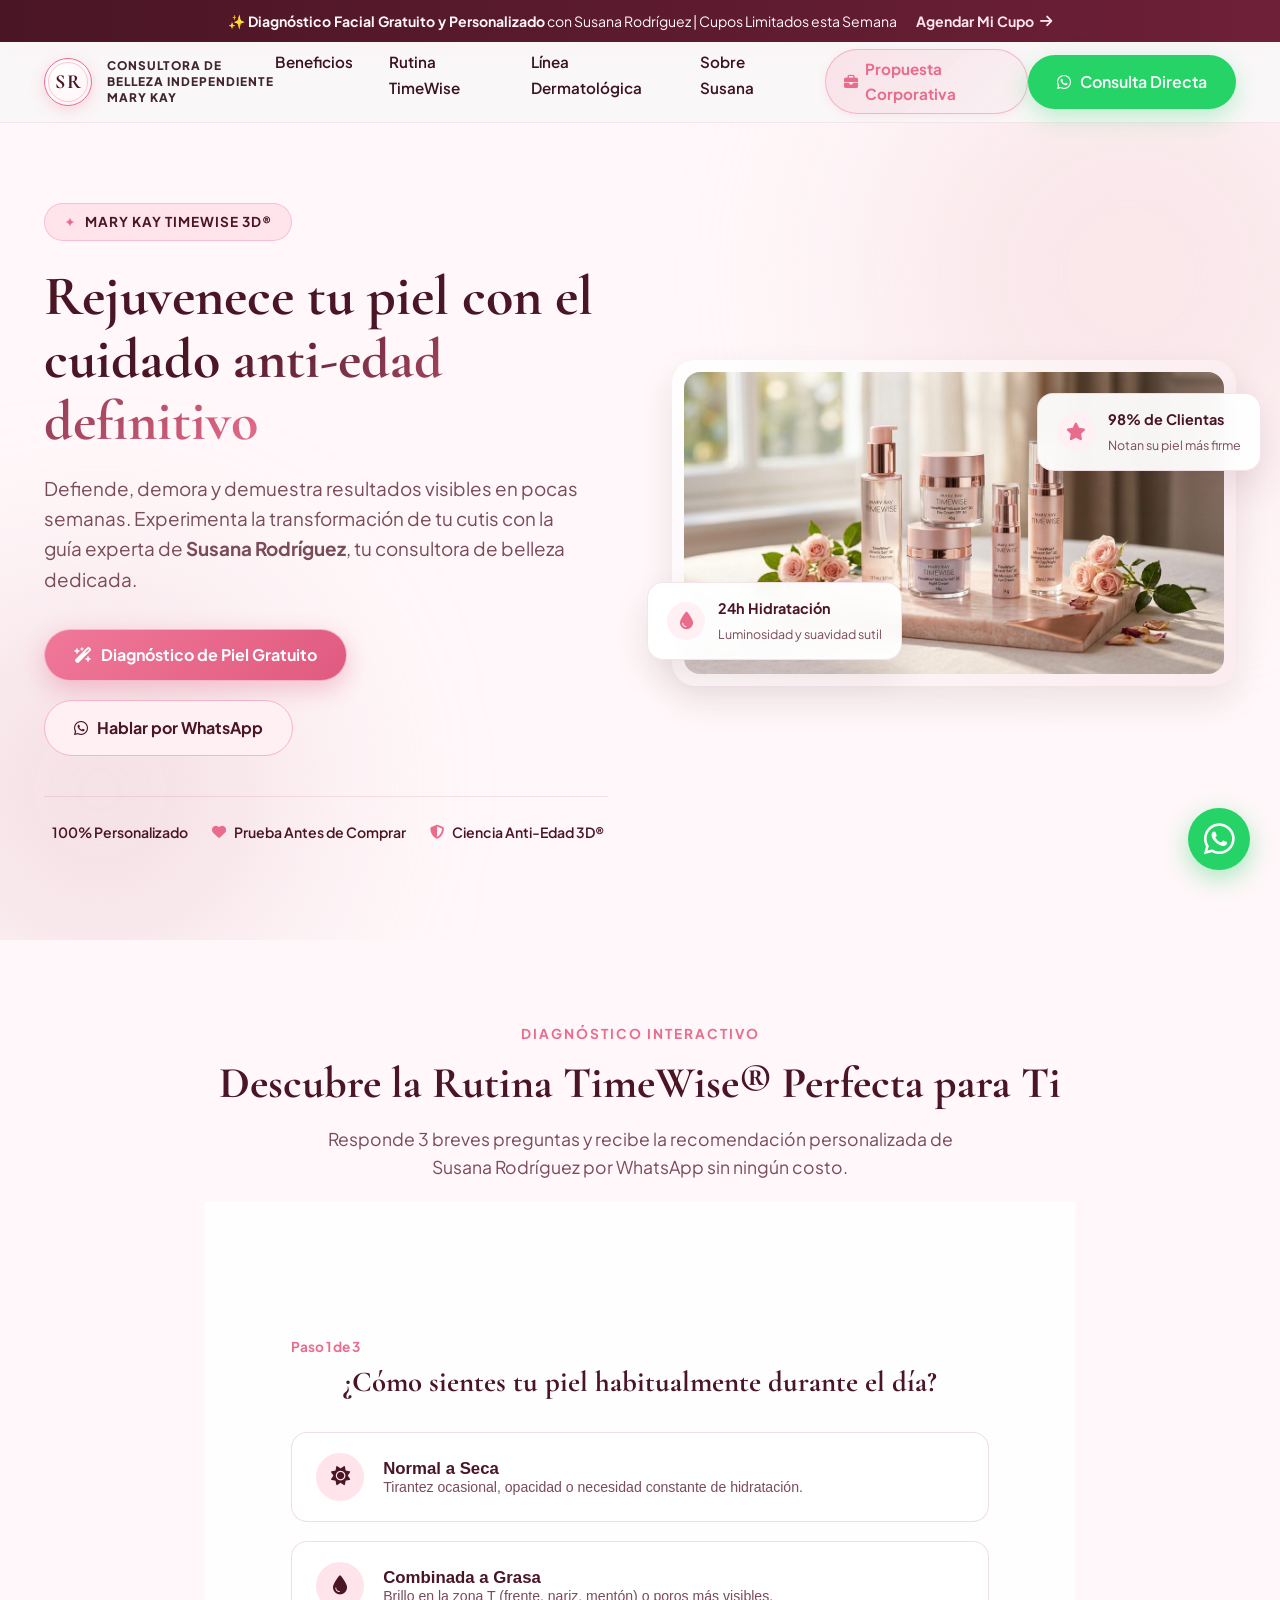
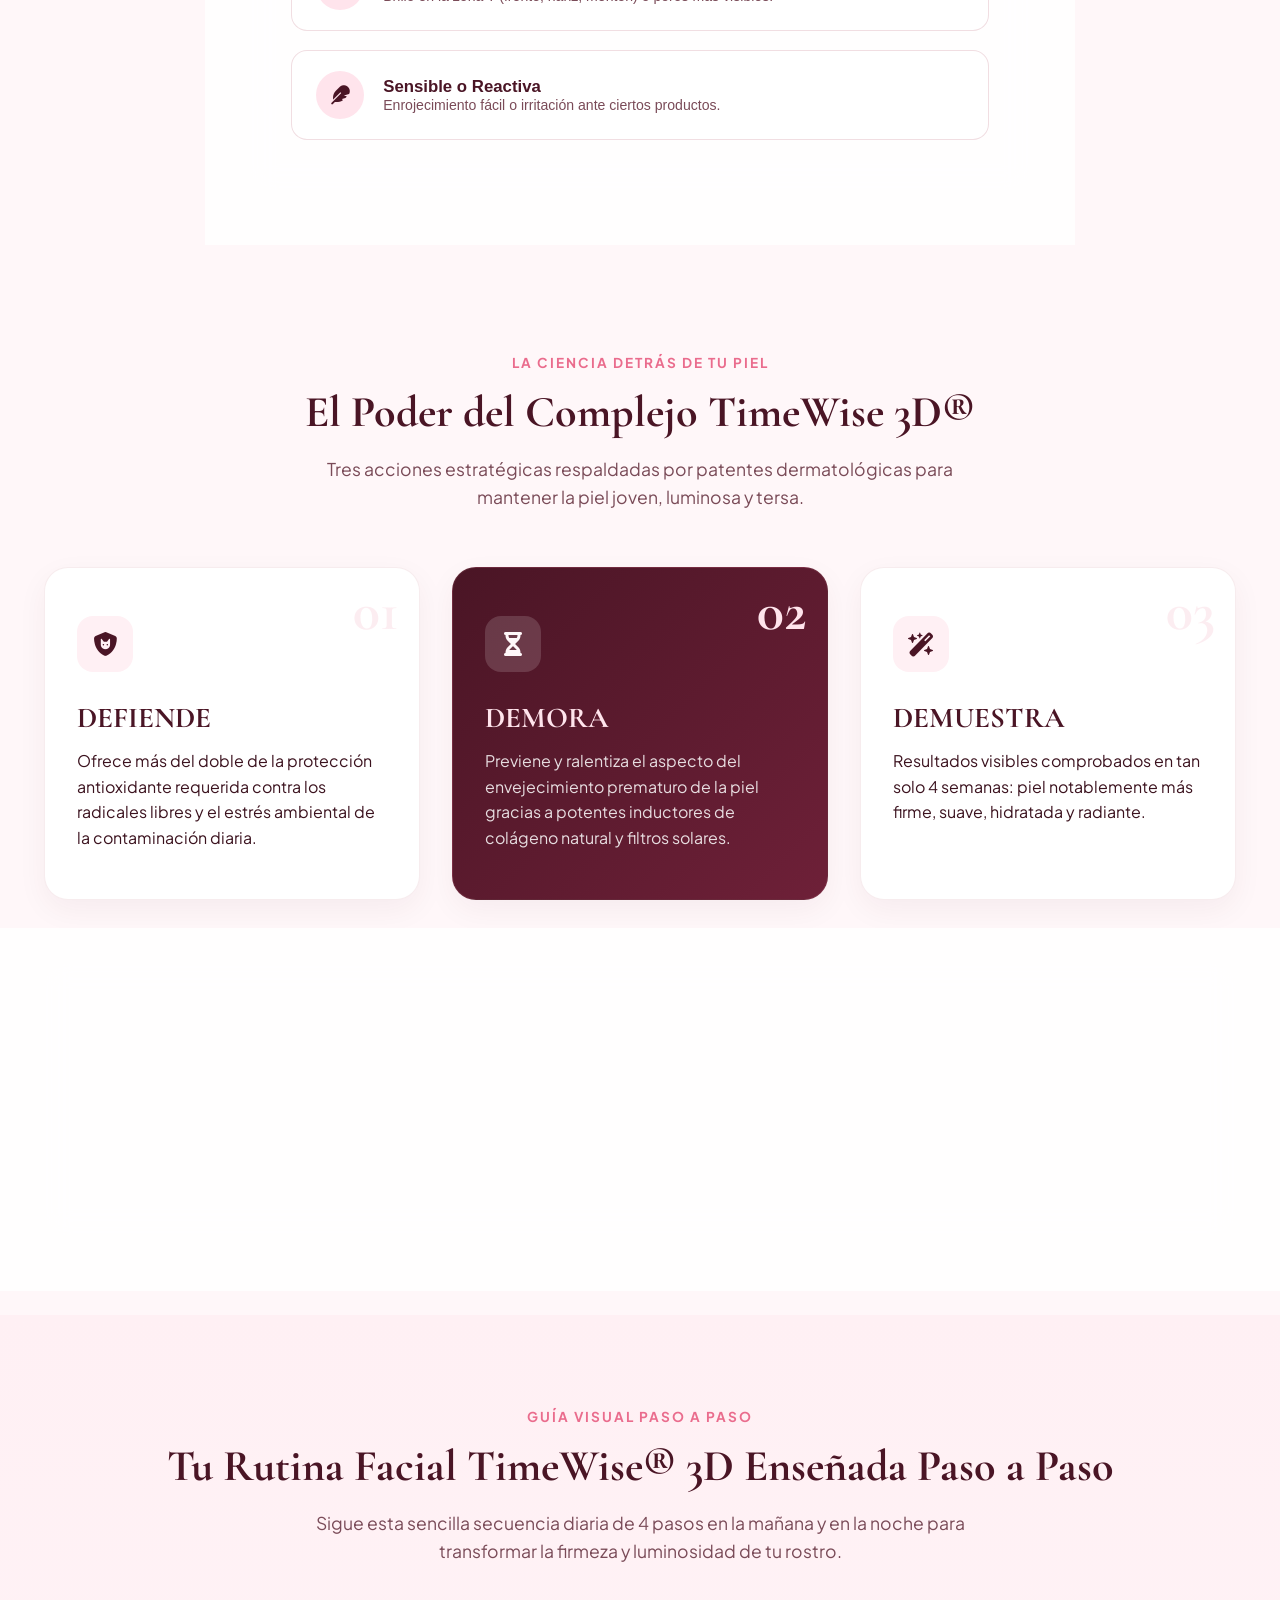
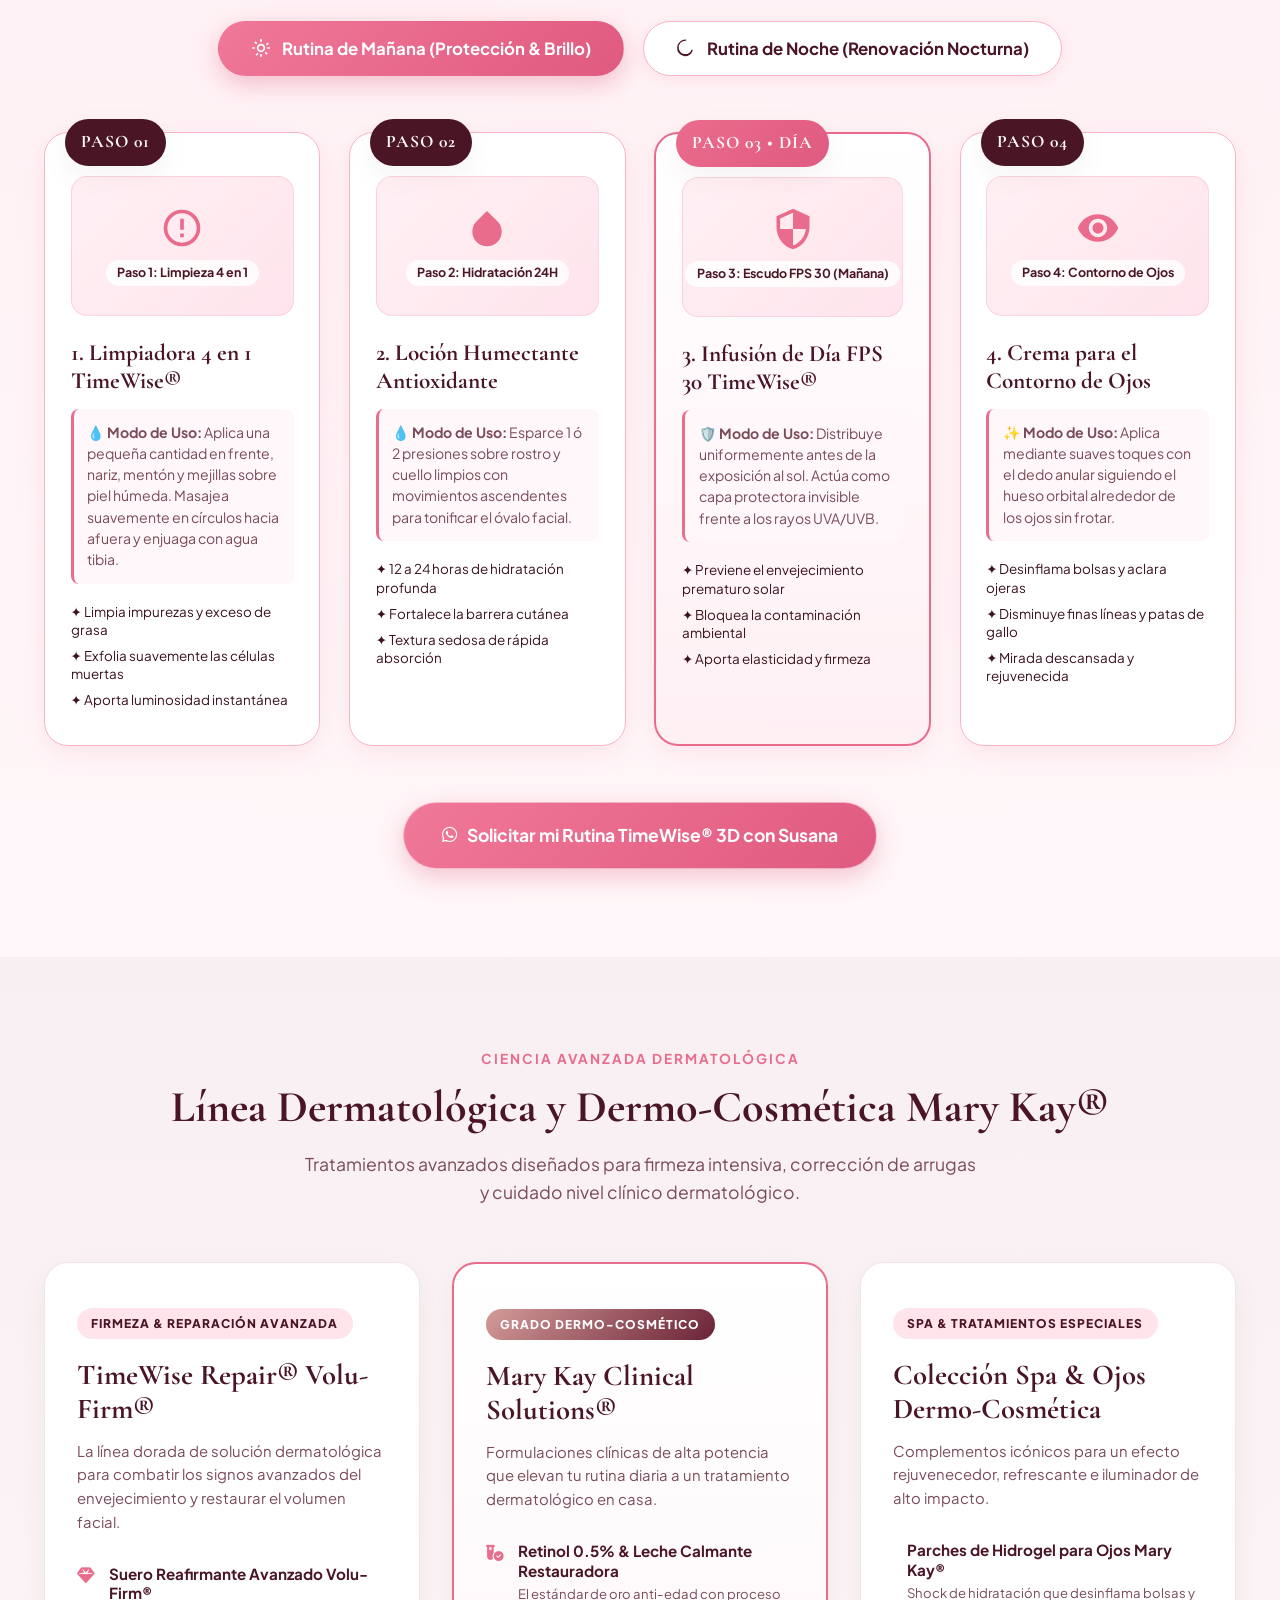
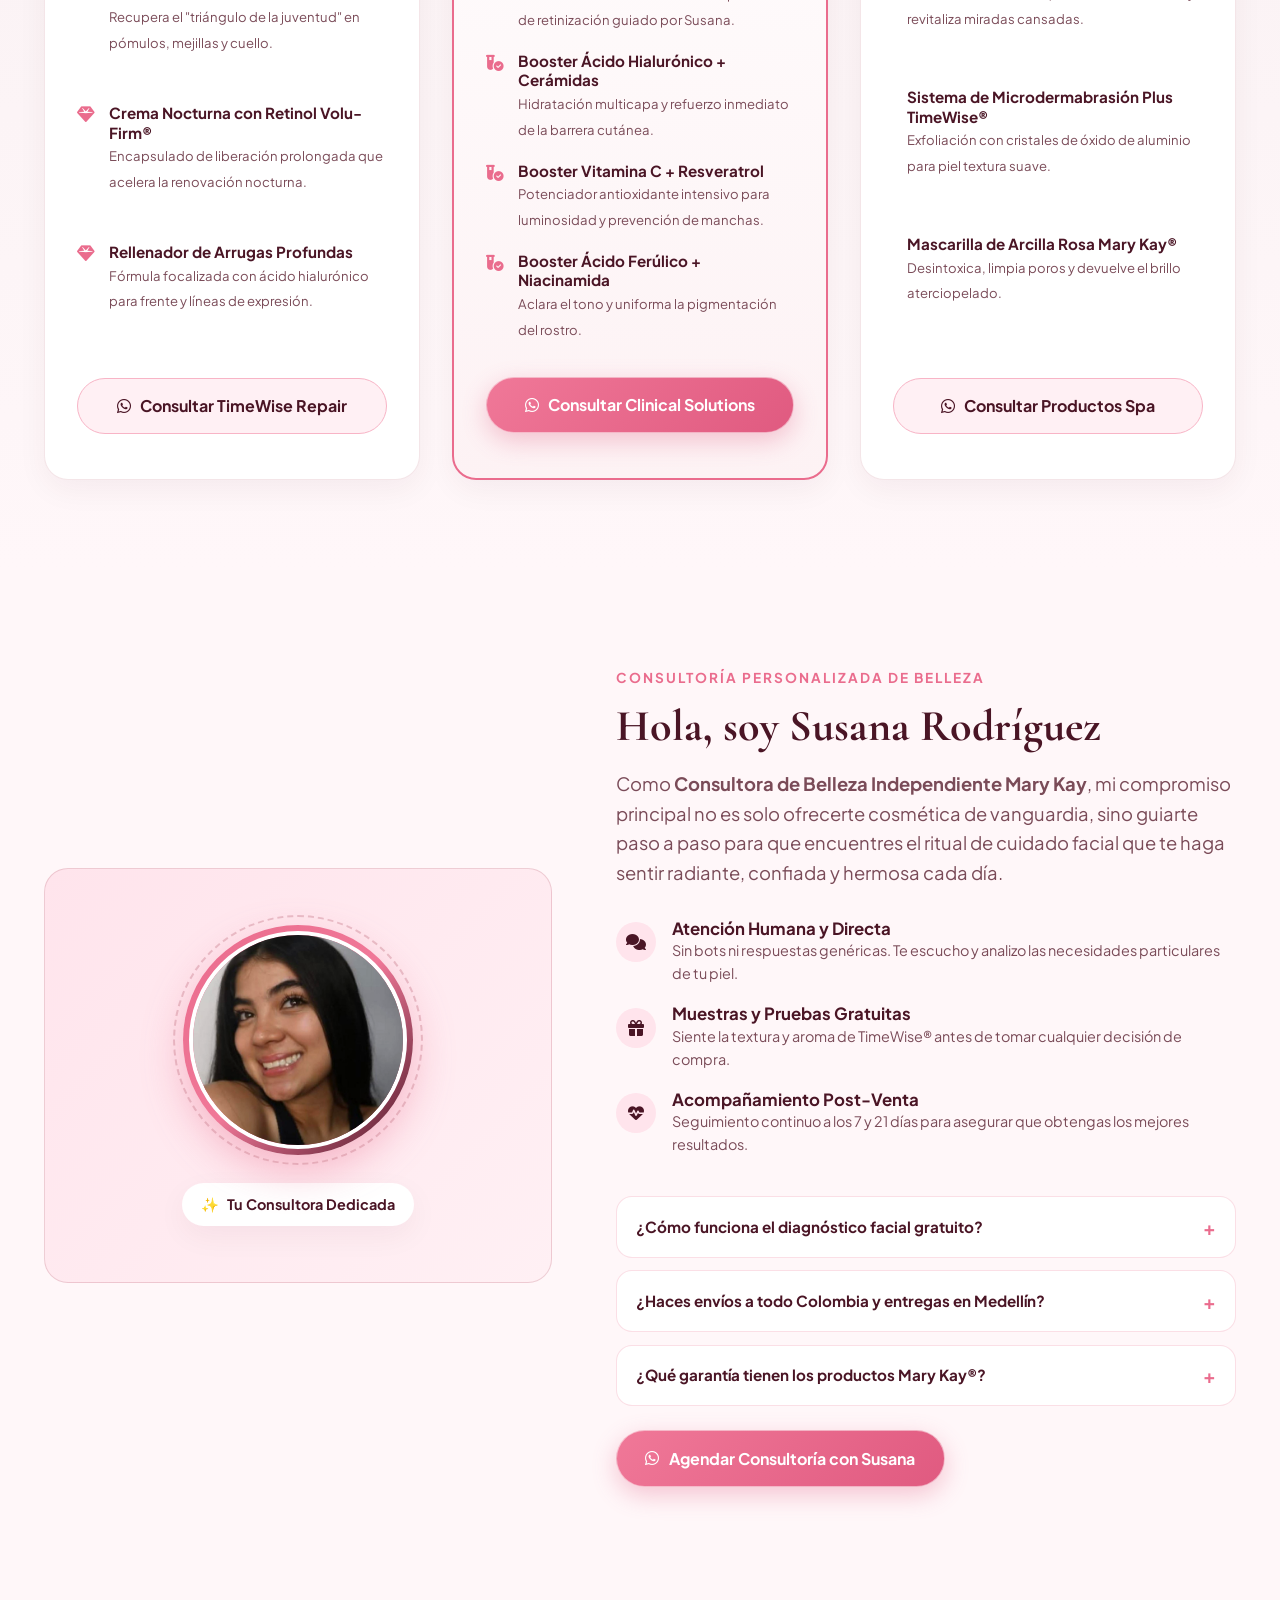
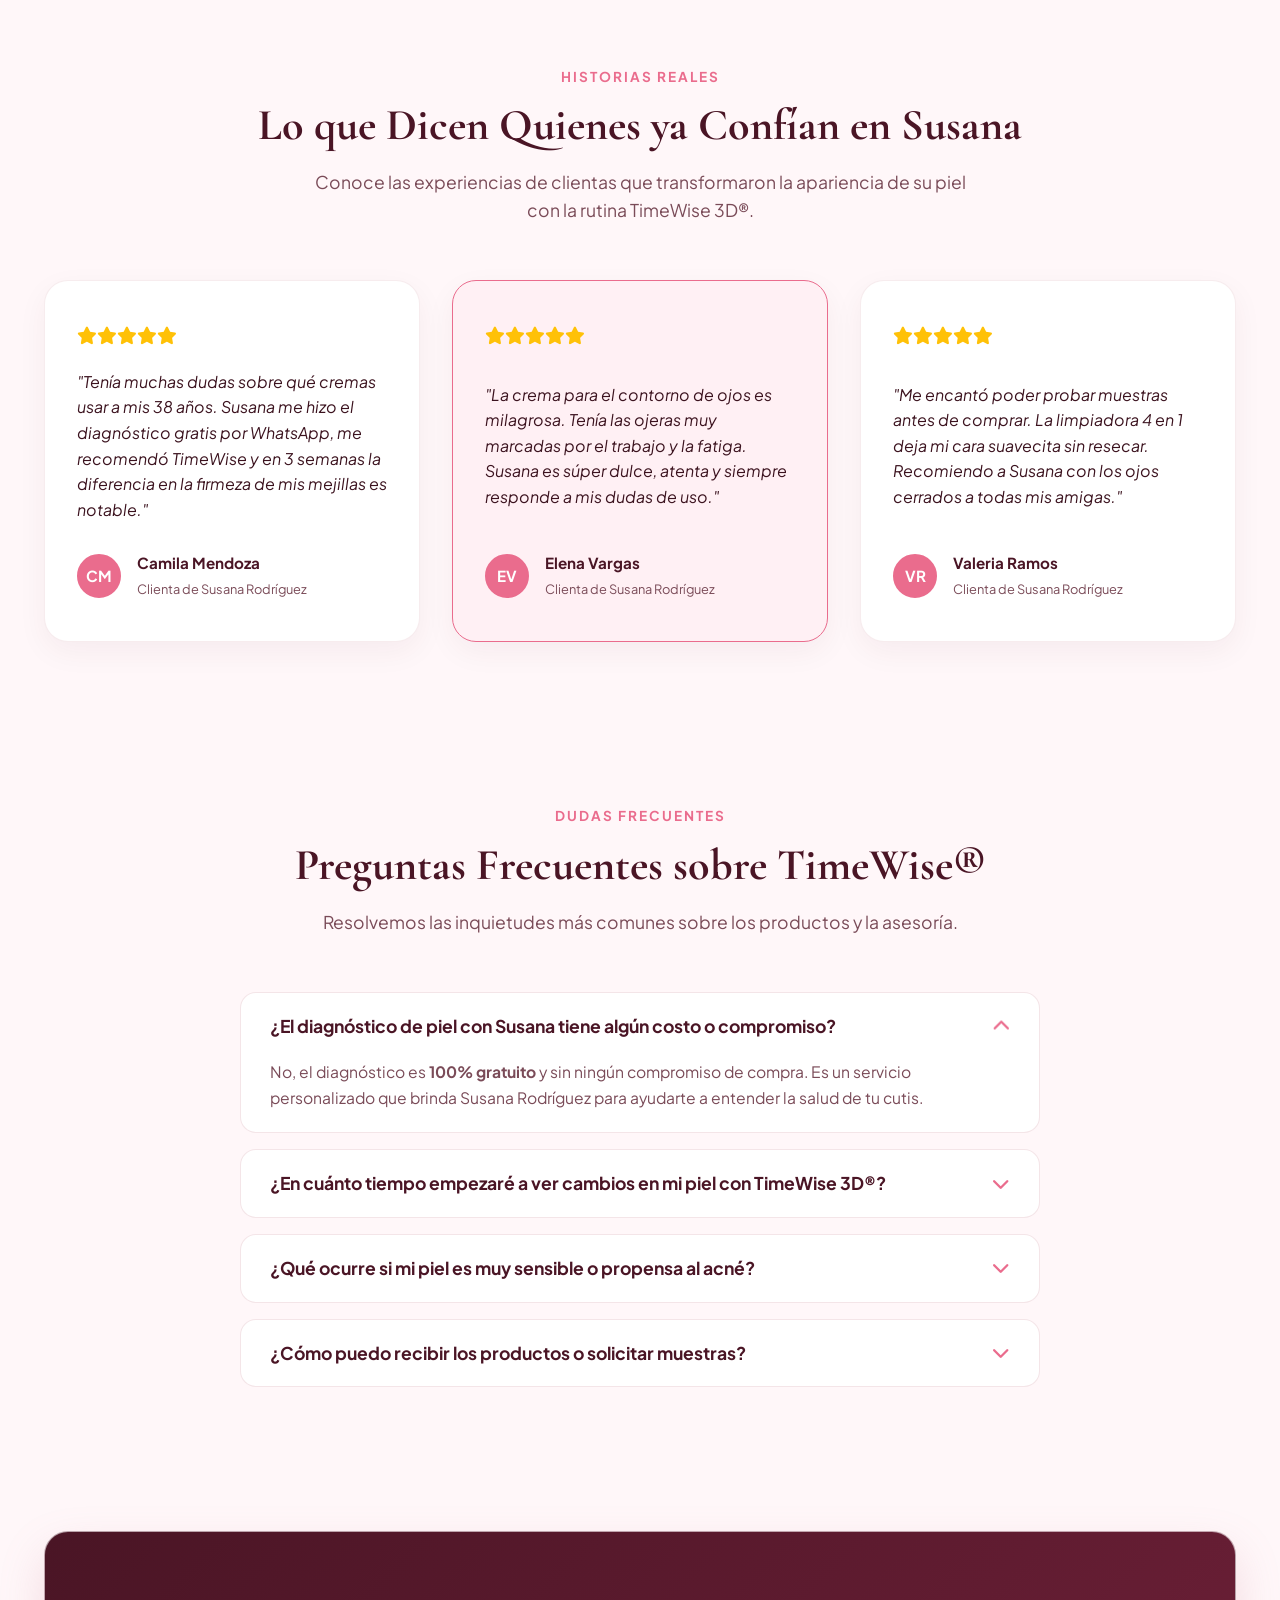
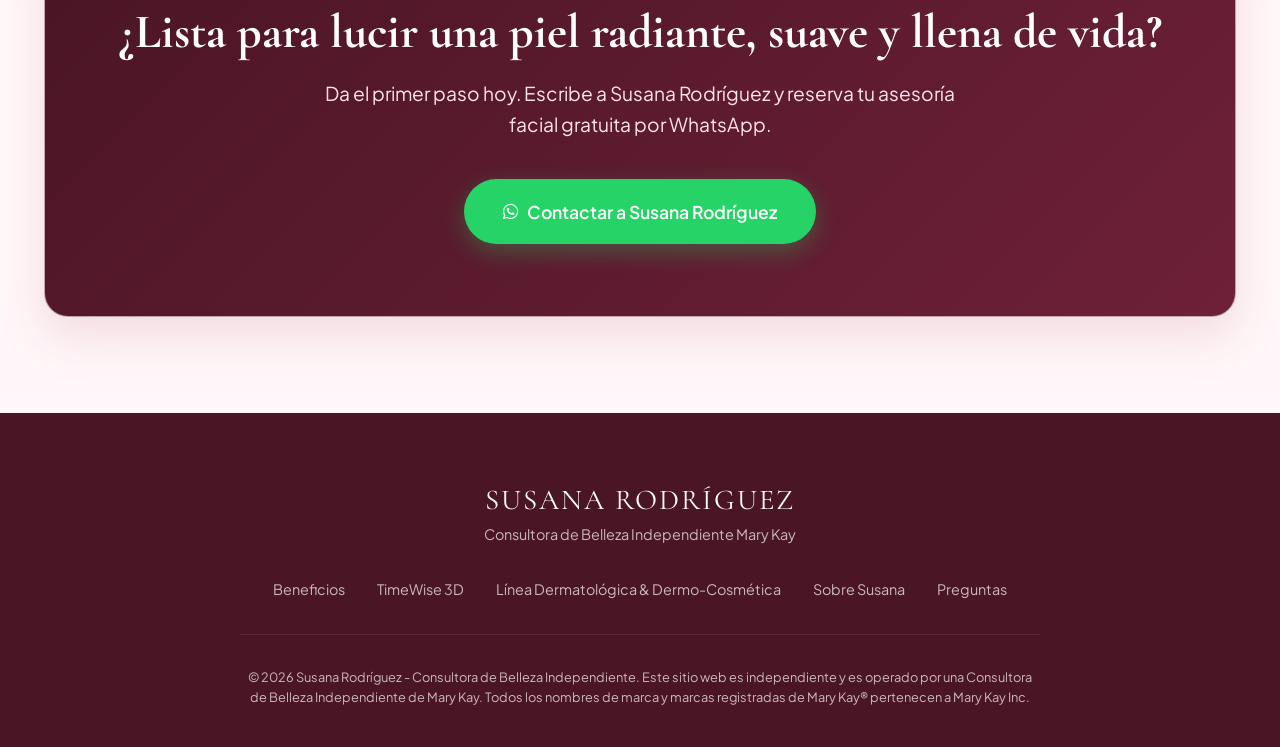
<file: index.html>
<!DOCTYPE html>
<html lang="es-CO">
<head>
  <meta charset="UTF-8">
  <meta name="viewport" content="width=device-width, initial-scale=1.0">
  <title>Susana Rodríguez | Consultora Mary Kay Colombia (Medellín & Bogotá)</title>
  <link rel="canonical" href="https://susanarodriguez.club/">
  <meta name="description" content="Diagnóstico facial gratuito y rutina anti-edad Mary Kay TimeWise® en Medellín, Bogotá y toda Colombia. Asesoría personalizada de Susana Rodríguez.">

  <!-- Favicon / Ícono de Pestaña del Navegador -->
  <link rel="icon" type="image/png" href="assets/susana-rodriguez.jpg">
  <link rel="apple-touch-icon" href="assets/susana-rodriguez.jpg">
  <link rel="icon" type="image/svg+xml" href="data:image/svg+xml,<svg xmlns='http://www.w3.org/2000/svg' viewBox='0 0 100 100'><circle cx='50' cy='50' r='48' fill='%23FFF0F4' stroke='%23EA6C8D' stroke-width='4'/><text x='50%' y='58%' font-family='sans-serif' font-size='40' font-weight='bold' fill='%234A1525' text-anchor='middle'>SR</text></svg>">

  <!-- Geo Tags & SEO Local (Colombia - Sede Medellín & Cobertura Bogotá) -->
  <meta name="geo.region" content="CO-ANT" />
  <meta name="geo.placename" content="Medellín, Antioquia, Colombia" />
  <meta name="geo.position" content="6.2442;-75.5812" />
  <meta name="ICBM" content="6.2442, -75.5812" />

  <!-- Open Graph / Redes Sociales (WhatsApp & Social Media Preview Cards) -->
  <meta property="og:locale" content="es_CO" />
  <meta property="og:type" content="website" />
  <meta property="og:title" content="Susana Rodríguez | Consultora Mary Kay Colombia (Medellín & Bogotá)" />
  <meta property="og:description" content="Diagnóstico facial y cuidado anti-edad Mary Kay en Medellín, Bogotá y toda Colombia." />
  <meta property="og:url" content="https://susanarodriguez.club/" />
  <meta property="og:site_name" content="Susana Rodríguez - Mary Kay Club" />
  <meta property="og:image" content="https://susanarodriguez.club/assets/hero-timewise.jpg" />
  <meta property="og:image:secure_url" content="https://susanarodriguez.club/assets/hero-timewise.jpg" />
  <meta property="og:image:width" content="1200" />
  <meta property="og:image:height" content="670" />
  <meta property="og:image:alt" content="Susana Rodríguez Mary Kay Colombia" />

  <!-- Twitter Card (Tarjeta de Previsualización) -->
  <meta name="twitter:card" content="summary_large_image" />
  <meta name="twitter:title" content="Susana Rodríguez | Consultora Mary Kay Colombia" />
  <meta name="twitter:description" content="Diagnóstico facial y cuidado anti-edad Mary Kay en Medellín y Bogotá." />
  <meta name="twitter:image" content="https://susanarodriguez.club/assets/hero-timewise.jpg" />

  <!-- Schema.org Datos Estructurados SEO Local -->
  <script type="application/ld+json">
  {
    "@context": "https://schema.org",
    "@type": "ProfessionalService",
    "name": "Susana Rodríguez - Consultora de Belleza Mary Kay Colombia",
    "url": "https://susanarodriguez.club/",
    "telephone": "+573215766840",
    "priceRange": "$$",
    "description": "Consultoría de belleza personalizada, diagnóstico facial gratuito y rutina anti-edad Mary Kay en Medellín, Bogotá y toda Colombia.",
    "address": {
      "@type": "PostalAddress",
      "addressLocality": "Medellín",
      "addressRegion": "Antioquia",
      "addressCountry": "CO"
    },
    "geo": {
      "@type": "GeoCoordinates",
      "latitude": 6.2442,
      "longitude": -75.5812
    },
    "areaServed": [
      {
        "@type": "City",
        "name": "Medellín"
      },
      {
        "@type": "City",
        "name": "Bogotá"
      },
      {
        "@type": "Country",
        "name": "Colombia"
      }
    ],
    "sameAs": [
      "https://wa.me/573215766840"
    ]
  }
  </script>
  
  <!-- Google Fonts -->
  <link rel="preconnect" href="https://fonts.googleapis.com">
  <link rel="preconnect" href="https://fonts.gstatic.com" crossorigin>
  <link href="https://fonts.googleapis.com/css2?family=Alex+Brush&family=Cormorant+Garamond:ital,wght@0,400;0,600;0,700;1,400;1,600;1,700&family=Playfair+Display:ital,wght@0,600;0,700;0,800;1,600&family=Plus+Jakarta+Sans:wght@300;400;500;600;700;800&display=swap" rel="stylesheet">
  
  <!-- FontAwesome Icons -->
  <link rel="preconnect" href="https://cdnjs.cloudflare.com" crossorigin>
  <link rel="stylesheet" href="https://cdnjs.cloudflare.com/ajax/libs/font-awesome/6.4.0/css/all.min.css">
  
  <!-- Stylesheets -->
  
  <link rel="stylesheet" href="styles.css?v=3.1">
</head>
<body>

  <!-- TOP ANNOUNCEMENT BAR -->
  <div class="announcement-bar">
    <div class="container announcement-content">
      <span>✨ <strong>Diagnóstico Facial Gratuito y Personalizado</strong> con Susana Rodríguez | Cupos Limitados esta Semana</span>
      <a href="#quiz" class="announcement-link">Agendar Mi Cupo <i class="fa-solid fa-arrow-right"></i></a>
    </div>
  </div>

  <!-- HEADER / NAVBAR -->
  <header class="site-header" id="header">
    <div class="container header-container">
      <a href="#" class="brand-logo" aria-label="SR Monograma - Consultora de Belleza Mary Kay">
        <div class="monogram-badge">
          <div class="badge-ring"></div>
          <span class="monogram-letters">SR</span>
          <span class="badge-sparkle-dot">✦</span>
        </div>
        <div class="brand-text-wrap">
          <span class="brand-tag">Consultora de Belleza Independiente Mary Kay</span>
        </div>
      </a>

      <nav class="main-nav" id="mainNav">
        <ul>
          <li><a href="#beneficios">Beneficios</a></li>
          <li><a href="#rutina">Rutina TimeWise</a></li>
          <li><a href="#linea-lujo">Línea Dermatológica</a></li>
          <li><a href="#susana">Sobre Susana</a></li>
          <li>
            <a href="dosier-empresarial.html" class="nav-tab-corporate" title="Propuesta de Bienestar Corporativo Mary Kay">
              <i class="fa-solid fa-briefcase"></i> Propuesta Corporativa
            </a>
          </li>
        </ul>
      </nav>

      <div class="header-actions">
        <a href="https://wa.me/573215766840?text=Hola%20Susana,%20me%20gustar%C3%ADa%20recibir%20asesor%C3%ADa%20sobre%20la%20l%C3%ADnea%20Mary%20Kay%20TimeWise" 
           target="_blank" rel="noopener noreferrer" class="btn btn-whatsapp header-btn">
          <i class="fa-brands fa-whatsapp"></i> <span>Consulta Directa</span>
        </a>
        <button class="mobile-toggle" id="mobileToggle" type="button" aria-label="Abrir menú" aria-controls="mainNav" aria-expanded="false">
          <i class="fa-solid fa-bars"></i>
        </button>
      </div>
    </div>
  </header>

  <!-- HERO SECTION -->
  <section class="hero-section" id="hero">
    <div class="hero-bg-blobs">
      <div class="blob blob-1"></div>
      <div class="blob blob-2"></div>
    </div>
    
    <div class="container hero-grid">
      <div class="hero-text-content">
        <div class="badge-pill">
          <span class="badge-icon">✦</span>
          <span>MARY KAY TIMEWISE 3D®</span>
        </div>
        
        <h1 class="hero-title">
          Rejuvenece tu piel con el cuidado <span class="highlight-text">anti-edad definitivo</span>
        </h1>
        
        <p class="hero-description">
          Defiende, demora y demuestra resultados visibles en pocas semanas. Experimenta la transformación de tu cutis con la guía experta de <strong>Susana Rodríguez</strong>, tu consultora de belleza dedicada.
        </p>

        <div class="hero-cta-group">
          <button class="btn btn-primary btn-glow" id="openQuizHero">
            <i class="fa-solid fa-wand-magic-sparkles"></i>
            <span>Diagnóstico de Piel Gratuito</span>
          </button>
          
          <a href="https://wa.me/573215766840?text=Hola%20Susana,%20quiero%20conocer%20m%C3%A1s%20sobre%20TimeWise%203D" 
             target="_blank" rel="noopener noreferrer" class="btn btn-secondary">
            <i class="fa-brands fa-whatsapp"></i>
            <span>Hablar por WhatsApp</span>
          </a>
        </div>

        <div class="hero-trust-badges">
          <div class="trust-item">
            <i class="fa-solid fa-sparkles"></i>
            <span>100% Personalizado</span>
          </div>
          <div class="trust-item">
            <i class="fa-solid fa-heart"></i>
            <span>Prueba Antes de Comprar</span>
          </div>
          <div class="trust-item">
            <i class="fa-solid fa-shield-halved"></i>
            <span>Ciencia Anti-Edad 3D®</span>
          </div>
        </div>
      </div>

      <div class="hero-visual">
        <div class="hero-image-wrapper">
          <img src="assets/hero-timewise.jpg" alt="Colección de productos Mary Kay TimeWise 3D" class="hero-main-img" width="1200" height="670" fetchpriority="high" decoding="async">
          
          <!-- Floating Stat Badge 1 -->
          <div class="floating-badge badge-top-right">
            <div class="badge-icon-box"><i class="fa-solid fa-star"></i></div>
            <div class="badge-text">
              <strong>98% de Clientas</strong>
              <span>Notan su piel más firme</span>
            </div>
          </div>

          <!-- Floating Stat Badge 2 -->
          <div class="floating-badge badge-bottom-left">
            <div class="badge-icon-box"><i class="fa-solid fa-droplet"></i></div>
            <div class="badge-text">
              <strong>24h Hidratación</strong>
              <span>Luminosidad y suavidad sutil</span>
            </div>
          </div>
        </div>
      </div>
    </div>
  </section>

  <!-- QUIZ INTERACTIVO / DIAGNÓSTICO -->
  <section class="quiz-section" id="quiz">
    <div class="container">
      <div class="section-header text-center">
        <span class="sub-title">DIAGNÓSTICO INTERACTIVO</span>
        <h2 class="section-title">Descubre la Rutina TimeWise® Perfecta para Ti</h2>
        <p class="section-desc">Responde 3 breves preguntas y recibe la recomendación personalizada de Susana Rodríguez por WhatsApp sin ningún costo.</p>
      </div>

      <div class="quiz-card glass-card">
        <div class="quiz-progress">
          <div class="progress-bar" id="progressBar"></div>
        </div>

        <div class="quiz-content" id="quizContainer">
          <!-- Step 1 -->
          <div class="quiz-step active" data-step="1">
            <span class="step-indicator">Paso 1 de 3</span>
            <h3 class="quiz-question">¿Cómo sientes tu piel habitualmente durante el día?</h3>
            <div class="quiz-options">
              <button class="quiz-option-btn" data-field="skinType" data-value="Normal a Seca">
                <div class="option-icon"><i class="fa-solid fa-sun"></i></div>
                <div class="option-info">
                  <strong>Normal a Seca</strong>
                  <span>Tirantez ocasional, opacidad o necesidad constante de hidratación.</span>
                </div>
              </button>

              <button class="quiz-option-btn" data-field="skinType" data-value="Combinada a Grasa">
                <div class="option-icon"><i class="fa-solid fa-droplet"></i></div>
                <div class="option-info">
                  <strong>Combinada a Grasa</strong>
                  <span>Brillo en la zona T (frente, nariz, mentón) o poros más visibles.</span>
                </div>
              </button>

              <button class="quiz-option-btn" data-field="skinType" data-value="Sensible / Mixta">
                <div class="option-icon"><i class="fa-solid fa-feather"></i></div>
                <div class="option-info">
                  <strong>Sensible o Reactiva</strong>
                  <span>Enrojecimiento fácil o irritación ante ciertos productos.</span>
                </div>
              </button>
            </div>
          </div>

          <!-- Step 2 -->
          <div class="quiz-step" data-step="2">
            <span class="step-indicator">Paso 2 de 3</span>
            <h3 class="quiz-question">¿Cuál es tu principal objetivo para cuidar tu rostro?</h3>
            <div class="quiz-options">
              <button class="quiz-option-btn" data-field="goal" data-value="Prevenir y Reducir Líneas de Expresión">
                <div class="option-icon"><i class="fa-solid fa-sparkles"></i></div>
                <div class="option-info">
                  <strong>Firmeza y Anti-Líneas</strong>
                  <span>Suavizar líneas de expresión en frente, contorno y frente a la boca.</span>
                </div>
              </button>

              <button class="quiz-option-btn" data-field="goal" data-value="Devolver Luminosidad y Tono Uniforme">
                <div class="option-icon"><i class="fa-solid fa-sun"></i></div>
                <div class="option-info">
                  <strong>Luminosidad y Brillo Natural</strong>
                  <span>Eliminar aspecto cansado y unificar el tono de la piel.</span>
                </div>
              </button>

              <button class="quiz-option-btn" data-field="goal" data-value="Reducir Ojeras y Bolsas en los Ojos">
                <div class="option-icon"><i class="fa-solid fa-eye"></i></div>
                <div class="option-info">
                  <strong>Mirada Descansada</strong>
                  <span>Cuidar la delicada zona de las ojeras, finas arrugas y firmeza ocular.</span>
                </div>
              </button>
            </div>
          </div>

          <!-- Step 3 -->
          <div class="quiz-step" data-step="3">
            <span class="step-indicator">Paso 3 de 3</span>
            <h3 class="quiz-question">¿Cuál es tu rango de edad estimado?</h3>
            <div class="quiz-options">
              <button class="quiz-option-btn" data-field="age" data-value="20 - 30 años">
                <div class="option-icon"><span>20s</span></div>
                <div class="option-info">
                  <strong>20 a 30 Años</strong>
                  <span>Prevención de los primeros signos de envejecimiento ambiental.</span>
                </div>
              </button>

              <button class="quiz-option-btn" data-field="age" data-value="31 - 45 años">
                <div class="option-icon"><span>30s</span></div>
                <div class="option-info">
                  <strong>31 a 45 Años</strong>
                  <span>Tratamiento intensivo para conservar firmeza y prevenir arrugas.</span>
                </div>
              </button>

              <button class="quiz-option-btn" data-field="age" data-value="46+ años">
                <div class="option-icon"><span>45+</span></div>
                <div class="option-info">
                  <strong>46 Años en Adelante</strong>
                  <span>Renovación celular profunda, nutrición intensa y lifting.</span>
                </div>
              </button>
            </div>
          </div>

          <!-- Result Step -->
          <div class="quiz-step" data-step="result">
            <div class="result-box">
              <div class="result-icon"><i class="fa-solid fa-circle-check"></i></div>
              <h3>¡Tu Diagnóstico de Piel está Listo!</h3>
              <p>Hemos preparado una recomendación personalizada de la serie TimeWise® adaptada exactamente a tus necesidades.</p>

              <div class="summary-card">
                <div class="summary-item"><strong>Tipo de Piel:</strong> <span id="sumSkin">--</span></div>
                <div class="summary-item"><strong>Meta Principal:</strong> <span id="sumGoal">--</span></div>
                <div class="summary-item"><strong>Edad:</strong> <span id="sumAge">--</span></div>
              </div>

              <a id="btnSendWhatsAppQuiz" href="#" target="_blank" rel="noopener noreferrer" class="btn btn-whatsapp btn-large">
                <i class="fa-brands fa-whatsapp"></i>
                <span>Enviar Respuestas a Susana Rodríguez por WhatsApp</span>
              </a>
              <span class="result-note">🔒 Tus datos son confidenciales y el análisis es totalmente gratuito.</span>
            </div>
          </div>
        </div>
      </div>
    </div>
  </section>

  <!-- BENEFICIOS DE LA CIENCIA TIMEWISE 3D® -->
  <section class="benefits-section" id="beneficios">
    <div class="container">
      <div class="section-header text-center">
        <span class="sub-title">LA CIENCIA DETRÁS DE TU PIEL</span>
        <h2 class="section-title">El Poder del Complejo TimeWise 3D®</h2>
        <p class="section-desc">Tres acciones estratégicas respaldadas por patentes dermatológicas para mantener la piel joven, luminosa y tersa.</p>
      </div>

      <div class="benefits-grid">
        <!-- Benefit Card 1 -->
        <div class="benefit-card">
          <div class="benefit-number">01</div>
          <div class="benefit-icon-wrapper">
            <i class="fa-solid fa-shield-cat"></i>
          </div>
          <h3>DEFIENDE</h3>
          <p>Ofrece más del doble de la protección antioxidante requerida contra los radicales libres y el estrés ambiental de la contaminación diaria.</p>
        </div>

        <!-- Benefit Card 2 -->
        <div class="benefit-card highlighted">
          <div class="benefit-number">02</div>
          <div class="benefit-icon-wrapper">
            <i class="fa-solid fa-hourglass-half"></i>
          </div>
          <h3>DEMORA</h3>
          <p>Previene y ralentiza el aspecto del envejecimiento prematuro de la piel gracias a potentes inductores de colágeno natural y filtros solares.</p>
        </div>

        <!-- Benefit Card 3 -->
        <div class="benefit-card">
          <div class="benefit-number">03</div>
          <div class="benefit-icon-wrapper">
            <i class="fa-solid fa-wand-magic-sparkles"></i>
          </div>
          <h3>DEMUESTRA</h3>
          <p>Resultados visibles comprobados en tan solo 4 semanas: piel notablemente más firme, suave, hidratada y radiante.</p>
        </div>
      </div>

      <!-- INGREDIENTES PODEROSOS -->
      <div class="ingredients-box glass-card">
        <h3 class="ingredients-title">Ingredientes Clave de Alta Eficacia</h3>
        <div class="ingredients-grid">
          <div class="ingredient-item">
            <div class="ing-badge"><i class="fa-solid fa-flask"></i></div>
            <div class="ing-text">
              <h4>Resveratrol Encapsulado</h4>
              <p>Triple beneficio antioxidante que unifica el tono y apoya el colágeno natural de la piel.</p>
            </div>
          </div>

          <div class="ingredient-item">
            <div class="ing-badge"><i class="fa-solid fa-sun"></i></div>
            <div class="ing-text">
              <h4>Vitamina B3 (Niacinamida)</h4>
              <p>Conocida por su poder iluminador y su capacidad para acelerar la renovación celular.</p>
            </div>
          </div>

          <div class="ingredient-item">
            <div class="ing-badge"><i class="fa-solid fa-dna"></i></div>
            <div class="ing-text">
              <h4>Péptido Anti-Edad</h4>
              <p>Promueve la elasticidad, firmeza y reduce la profundidad de las líneas de expresión.</p>
            </div>
          </div>
        </div>
      </div>
    </div>
  </section>

  <!-- RUTINA DE PRODUCTOS TIMEWISE 3D (PASO A PASO VISUAL) -->
  <section class="products-section" id="rutina">
    <div class="container">
      <div class="section-header text-center">
        <span class="sub-title">GUÍA VISUAL PASO A PASO</span>
        <h2 class="section-title">Tu Rutina Facial TimeWise® 3D Enseñada Paso a Paso</h2>
        <p class="section-desc">Sigue esta sencilla secuencia diaria de 4 pasos en la mañana y en la noche para transformar la firmeza y luminosidad de tu rostro.</p>
      </div>

      <!-- Selector de Rutina (Mañana / Noche) -->
      <div class="routine-toggle-tabs">
        <button class="routine-tab-btn active" id="tabMorning" data-mode="morning" type="button">
          <svg class="routine-icon-svg" viewBox="0 0 24 24" width="20" height="20" fill="currentColor"><path d="M12 7c-2.76 0-5 2.24-5 5s2.24 5 5 5 5-2.24 5-5-2.24-5-5-5zm0 8c-1.65 0-3-1.35-3-3s1.35-3 3-3 3 1.35 3 3-1.35 3-3 3zM2 13h2c.55 0 1-.45 1-1s-.45-1-1-1H2c-.55 0-1 .45-1 1s.45 1 1 1zm18 0h2c.55 0 1-.45 1-1s-.45-1-1-1h-2c-.55 0-1 .45-1 1s.45 1 1 1zM11 2v2c0 .55.45 1 1 1s1-.45 1-1V2c0-.55-.45-1-1-1s-1 .45-1 1zm0 18v2c0 .55.45 1 1 1s1-.45 1-1v-2c0-.55-.45-1-1-1s-1 .45-1 1zM5.99 4.58c-.39-.39-1.03-.39-1.41 0s-.39 1.03 0 1.41l1.06 1.06c.39.39 1.03.39 1.41 0s.39-1.03 0-1.41L5.99 4.58zm12.37 12.37c-.39-.39-1.03-.39-1.41 0s-.39 1.03 0 1.41l1.06 1.06c.39.39 1.03.39 1.41 0s.39-1.03 0-1.41l-1.06-1.06zM7.05 18.36l-1.06 1.06c-.39.39-.39 1.03 0 1.41s1.03.39 1.41 0l1.06-1.06c.39-.39.39-1.03 0-1.41s-1.03-.39-1.41 0zm12.37-12.37l-1.06 1.06c-.39.39-.39 1.03 0 1.41s1.03.39 1.41 0l1.06-1.06c.39-.39.39-1.03 0-1.41s-1.03-.39-1.41 0z"/></svg>
          <span>Rutina de Mañana (Protección & Brillo)</span>
        </button>
        <button class="routine-tab-btn" id="tabNight" data-mode="night" type="button">
          <svg class="routine-icon-svg" viewBox="0 0 24 24" width="20" height="20" fill="currentColor"><path d="M12.3 2a10 10 0 0 0-1.9 20 10 10 0 0 0 9.6-7 1 1 0 0 0-1.2-1.3 8 8 0 1 1-7.8-10.4 1 1 0 0 0 1.3-1.3z"/></svg>
          <span>Rutina de Noche (Renovación Nocturna)</span>
        </button>
      </div>

      <div class="routine-steps-grid">
        <!-- Paso 1 -->
        <div class="step-visual-card">
          <div class="step-badge">PASO 01</div>
          <div class="step-image-frame">
            <div class="step-illustration step-1-ill">
              <svg viewBox="0 0 24 24" width="44" height="44" fill="#EA6C8D"><path d="M12 2a10 10 0 1 0 10 10A10 10 0 0 0 12 2zm0 18a8 8 0 1 1 8-8 8 8 0 0 1-8 8zm-1-13h2v6h-2zm0 8h2v2h-2z"/></svg>
              <span class="step-ill-tag">Paso 1: Limpieza 4 en 1</span>
            </div>
          </div>
          <div class="step-card-body">
            <h3 class="step-title">1. Limpiadora 4 en 1 TimeWise®</h3>
            <p class="step-howto">💧 <strong>Modo de Uso:</strong> Aplica una pequeña cantidad en frente, nariz, mentón y mejillas sobre piel húmeda. Masajea suavemente en círculos hacia afuera y enjuaga con agua tibia.</p>
            <ul class="step-benefits">
              <li>✦ Limpia impurezas y exceso de grasa</li>
              <li>✦ Exfolia suavemente las células muertas</li>
              <li>✦ Aporta luminosidad instantánea</li>
            </ul>
          </div>
        </div>

        <!-- Paso 2 -->
        <div class="step-visual-card">
          <div class="step-badge">PASO 02</div>
          <div class="step-image-frame">
            <div class="step-illustration step-2-ill">
              <svg viewBox="0 0 24 24" width="44" height="44" fill="#EA6C8D"><path d="M12 2.69l5.66 5.66a8 8 0 1 1-11.31 0z"/></svg>
              <span class="step-ill-tag">Paso 2: Hidratación 24H</span>
            </div>
          </div>
          <div class="step-card-body">
            <h3 class="step-title">2. Loción Humectante Antioxidante</h3>
            <p class="step-howto">💧 <strong>Modo de Uso:</strong> Esparce 1 ó 2 presiones sobre rostro y cuello limpios con movimientos ascendentes para tonificar el óvalo facial.</p>
            <ul class="step-benefits">
              <li>✦ 12 a 24 horas de hidratación profunda</li>
              <li>✦ Fortalece la barrera cutánea</li>
              <li>✦ Textura sedosa de rápida absorción</li>
            </ul>
          </div>
        </div>

        <!-- Paso 3 -->
        <div class="step-visual-card highlighted-step">
          <div class="step-badge badge-mode" id="step3Badge">PASO 03 • DÍA</div>
          <div class="step-image-frame">
            <div class="step-illustration step-3-ill" id="step3Ill">
              <svg viewBox="0 0 24 24" width="44" height="44" fill="#EA6C8D"><path d="M12 1L3 5v6c0 5.55 3.84 10.74 9 12 5.16-1.26 9-6.45 9-12V5l-9-4zm0 10.99h7c-.53 4.12-3.28 7.79-7 8.94V12H5V6.3l7-3.11v8.8z"/></svg>
              <span class="step-ill-tag" id="step3IllTag">Paso 3: Escudo FPS 30 (Mañana)</span>
            </div>
          </div>
          <div class="step-card-body">
            <h3 class="step-title" id="step3Title">3. Infusión de Día FPS 30 TimeWise®</h3>
            <p class="step-howto" id="step3Howto">🛡️ <strong>Modo de Uso:</strong> Distribuye uniformemente antes de la exposición al sol. Actúa como capa protectora invisible frente a los rayos UVA/UVB.</p>
            <ul class="step-benefits" id="step3Benefits">
              <li>✦ Previene el envejecimiento prematuro solar</li>
              <li>✦ Bloquea la contaminación ambiental</li>
              <li>✦ Aporta elasticidad y firmeza</li>
            </ul>
          </div>
        </div>

        <!-- Paso 4 -->
        <div class="step-visual-card">
          <div class="step-badge">PASO 04</div>
          <div class="step-image-frame">
            <div class="step-illustration step-4-ill">
              <svg viewBox="0 0 24 24" width="44" height="44" fill="#EA6C8D"><path d="M12 4.5C7 4.5 2.73 7.61 1 12c1.73 4.39 6 7.5 11 7.5s9.27-3.11 11-7.5c-1.73-4.39-6-7.5-11-7.5zM12 17c-2.76 0-5-2.24-5-5s2.24-5 5-5 5 2.24 5 5-2.24 5-5 5zm0-8c-1.66 0-3 1.34-3 3s1.34 3 3 3 3-1.34 3-3-1.34-3-3-3z"/></svg>
              <span class="step-ill-tag">Paso 4: Contorno de Ojos</span>
            </div>
          </div>
          <div class="step-card-body">
            <h3 class="step-title">4. Crema para el Contorno de Ojos</h3>
            <p class="step-howto">✨ <strong>Modo de Uso:</strong> Aplica mediante suaves toques con el dedo anular siguiendo el hueso orbital alrededor de los ojos sin frotar.</p>
            <ul class="step-benefits">
              <li>✦ Desinflama bolsas y aclara ojeras</li>
              <li>✦ Disminuye finas líneas y patas de gallo</li>
              <li>✦ Mirada descansada y rejuvenecida</li>
            </ul>
          </div>
        </div>
      </div>

      <div class="text-center margin-top-lg">
        <a href="https://wa.me/573215766840?text=Hola%20Susana,%20quiero%20solicitar%20el%20Juego%20Milagroso%20TimeWise%203D%20y%20aprender%20mi%20rutina" 
           target="_blank" rel="noopener noreferrer" class="btn btn-primary btn-large">
          <i class="fa-brands fa-whatsapp"></i>
          <span>Solicitar mi Rutina TimeWise® 3D con Susana</span>
        </a>
      </div>
    </div>
  </section>

  <!-- LÍNEA DERMATOLÓGICA Y DERMO-COSMÉTICA MARY KAY -->
  <section class="luxury-line-section" id="linea-lujo">
    <div class="container">
      <div class="section-header text-center">
        <span class="sub-title">CIENCIA AVANZADA DERMATOLÓGICA</span>
        <h2 class="section-title">Línea Dermatológica y Dermo-Cosmética Mary Kay®</h2>
        <p class="section-desc">Tratamientos avanzados diseñados para firmeza intensiva, corrección de arrugas y cuidado nivel clínico dermatológico.</p>
      </div>

      <div class="luxury-categories-grid">
        <!-- Colección 1: TimeWise Repair Volu-Firm -->
        <div class="luxury-category-card">
          <div class="luxury-card-badge">Firmeza & Reparación Avanzada</div>
          <h3 class="luxury-card-title">TimeWise Repair® Volu-Firm®</h3>
          <p class="luxury-card-desc">La línea dorada de solución dermatológica para combatir los signos avanzados del envejecimiento y restaurar el volumen facial.</p>

          <ul class="luxury-products-list">
            <li>
              <i class="fa-solid fa-gem"></i>
              <div>
                <strong>Suero Reafirmante Avanzado Volu-Firm®</strong>
                <span>Recupera el "triángulo de la juventud" en pómulos, mejillas y cuello.</span>
              </div>
            </li>
            <li>
              <i class="fa-solid fa-gem"></i>
              <div>
                <strong>Crema Nocturna con Retinol Volu-Firm®</strong>
                <span>Encapsulado de liberación prolongada que acelera la renovación nocturna.</span>
              </div>
            </li>
            <li>
              <i class="fa-solid fa-gem"></i>
              <div>
                <strong>Rellenador de Arrugas Profundas</strong>
                <span>Fórmula focalizada con ácido hialurónico para frente y líneas de expresión.</span>
              </div>
            </li>
          </ul>

          <div class="luxury-card-cta">
            <a href="https://wa.me/573215766840?text=Hola%20Susana,%20quiero%20informaci%C3%B3n%20sobre%20la%20l%C3%ADnea%20TimeWise%20Repair%20Volu-Firm" 
               target="_blank" rel="noopener noreferrer" class="btn btn-secondary btn-full">
              <i class="fa-brands fa-whatsapp"></i> <span>Consultar TimeWise Repair</span>
            </a>
          </div>
        </div>

        <!-- Colección 2: Mary Kay Clinical Solutions -->
        <div class="luxury-category-card highlighted-luxury">
          <div class="luxury-card-badge badge-gold">Grado Dermo-Cosmético</div>
          <h3 class="luxury-card-title">Mary Kay Clinical Solutions®</h3>
          <p class="luxury-card-desc">Formulaciones clínicas de alta potencia que elevan tu rutina diaria a un tratamiento dermatológico en casa.</p>

          <ul class="luxury-products-list">
            <li>
              <i class="fa-solid fa-vial-circle-check"></i>
              <div>
                <strong>Retinol 0.5% & Leche Calmante Restauradora</strong>
                <span>El estándar de oro anti-edad con proceso de retinización guiado por Susana.</span>
              </div>
            </li>
            <li>
              <i class="fa-solid fa-vial-circle-check"></i>
              <div>
                <strong>Booster Ácido Hialurónico + Cerámidas</strong>
                <span>Hidratación multicapa y refuerzo inmediato de la barrera cutánea.</span>
              </div>
            </li>
            <li>
              <i class="fa-solid fa-vial-circle-check"></i>
              <div>
                <strong>Booster Vitamina C + Resveratrol</strong>
                <span>Potenciador antioxidante intensivo para luminosidad y prevención de manchas.</span>
              </div>
            </li>
            <li>
              <i class="fa-solid fa-vial-circle-check"></i>
              <div>
                <strong>Booster Ácido Ferúlico + Niacinamida</strong>
                <span>Aclara el tono y uniforma la pigmentación del rostro.</span>
              </div>
            </li>
          </ul>

          <div class="luxury-card-cta">
            <a href="https://wa.me/573215766840?text=Hola%20Susana,%20me%20interesan%20los%20Boosters%20y%20Retinol%20Clinical%20Solutions" 
               target="_blank" rel="noopener noreferrer" class="btn btn-primary btn-full">
              <i class="fa-brands fa-whatsapp"></i> <span>Consultar Clinical Solutions</span>
            </a>
          </div>
        </div>

        <!-- Colección 3: Cuidado Spa Dermo-Cosmético -->
        <div class="luxury-category-card">
          <div class="luxury-card-badge">Spa & Tratamientos Especiales</div>
          <h3 class="luxury-card-title">Colección Spa & Ojos Dermo-Cosmética</h3>
          <p class="luxury-card-desc">Complementos icónicos para un efecto rejuvenecedor, refrescante e iluminador de alto impacto.</p>

          <ul class="luxury-products-list">
            <li>
              <i class="fa-solid fa-sparkles"></i>
              <div>
                <strong>Parches de Hidrogel para Ojos Mary Kay®</strong>
                <span>Shock de hidratación que desinflama bolsas y revitaliza miradas cansadas.</span>
              </div>
            </li>
            <li>
              <i class="fa-solid fa-sparkles"></i>
              <div>
                <strong>Sistema de Microdermabrasión Plus TimeWise®</strong>
                <span>Exfoliación con cristales de óxido de aluminio para piel textura suave.</span>
              </div>
            </li>
            <li>
              <i class="fa-solid fa-sparkles"></i>
              <div>
                <strong>Mascarilla de Arcilla Rosa Mary Kay®</strong>
                <span>Desintoxica, limpia poros y devuelve el brillo aterciopelado.</span>
              </div>
            </li>
          </ul>

          <div class="luxury-card-cta">
            <a href="https://wa.me/573215766840?text=Hola%20Susana,%20quiero%20saber%20m%C3%A1s%20sobre%20los%20Parches%20de%20Hidrogel%20y%20Microdermabrasion" 
               target="_blank" rel="noopener noreferrer" class="btn btn-secondary btn-full">
              <i class="fa-brands fa-whatsapp"></i> <span>Consultar Productos Spa</span>
            </a>
          </div>
        </div>
      </div>
    </div>
  </section>

  <!-- SECCIÓN CONSULTORA: SUSANA RODRÍGUEZ -->
  <section class="consultant-section" id="susana">
    <div class="container consultant-grid">
      <div class="consultant-visual">
        <div class="consultant-card-frame">
          <div class="consultant-photo-container">
            <img src="assets/susana-rodriguez.jpg?v=2.0" alt="Susana Rodríguez - Consultora de Belleza Mary Kay" class="consultant-img" width="1018" height="1024" loading="lazy" decoding="async">
            <div class="photo-glow-ring"></div>
          </div>
          <div class="consultant-badge">
            <span class="icon">✨</span>
            <span>Tu Consultora Dedicada</span>
          </div>
        </div>
      </div>

      <div class="consultant-info">
        <span class="sub-title">CONSULTORÍA PERSONALIZADA DE BELLEZA</span>
        <h2 class="section-title">Hola, soy Susana Rodríguez</h2>
        <p class="consultant-bio">
          Como <strong>Consultora de Belleza Independiente Mary Kay</strong>, mi compromiso principal no es solo ofrecerte cosmética de vanguardia, sino guiarte paso a paso para que encuentres el ritual de cuidado facial que te haga sentir radiante, confiada y hermosa cada día.
        </p>

        <div class="consultant-values">
          <div class="value-box">
            <div class="val-icon"><i class="fa-solid fa-comments"></i></div>
            <div class="val-text">
              <h4>Atención Humana y Directa</h4>
              <p>Sin bots ni respuestas genéricas. Te escucho y analizo las necesidades particulares de tu piel.</p>
            </div>
          </div>

          <div class="value-box">
            <div class="val-icon"><i class="fa-solid fa-gift"></i></div>
            <div class="val-text">
              <h4>Muestras y Pruebas Gratuitas</h4>
              <p>Siente la textura y aroma de TimeWise® antes de tomar cualquier decisión de compra.</p>
            </div>
          </div>

          <div class="value-box">
            <div class="val-icon"><i class="fa-solid fa-heart-pulse"></i></div>
            <div class="val-text">
              <h4>Acompañamiento Post-Venta</h4>
              <p>Seguimiento continuo a los 7 y 21 días para asegurar que obtengas los mejores resultados.</p>
            </div>
          </div>
        </div>

        <!-- ACORDEÓN PREGUNTAS FRECUENTES (INTEGRADO HARMONIOSAMENTE) -->
        <div class="susana-faq-accordion">
          <details class="susana-faq-item">
            <summary class="susana-faq-summary">¿Cómo funciona el diagnóstico facial gratuito?</summary>
            <div class="susana-faq-content">
              Mediante unas breves preguntas por WhatsApp o videollamada, analizo tu tipo de piel, hábitos diarios y objetivos anti-edad para recomendarte el kit de cuidado exacto sin costo ni compromiso.
            </div>
          </details>

          <details class="susana-faq-item">
            <summary class="susana-faq-summary">¿Haces envíos a todo Colombia y entregas en Medellín?</summary>
            <div class="susana-faq-content">
              ¡Sí! Contamos con envíos garantizados a todo el país y entregas personalizadas en Medellín y Bogotá.
            </div>
          </details>

          <details class="susana-faq-item">
            <summary class="susana-faq-summary">¿Qué garantía tienen los productos Mary Kay®?</summary>
            <div class="susana-faq-content">
              Todos los productos cuentan con la Garantía de Satisfacción 100% Mary Kay: si el producto no cumple tus expectativas o no se adapta a tu piel, lo intercambiamos o te asesoramos de inmediato.
            </div>
          </details>
        </div>

        <div class="consultant-cta-wrapper" style="margin-top: 1.5rem;">
          <a href="https://wa.me/573215766840?text=Hola%20Susana,%20me%20gustar%C3%ADa%20agendar%20una%20sesi%C3%B3n%20de%20belleza%20personalizada" 
             target="_blank" rel="noopener noreferrer" class="btn btn-primary">
            <i class="fa-brands fa-whatsapp"></i>
            <span>Agendar Consultoría con Susana</span>
          </a>
        </div>
      </div>
    </div>
  </section>

  <!-- TESTIMONIOS Y PRUEBA SOCIAL -->
  <section class="testimonials-section" id="testimonios">
    <div class="container">
      <div class="section-header text-center">
        <span class="sub-title">HISTORIAS REALES</span>
        <h2 class="section-title">Lo que Dicen Quienes ya Confían en Susana</h2>
        <p class="section-desc">Conoce las experiencias de clientas que transformaron la apariencia de su piel con la rutina TimeWise 3D®.</p>
      </div>

      <div class="testimonials-grid">
        <!-- Testimonio 1 -->
        <div class="testimonial-card">
          <div class="stars">
            <i class="fa-solid fa-star"></i><i class="fa-solid fa-star"></i><i class="fa-solid fa-star"></i><i class="fa-solid fa-star"></i><i class="fa-solid fa-star"></i>
          </div>
          <p class="testimonial-text">
            "Tenía muchas dudas sobre qué cremas usar a mis 38 años. Susana me hizo el diagnóstico gratis por WhatsApp, me recomendó TimeWise y en 3 semanas la diferencia en la firmeza de mis mejillas es notable."
          </p>
          <div class="author-info">
            <div class="author-avatar">CM</div>
            <div class="author-details">
              <strong>Camila Mendoza</strong>
              <span>Clienta de Susana Rodríguez</span>
            </div>
          </div>
        </div>

        <!-- Testimonio 2 -->
        <div class="testimonial-card highlighted-test">
          <div class="stars">
            <i class="fa-solid fa-star"></i><i class="fa-solid fa-star"></i><i class="fa-solid fa-star"></i><i class="fa-solid fa-star"></i><i class="fa-solid fa-star"></i>
          </div>
          <p class="testimonial-text">
            "La crema para el contorno de ojos es milagrosa. Tenía las ojeras muy marcadas por el trabajo y la fatiga. Susana es súper dulce, atenta y siempre responde a mis dudas de uso."
          </p>
          <div class="author-info">
            <div class="author-avatar">EV</div>
            <div class="author-details">
              <strong>Elena Vargas</strong>
              <span>Clienta de Susana Rodríguez</span>
            </div>
          </div>
        </div>

        <!-- Testimonio 3 -->
        <div class="testimonial-card">
          <div class="stars">
            <i class="fa-solid fa-star"></i><i class="fa-solid fa-star"></i><i class="fa-solid fa-star"></i><i class="fa-solid fa-star"></i><i class="fa-solid fa-star"></i>
          </div>
          <p class="testimonial-text">
            "Me encantó poder probar muestras antes de comprar. La limpiadora 4 en 1 deja mi cara suavecita sin resecar. Recomiendo a Susana con los ojos cerrados a todas mis amigas."
          </p>
          <div class="author-info">
            <div class="author-avatar">VR</div>
            <div class="author-details">
              <strong>Valeria Ramos</strong>
              <span>Clienta de Susana Rodríguez</span>
            </div>
          </div>
        </div>
      </div>
    </div>
  </section>

  <!-- FAQ ACCORDION -->
  <section class="faq-section" id="faq">
    <div class="container">
      <div class="section-header text-center">
        <span class="sub-title">DUDAS FRECUENTES</span>
        <h2 class="section-title">Preguntas Frecuentes sobre TimeWise®</h2>
        <p class="section-desc">Resolvemos las inquietudes más comunes sobre los productos y la asesoría.</p>
      </div>

      <div class="faq-accordion">
        <div class="faq-item active">
          <button class="faq-question">
            <span>¿El diagnóstico de piel con Susana tiene algún costo o compromiso?</span>
            <i class="fa-solid fa-chevron-down"></i>
          </button>
          <div class="faq-answer">
            <p>No, el diagnóstico es <strong>100% gratuito</strong> y sin ningún compromiso de compra. Es un servicio personalizado que brinda Susana Rodríguez para ayudarte a entender la salud de tu cutis.</p>
          </div>
        </div>

        <div class="faq-item">
          <button class="faq-question">
            <span>¿En cuánto tiempo empezaré a ver cambios en mi piel con TimeWise 3D®?</span>
            <i class="fa-solid fa-chevron-down"></i>
          </button>
          <div class="faq-answer">
            <p>La mayoría de nuestras clientas notan mayor hidratación y suavidad desde la primera aplicación. A las <strong>4 semanas de uso constante</strong>, se aprecian mejoras visibles en luminosidad, firmeza y reducción de líneas finas.</p>
          </div>
        </div>

        <div class="faq-item">
          <button class="faq-question">
            <span>¿Qué ocurre si mi piel es muy sensible o propensa al acné?</span>
            <i class="fa-solid fa-chevron-down"></i>
          </button>
          <div class="faq-answer">
            <p>La línea TimeWise 3D® cuenta con dos formulaciones especializadas: <em>Normal a Seca</em> y <em>Combinada a Grasa</em>. Además, está dermatológicamente probada, es no comedogénica (no tapa poros) y es apta para pieles sensibles.</p>
          </div>
        </div>

        <div class="faq-item">
          <button class="faq-question">
            <span>¿Cómo puedo recibir los productos o solicitar muestras?</span>
            <i class="fa-solid fa-chevron-down"></i>
          </button>
          <div class="faq-answer">
            <p>Escribe directamente a Susana por WhatsApp. Ella coordinará contigo el envío a domicilio de tus productos o la entrega de muestras de prueba según tu ubicación.</p>
          </div>
        </div>
      </div>
    </div>
  </section>

  <!-- CTA FINAL BANNER -->
  <section class="final-cta-section">
    <div class="container">
      <div class="cta-banner-box glass-card">
        <h2 class="cta-title">¿Lista para lucir una piel radiante, suave y llena de vida?</h2>
        <p class="cta-subtitle">Da el primer paso hoy. Escribe a Susana Rodríguez y reserva tu asesoría facial gratuita por WhatsApp.</p>
        
        <div class="cta-actions">
          <a href="https://wa.me/573215766840?text=Hola%20Susana,%20estoy%20lista%20para%20mi%20diagn%C3%B3stico%20de%20piel%20gratuito" 
             target="_blank" rel="noopener noreferrer" class="btn btn-whatsapp btn-large btn-glow">
            <i class="fa-brands fa-whatsapp"></i>
            <span>Contactar a Susana Rodríguez</span>
          </a>
        </div>
      </div>
    </div>
  </section>

  <!-- FOOTER -->
  <footer class="site-footer">
    <div class="container footer-content">
      <div class="footer-brand">
        <span class="footer-title">SUSANA RODRÍGUEZ</span>
        <p>Consultora de Belleza Independiente Mary Kay</p>
      </div>

      <div class="footer-links">
        <a href="#beneficios">Beneficios</a>
        <a href="#rutina">TimeWise 3D</a>
        <a href="#linea-lujo">Línea Dermatológica & Dermo-Cosmética</a>
        <a href="#susana">Sobre Susana</a>
        <a href="#faq">Preguntas</a>
      </div>

      <div class="footer-disclaimer">
        <p>© 2026 Susana Rodríguez - Consultora de Belleza Independiente. Este sitio web es independiente y es operado por una Consultora de Belleza Independiente de Mary Kay. Todos los nombres de marca y marcas registradas de Mary Kay® pertenecen a Mary Kay Inc.</p>
      </div>
    </div>
  </footer>

  <!-- BOTÓN FLOTANTE DE WHATSAPP -->
  <a href="https://wa.me/573215766840?text=Hola%20Susana,%20vi%20tu%20p%C3%A1gina%20y%20quiero%20recibir%20asesor%C3%ADa%20sobre%20TimeWise" 
     target="_blank" rel="noopener noreferrer" class="floating-whatsapp" aria-label="Contactar por WhatsApp">
    <i class="fa-brands fa-whatsapp"></i>
    <span class="tooltip-whatsapp">WhatsApp Susana</span>
  </a>

  <!-- JS SCRIPT -->
  
  <script src="script.js?v=3.1"></script>
</body>
</html>
</file>
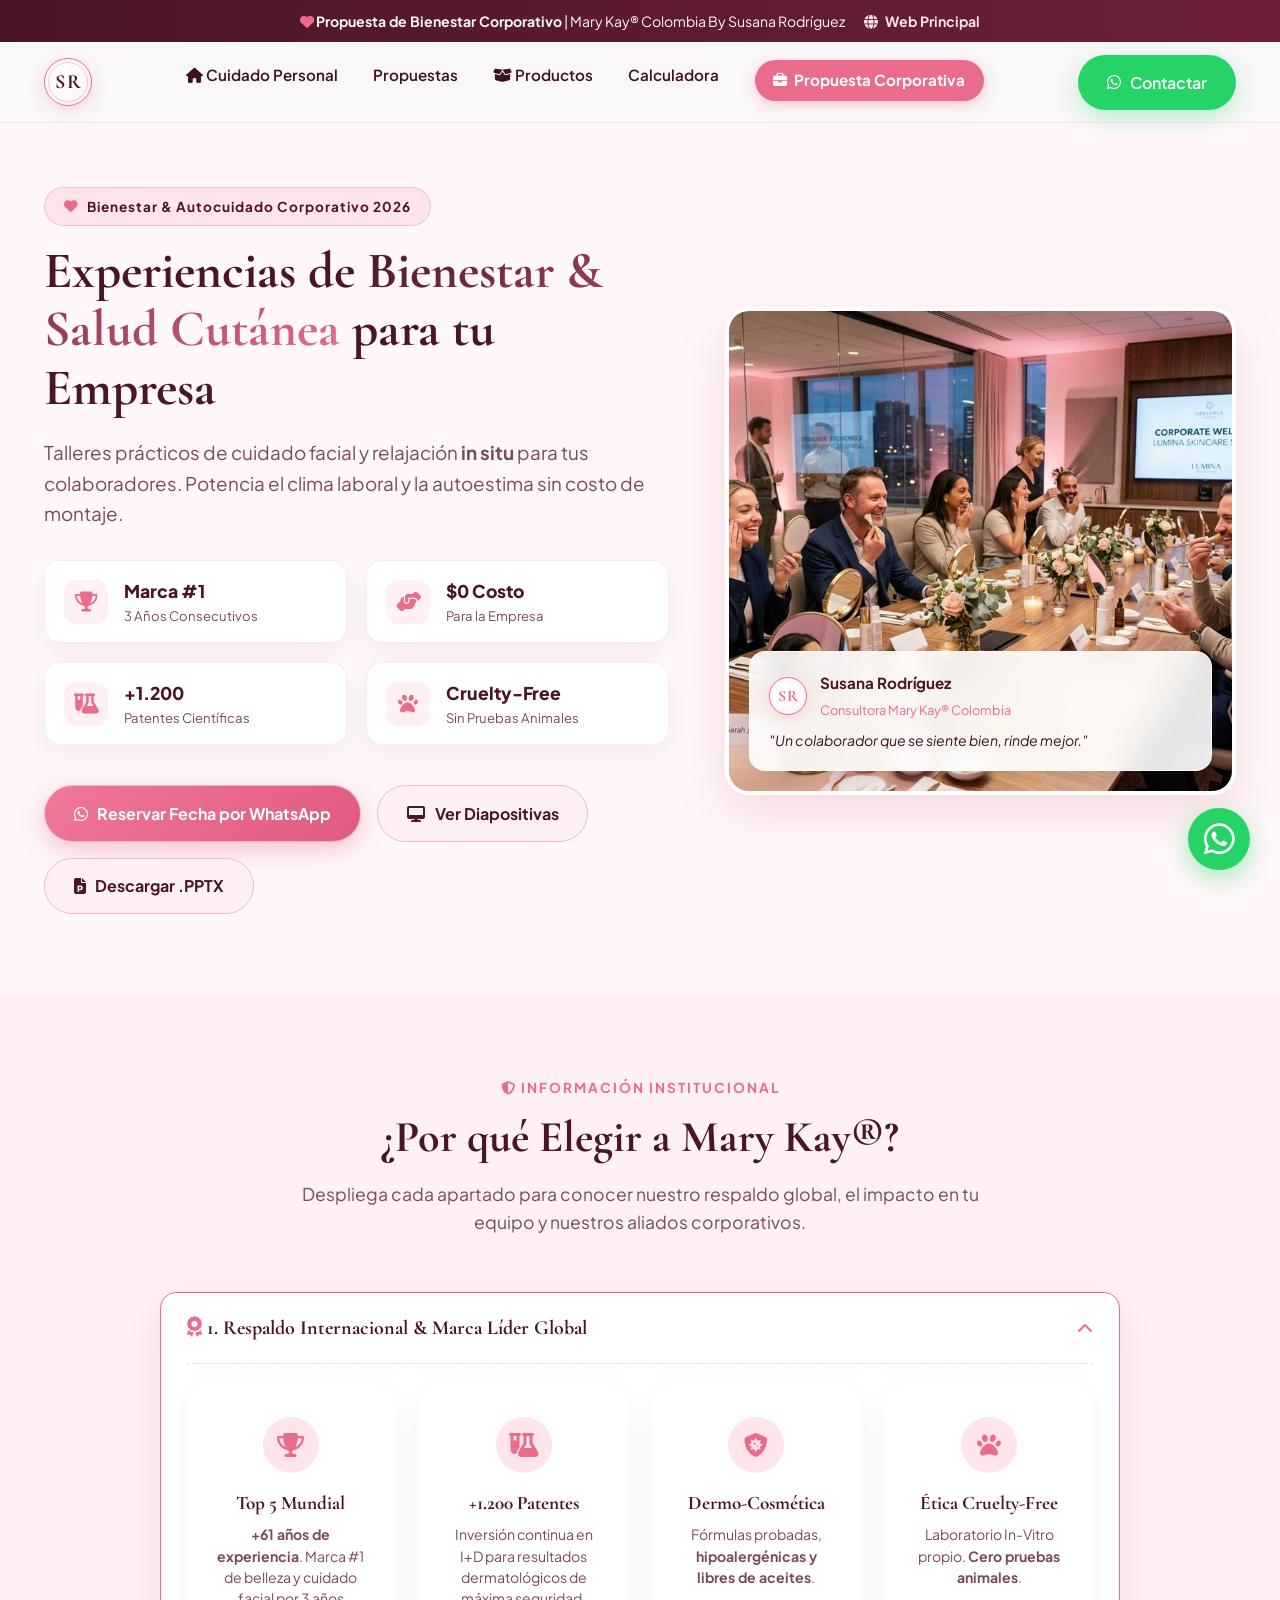
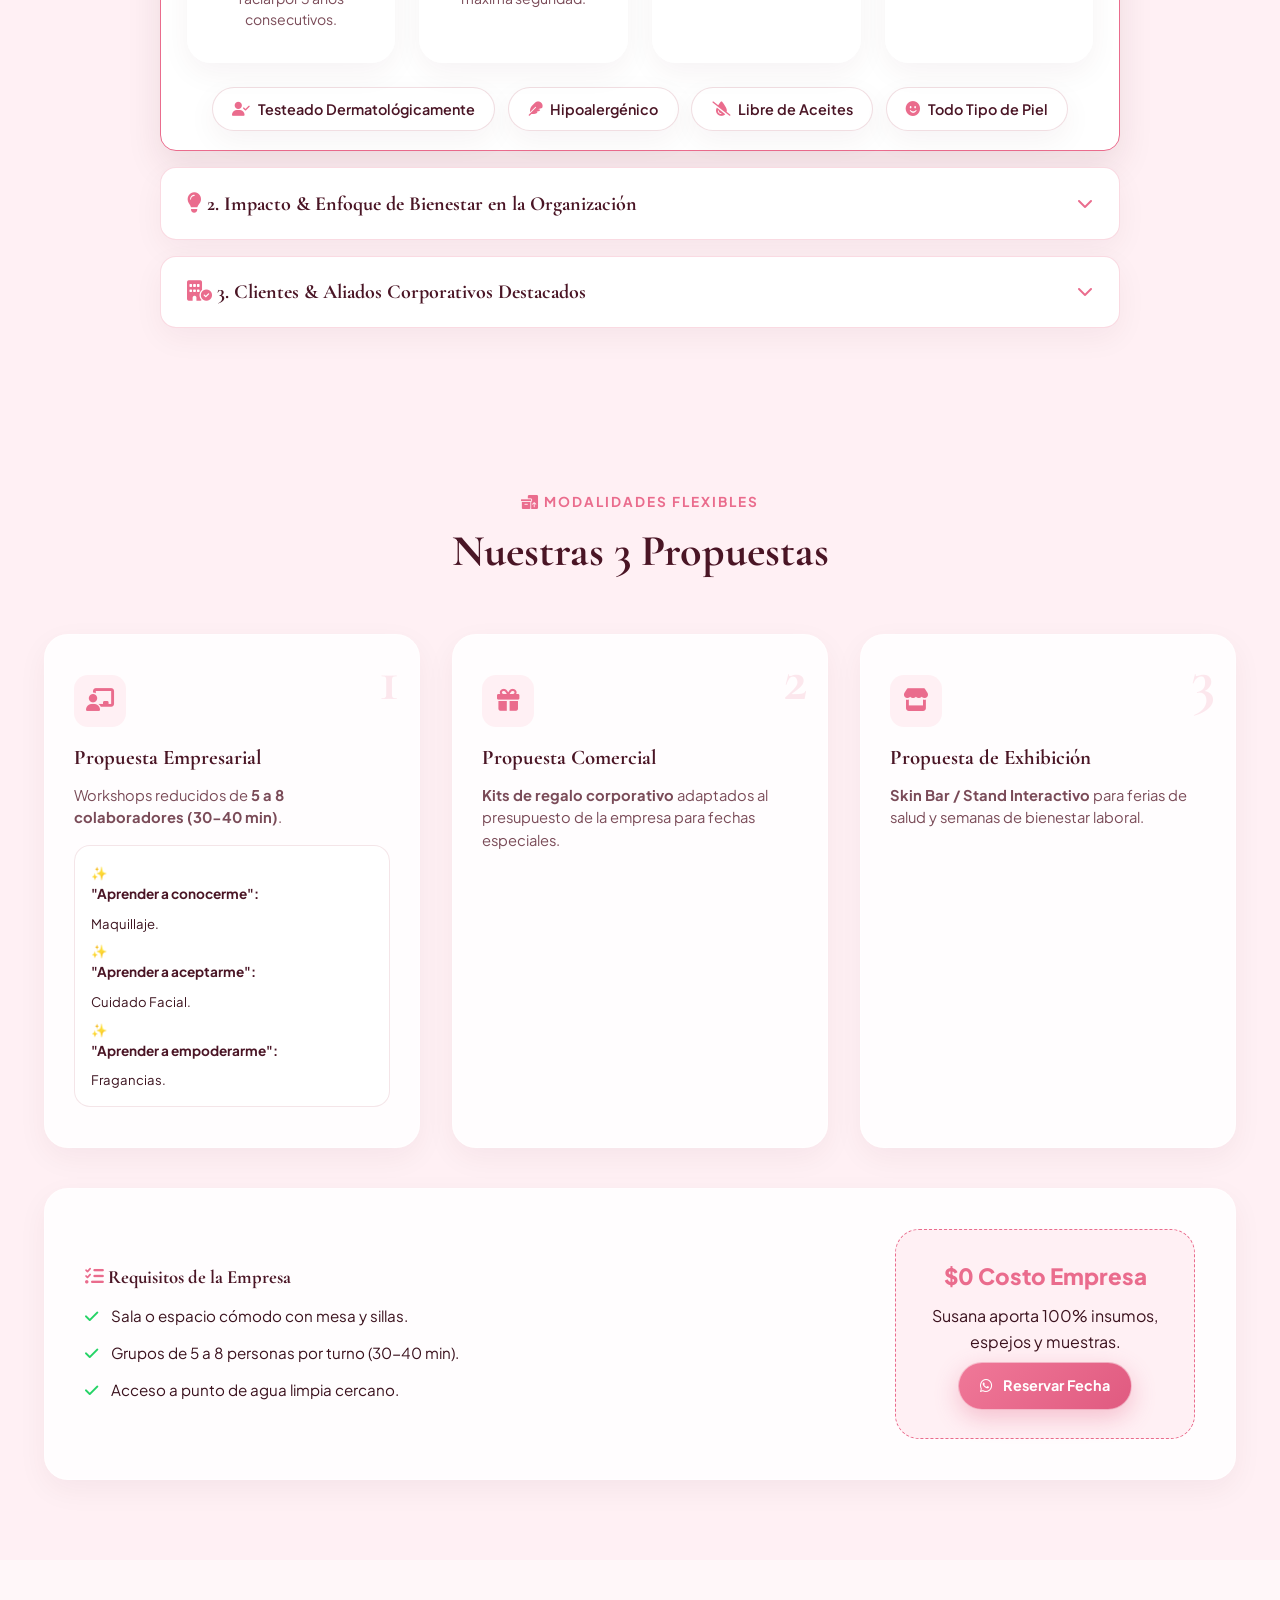
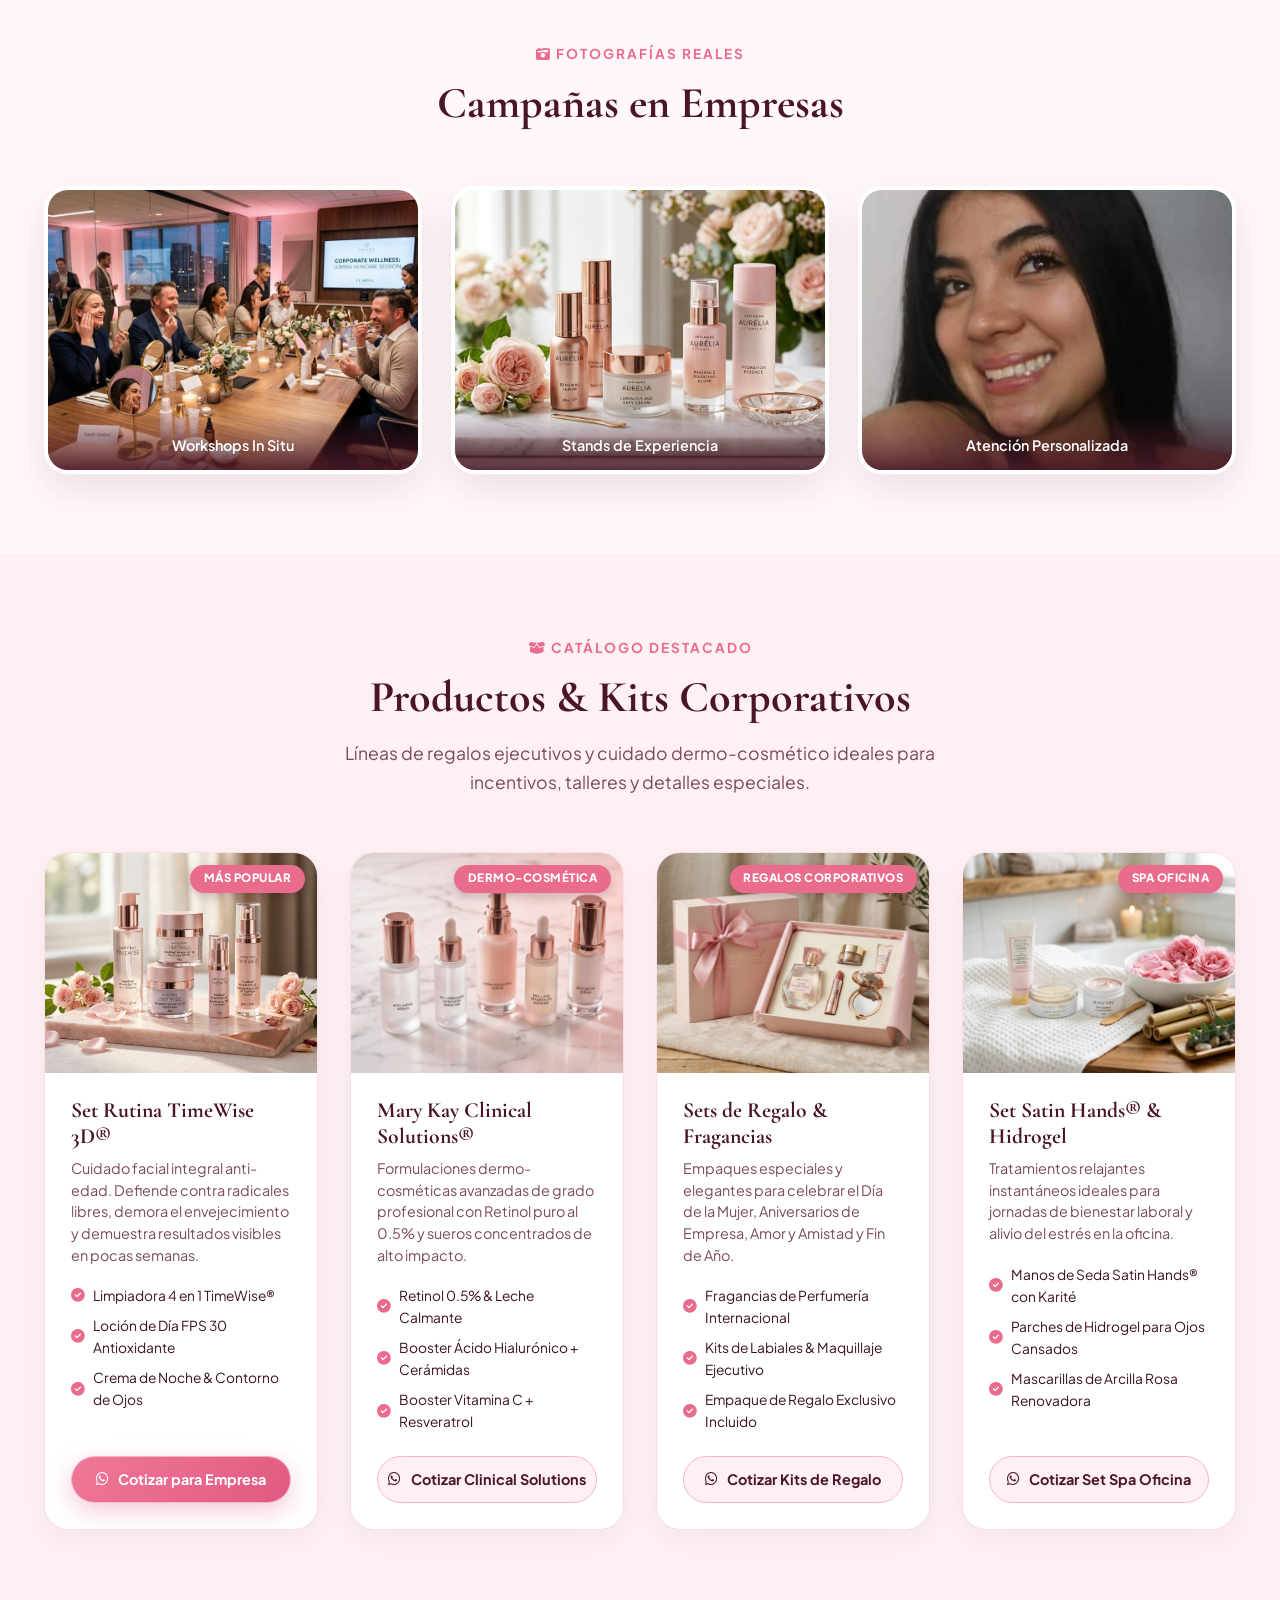
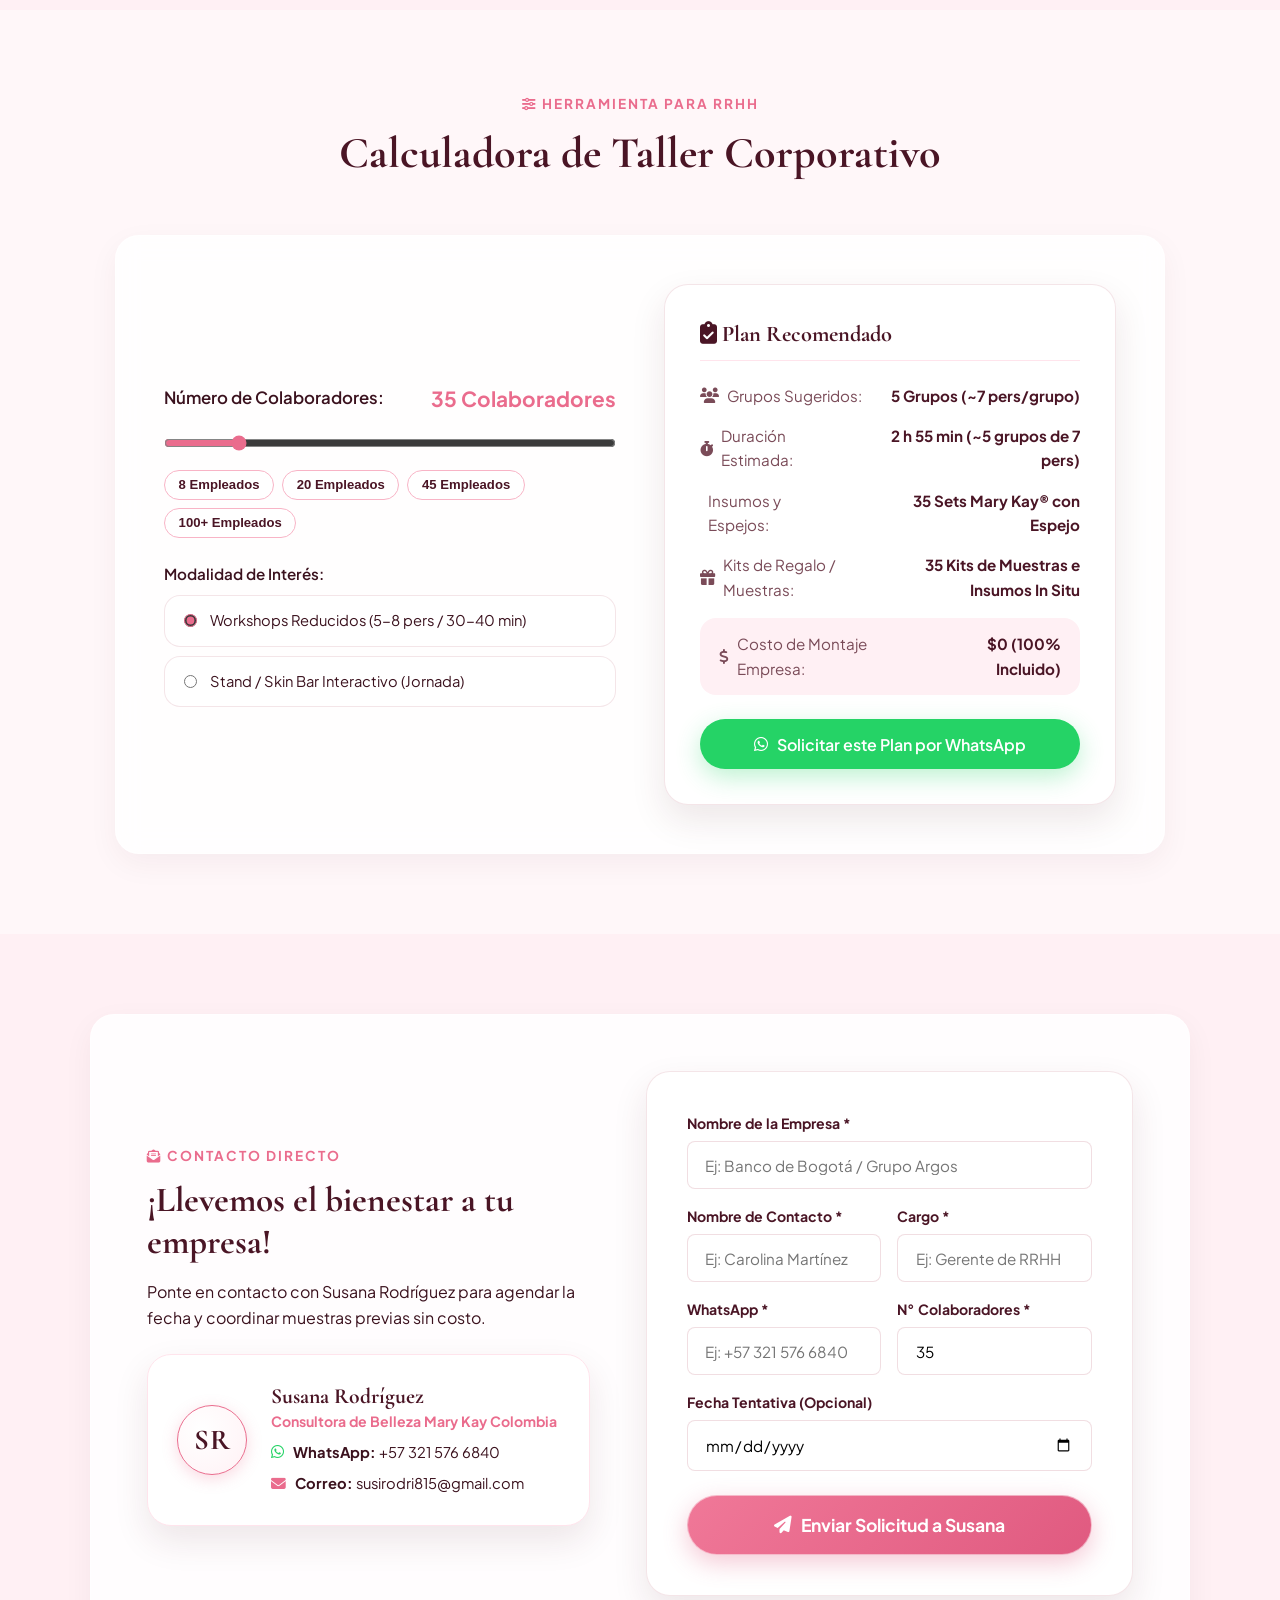
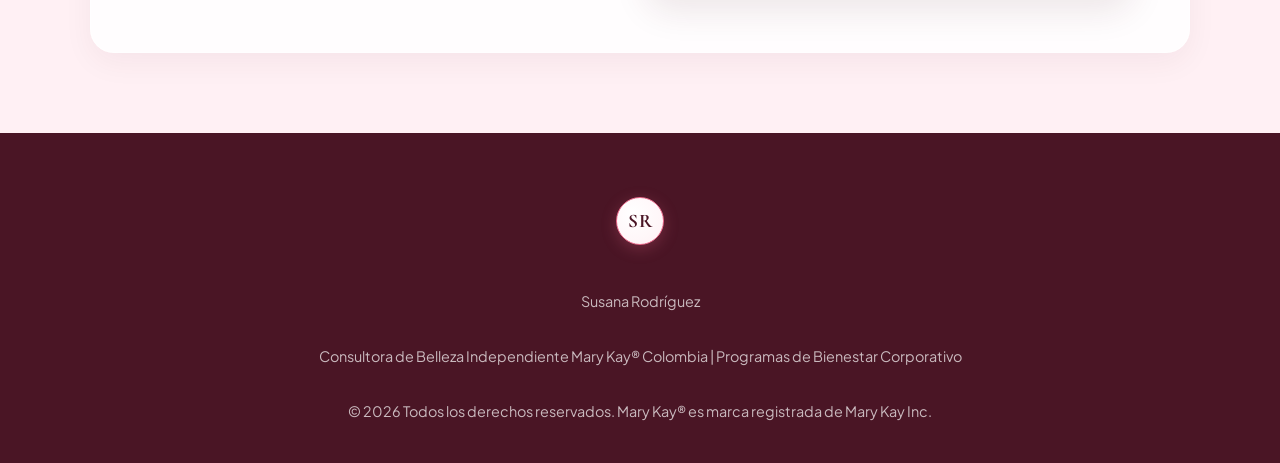
<file: dosier-empresarial.html>
<!DOCTYPE html>
<html lang="es-CO">
<head>
  <meta charset="UTF-8">
  <meta name="viewport" content="width=device-width, initial-scale=1.0">
  <title>Propuesta de Bienestar Corporativo | Susana Rodríguez - Mary Kay Colombia (Medellín & Bogotá)</title>
  <link rel="canonical" href="https://susanarodriguez.club/dosier-empresarial.html">
  <meta name="description" content="Talleres de bienestar y cuidado facial Mary Kay para empresas en Medellín y Bogotá. Propuesta corporativa sin costo de montaje con Susana Rodríguez.">

  <!-- Favicon / Ícono de Pestaña del Navegador -->
  <link rel="icon" type="image/png" href="assets/susana-rodriguez.jpg">
  <link rel="apple-touch-icon" href="assets/susana-rodriguez.jpg">
  <link rel="icon" type="image/svg+xml" href="data:image/svg+xml,<svg xmlns='http://www.w3.org/2000/svg' viewBox='0 0 100 100'><circle cx='50' cy='50' r='48' fill='%23FFF0F4' stroke='%23EA6C8D' stroke-width='4'/><text x='50%' y='58%' font-family='sans-serif' font-size='40' font-weight='bold' fill='%234A1525' text-anchor='middle'>SR</text></svg>">

  <!-- Geo Tags & SEO Local (Colombia - Sede Medellín & Cobertura Bogotá) -->
  <meta name="geo.region" content="CO-ANT" />
  <meta name="geo.placename" content="Medellín, Antioquia, Colombia" />
  <meta name="geo.position" content="6.2442;-75.5812" />
  <meta name="ICBM" content="6.2442, -75.5812" />

  <!-- Open Graph / Redes Sociales (WhatsApp & Social Media Preview Cards) -->
  <meta property="og:locale" content="es_CO" />
  <meta property="og:type" content="article" />
  <meta property="og:title" content="Propuesta de Bienestar Corporativo | Mary Kay Colombia (Medellín & Bogotá)" />
  <meta property="og:description" content="Talleres empresariales de cuidado facial, maquillaje y bienestar laboral en Medellín, Bogotá y Colombia." />
  <meta property="og:url" content="https://susanarodriguez.club/dosier-empresarial.html" />
  <meta property="og:site_name" content="Susana Rodríguez - Mary Kay Club" />
  <meta property="og:image" content="https://susanarodriguez.club/assets/corporate-workshop.jpg" />
  <meta property="og:image:secure_url" content="https://susanarodriguez.club/assets/corporate-workshop.jpg" />
  <meta property="og:image:width" content="1200" />
  <meta property="og:image:height" content="670" />
  <meta property="og:image:alt" content="Propuesta de Bienestar Corporativo Mary Kay Colombia" />

  <!-- Twitter Card (Tarjeta de Previsualización) -->
  <meta name="twitter:card" content="summary_large_image" />
  <meta name="twitter:title" content="Propuesta de Bienestar Corporativo | Mary Kay Colombia" />
  <meta name="twitter:description" content="Talleres empresariales de cuidado facial y bienestar laboral en Medellín y Bogotá." />
  <meta name="twitter:image" content="https://susanarodriguez.club/assets/corporate-workshop.jpg" />

  <!-- Schema.org Datos Estructurados SEO Local Corporativo -->
  <script type="application/ld+json">
  {
    "@context": "https://schema.org",
    "@type": "Service",
    "name": "Talleres de Bienestar Corporativo y Cuidado Facial para Empresas",
    "serviceType": "Bienestar Laboral y Cuidado Facial Corporativo",
    "provider": {
      "@type": "ProfessionalService",
      "name": "Susana Rodríguez - Consultora de Belleza Mary Kay Colombia",
      "url": "https://susanarodriguez.club/",
      "telephone": "+573215766840",
      "address": {
        "@type": "PostalAddress",
        "addressLocality": "Medellín",
        "addressRegion": "Antioquia",
        "addressCountry": "CO"
      }
    },
    "areaServed": [
      {
        "@type": "City",
        "name": "Medellín"
      },
      {
        "@type": "City",
        "name": "Bogotá"
      },
      {
        "@type": "Country",
        "name": "Colombia"
      }
    ]
  }
  </script>
  
  <!-- Google Fonts -->
  <link rel="preconnect" href="https://fonts.googleapis.com">
  <link rel="preconnect" href="https://fonts.gstatic.com" crossorigin>
  <link href="https://fonts.googleapis.com/css2?family=Alex+Brush&family=Cormorant+Garamond:ital,wght@0,400;0,600;0,700;1,400;1,600;1,700&family=Playfair+Display:wght@600;700&family=Plus+Jakarta+Sans:wght@300;400;500;600;700;800&display=swap" rel="stylesheet">
  
  <!-- FontAwesome Icons -->
  <link rel="preconnect" href="https://cdnjs.cloudflare.com" crossorigin>
  <link rel="stylesheet" href="https://cdnjs.cloudflare.com/ajax/libs/font-awesome/6.4.0/css/all.min.css">
  
  <!-- Stylesheet -->
  <link rel="stylesheet" href="styles.css?v=3.1">
</head>
<body class="dossier-page">

  <!-- TOP EXECUTIVE BAR -->
  <div class="announcement-bar no-print">
    <div class="container announcement-content">
      <span><i class="fa-solid fa-heart text-rose"></i> <strong>Propuesta de Bienestar Corporativo</strong> | Mary Kay® Colombia By Susana Rodríguez</span>
      <div class="top-nav-links">
        <a href="index.html" class="announcement-link"><i class="fa-solid fa-globe"></i> Web Principal</a>
      </div>
    </div>
  </div>

  <!-- NAVIGATION HEADER WITH EXCLUSIVE MONOGRAM EMBLEM ONLY -->
  <header class="site-header no-print">
    <div class="container header-container">
      <a href="index.html" class="brand-logo" aria-label="SR Monograma - Emblema Exclusivo">
        <div class="monogram-badge">
          <div class="badge-ring"></div>
          <span class="monogram-letters">SR</span>
          <span class="badge-sparkle-dot">✦</span>
        </div>
      </a>
      
      <nav class="main-nav" id="mainNav">
        <ul>
          <li><a href="index.html"><i class="fa-solid fa-house"></i> Cuidado Personal</a></li>
          <li><a href="#propuestas">Propuestas</a></li>
          <li><a href="#productos"><i class="fa-solid fa-box-open"></i> Productos</a></li>
          <li><a href="#calculadora">Calculadora</a></li>
          <li>
            <a href="dosier-empresarial.html" class="nav-tab-corporate active-tab" title="Propuesta Corporativa (Página Actual)">
              <i class="fa-solid fa-briefcase"></i> Propuesta Corporativa
            </a>
          </li>
        </ul>
      </nav>

      <div class="header-actions">
        <a href="https://wa.me/573215766840?text=Hola%20Susana,%20me%20gustar%C3%ADa%20agendar%20una%20propuesta%20de%20bienestar%20corporativo" 
           target="_blank" rel="noopener noreferrer" class="btn btn-whatsapp header-btn">
          <i class="fa-brands fa-whatsapp"></i> <span>Contactar</span>
        </a>
        <button class="mobile-toggle" id="mobileToggle" aria-label="Abrir Menú">
          <i class="fa-solid fa-bars"></i>
        </button>
      </div>
    </div>
  </header>

  <main>
    <!-- HERO / PORTADA VISUAL PUNCHY -->
    <section class="dossier-hero" id="hero">
      <div class="container dossier-hero-grid">
        <div class="dossier-hero-text">
          <div class="badge-pill mb-3">
            <i class="fa-solid fa-heart text-rose"></i> Bienestar & Autocuidado Corporativo 2026
          </div>
          <h1 class="dossier-hero-title">
            Experiencias de <span class="highlight-text">Bienestar & Salud Cutánea</span> para tu Empresa
          </h1>
          <p class="dossier-hero-subtitle">
            Talleres prácticos de cuidado facial y relajación <strong>in situ</strong> para tus colaboradores. Potencia el clima laboral y la autoestima sin costo de montaje.
          </p>

          <!-- KPI HIGHLIGHTS - SÚPER VISUAL -->
          <div class="dossier-kpi-grid">
            <div class="kpi-card">
              <div class="kpi-icon"><i class="fa-solid fa-trophy"></i></div>
              <div class="kpi-data">
                <span class="kpi-value">Marca #1</span>
                <span class="kpi-label">3 Años Consecutivos</span>
              </div>
            </div>
            <div class="kpi-card">
              <div class="kpi-icon"><i class="fa-solid fa-handshake-angle"></i></div>
              <div class="kpi-data">
                <span class="kpi-value">$0 Costo</span>
                <span class="kpi-label">Para la Empresa</span>
              </div>
            </div>
            <div class="kpi-card">
              <div class="kpi-icon"><i class="fa-solid fa-flask-vial"></i></div>
              <div class="kpi-data">
                <span class="kpi-value">+1.200</span>
                <span class="kpi-label">Patentes Científicas</span>
              </div>
            </div>
            <div class="kpi-card">
              <div class="kpi-icon"><i class="fa-solid fa-paw"></i></div>
              <div class="kpi-data">
                <span class="kpi-value">Cruelty-Free</span>
                <span class="kpi-label">Sin Pruebas Animales</span>
              </div>
            </div>
          </div>

          <div class="dossier-hero-actions no-print">
            <a href="#agendar" class="btn btn-primary btn-glow">
              <i class="fa-brands fa-whatsapp"></i> Reservar Fecha por WhatsApp
            </a>
            <a href="presentacion.html" class="btn btn-secondary">
              <i class="fa-solid fa-desktop"></i> Ver Diapositivas
            </a>
            <a href="Propuesta_Bienestar_MaryKay_SusanaRodriguez.pptx" download class="btn btn-secondary">
              <i class="fa-solid fa-file-powerpoint"></i> Descargar .PPTX
            </a>
          </div>
        </div>

        <div class="dossier-hero-media">
          <div class="hero-image-frame">
            <img src="assets/corporate-workshop.jpg" alt="Taller de Bienestar Mary Kay en Empresa" class="dossier-main-img" width="1200" height="670" fetchpriority="high" decoding="async">
            <div class="image-glass-card">
              <div class="glass-author">
                <div class="monogram-badge" style="width:38px; height:38px;">
                  <span class="monogram-letters" style="font-size:1rem;">SR</span>
                </div>
                <div>
                  <strong>Susana Rodríguez</strong>
                  <span>Consultora Mary Kay® Colombia</span>
                </div>
              </div>
              <p class="glass-quote">"Un colaborador que se siente bien, rinde mejor."</p>
            </div>
          </div>
        </div>
      </div>
    </section>

    <!-- SECCIÓN UNIFICADA: RESPALDO, ENFOQUE Y CLIENTES (ACORDEÓN MÓVIL Y DESKTOP) -->
    <section class="section-padding bg-soft" id="respaldo">
      <div class="container">
        <div class="section-header text-center">
          <span class="sub-title"><i class="fa-solid fa-shield-halved"></i> Información Institucional</span>
          <h2 class="section-title">¿Por qué Elegir a Mary Kay®?</h2>
          <p class="section-desc">Despliega cada apartado para conocer nuestro respaldo global, el impacto en tu equipo y nuestros aliados corporativos.</p>
        </div>

        <div class="corporate-accordion-box">
          <!-- ACORDEÓN 1: RESPALDO INTERNACIONAL -->
          <details class="corporate-accordion-item" open>
            <summary class="corporate-accordion-summary">
              <span><i class="fa-solid fa-award text-rose"></i> 1. Respaldo Internacional & Marca Líder Global</span>
            </summary>
            <div class="corporate-accordion-content">
              <div class="brand-stats-grid mb-4">
                <div class="brand-stat-card glass-card">
                  <div class="brand-stat-icon"><i class="fa-solid fa-trophy"></i></div>
                  <h3>Top 5 Mundial</h3>
                  <p><strong>+61 años de experiencia</strong>. Marca #1 de belleza y cuidado facial por 3 años consecutivos.</p>
                </div>
                <div class="brand-stat-card glass-card">
                  <div class="brand-stat-icon"><i class="fa-solid fa-flask-vial"></i></div>
                  <h3>+1.200 Patentes</h3>
                  <p>Inversión continua en I+D para resultados dermatológicos de máxima seguridad.</p>
                </div>
                <div class="brand-stat-card glass-card">
                  <div class="brand-stat-icon"><i class="fa-solid fa-shield-virus"></i></div>
                  <h3>Dermo-Cosmética</h3>
                  <p>Fórmulas probadas, <strong>hipoalergénicas y libres de aceites</strong>.</p>
                </div>
                <div class="brand-stat-card glass-card">
                  <div class="brand-stat-icon"><i class="fa-solid fa-paw"></i></div>
                  <h3>Ética Cruelty-Free</h3>
                  <p>Laboratorio In-Vitro propio. <strong>Cero pruebas animales</strong>.</p>
                </div>
              </div>
              <div class="features-pill-list">
                <span class="f-badge"><i class="fa-solid fa-user-check"></i> Testeado Dermatológicamente</span>
                <span class="f-badge"><i class="fa-solid fa-feather"></i> Hipoalergénico</span>
                <span class="f-badge"><i class="fa-solid fa-droplet-slash"></i> Libre de Aceites</span>
                <span class="f-badge"><i class="fa-solid fa-face-smile"></i> Todo Tipo de Piel</span>
              </div>
            </div>
          </details>

          <!-- ACORDEÓN 2: ENFOQUE DE BIENESTAR -->
          <details class="corporate-accordion-item">
            <summary class="corporate-accordion-summary">
              <span><i class="fa-solid fa-lightbulb text-rose"></i> 2. Impacto & Enfoque de Bienestar en la Organización</span>
            </summary>
            <div class="corporate-accordion-content">
              <div class="hr-benefits-grid" style="grid-template-columns: repeat(3, 1fr);">
                <div class="hr-benefit-card">
                  <div class="benefit-number">01</div>
                  <div class="benefit-icon"><i class="fa-solid fa-user-astronaut"></i></div>
                  <h3>Imagen Personal</h3>
                  <p>Aumenta la autoestima, la seguridad personal y la proyección ejecutiva del colaborador.</p>
                </div>
                <div class="hr-benefit-card">
                  <div class="benefit-number">02</div>
                  <div class="benefit-icon"><i class="fa-solid fa-users"></i></div>
                  <h3>Comportamiento</h3>
                  <p>Mejora la empatía, el trabajo en equipo y crea un entorno laboral más positivo y cercano.</p>
                </div>
                <div class="hr-benefit-card">
                  <div class="benefit-number">03</div>
                  <div class="benefit-icon"><i class="fa-solid fa-graduation-cap"></i></div>
                  <h3>Conocimiento</h3>
                  <p>Empodera al equipo con hábitos prácticos de autocuidado y prevención contra la fatiga diaria.</p>
                </div>
              </div>
            </div>
          </details>

          <!-- ACORDEÓN 3: CLIENTES Y ALIADOS DESTACADOS -->
          <details class="corporate-accordion-item">
            <summary class="corporate-accordion-summary">
              <span><i class="fa-solid fa-building-circle-check text-rose"></i> 3. Clientes & Aliados Corporativos Destacados</span>
            </summary>
            <div class="corporate-accordion-content">
              <div class="clients-logo-grid">
                <div class="client-badge"><i class="fa-solid fa-hotel"></i> Estelar Hoteles</div>
                <div class="client-badge"><i class="fa-solid fa-hotel"></i> Hotel Las Américas</div>
                <div class="client-badge"><i class="fa-solid fa-graduation-cap"></i> UNIMINUTO</div>
                <div class="client-badge"><i class="fa-solid fa-heart-pulse"></i> Fundación Cardioinfantil</div>
                <div class="client-badge"><i class="fa-solid fa-building-columns"></i> Banco de Bogotá</div>
                <div class="client-badge"><i class="fa-solid fa-hotel"></i> NH Hotels</div>
                <div class="client-badge"><i class="fa-solid fa-university"></i> Universidad Nacional</div>
                <div class="client-badge"><i class="fa-solid fa-cubes"></i> Grupo Argos</div>
                <div class="client-badge"><i class="fa-solid fa-hotel"></i> Radisson Hotels</div>
                <div class="client-badge"><i class="fa-solid fa-print"></i> Thomas Greg & Sons</div>
                <div class="client-badge"><i class="fa-solid fa-piggy-bank"></i> Protección Pensiones</div>
              </div>
            </div>
          </details>
        </div>
      </div>
    </section>

    <!-- PROPUESTAS EMPRESARIALES - TARJETAS LIMPIAS -->
    <section class="section-padding bg-soft" id="propuestas">
      <div class="container">
        <div class="section-header text-center">
          <span class="sub-title"><i class="fa-solid fa-boxes-packing"></i> Modalidades Flexibles</span>
          <h2 class="section-title">Nuestras 3 Propuestas</h2>
        </div>

        <div class="propuestas-cards-grid">
          <!-- PROPUESTA 1 -->
          <div class="propuesta-card glass-card">
            <div class="prop-number">1</div>
            <div class="prop-icon"><i class="fa-solid fa-chalkboard-user"></i></div>
            <h3>Propuesta Empresarial</h3>
            <p>Workshops reducidos de <strong>5 a 8 colaboradores (30-40 min)</strong>.</p>
            <div class="talleres-sublist mt-3">
              <ul>
                <li>✨ <strong>"Aprender a conocerme":</strong> Maquillaje.</li>
                <li>✨ <strong>"Aprender a aceptarme":</strong> Cuidado Facial.</li>
                <li>✨ <strong>"Aprender a empoderarme":</strong> Fragancias.</li>
              </ul>
            </div>
          </div>

          <!-- PROPUESTA 2 -->
          <div class="propuesta-card glass-card">
            <div class="prop-number">2</div>
            <div class="prop-icon"><i class="fa-solid fa-gift"></i></div>
            <h3>Propuesta Comercial</h3>
            <p><strong>Kits de regalo corporativo</strong> adaptados al presupuesto de la empresa para fechas especiales.</p>
          </div>

          <!-- PROPUESTA 3 -->
          <div class="propuesta-card glass-card">
            <div class="prop-number">3</div>
            <div class="prop-icon"><i class="fa-solid fa-store"></i></div>
            <h3>Propuesta de Exhibición</h3>
            <p><strong>Skin Bar / Stand Interactivo</strong> para ferias de salud y semanas de bienestar laboral.</p>
          </div>
        </div>

        <!-- REQUISITOS BÁSICOS -->
        <div class="requisitos-box glass-card mt-5">
          <div class="requisitos-grid">
            <div class="req-info">
              <h3><i class="fa-solid fa-list-check text-rose"></i> Requisitos de la Empresa</h3>
              <ul>
                <li><i class="fa-solid fa-check text-green"></i> Sala o espacio cómodo con mesa y sillas.</li>
                <li><i class="fa-solid fa-check text-green"></i> Grupos de 5 a 8 personas por turno (30-40 min).</li>
                <li><i class="fa-solid fa-check text-green"></i> Acceso a punto de agua limpia cercano.</li>
              </ul>
            </div>
            <div class="req-cta text-center">
              <span class="req-highlight">$0 Costo Empresa</span>
              <p>Susana aporta 100% insumos, espejos y muestras.</p>
              <a href="#agendar" class="btn btn-primary btn-sm mt-2"><i class="fa-brands fa-whatsapp"></i> Reservar Fecha</a>
            </div>
          </div>
        </div>
      </div>
    </section>

    <!-- GALERÍA DE CAMPAÑAS REALES -->
    <section class="section-padding" id="talleres">
      <div class="container">
        <div class="section-header text-center">
          <span class="sub-title"><i class="fa-solid fa-camera-retro"></i> Fotografías Reales</span>
          <h2 class="section-title">Campañas en Empresas</h2>
        </div>

        <div class="campaigns-gallery-grid">
          <div class="gallery-item">
            <img src="assets/corporate-workshop.jpg" alt="Taller Corporativo Mary Kay" width="1200" height="670" loading="lazy" decoding="async">
            <div class="gallery-caption">Workshops In Situ</div>
          </div>
          <div class="gallery-item">
            <img src="assets/skincare-executive.jpg" alt="Stands de Exhibición y Productos" width="1200" height="670" loading="lazy" decoding="async">
            <div class="gallery-caption">Stands de Experiencia</div>
          </div>
          <div class="gallery-item">
            <img src="assets/susana-rodriguez.jpg?v=2.0" alt="Facilitadora Susana Rodríguez" width="1018" height="1024" loading="lazy" decoding="async">
            <div class="gallery-caption">Atención Personalizada</div>
          </div>
        </div>
      </div>
    </section>

    <!-- SECCIÓN PRODUCTOS Y KITS CORPORATIVOS -->
    <section class="section-padding bg-soft" id="productos">
      <div class="container">
        <div class="section-header text-center">
          <span class="sub-title"><i class="fa-solid fa-box-open"></i> Catálogo Destacado</span>
          <h2 class="section-title">Productos & Kits Corporativos</h2>
          <p class="section-desc">Líneas de regalos ejecutivos y cuidado dermo-cosmético ideales para incentivos, talleres y detalles especiales.</p>
        </div>

        <div class="corporate-products-grid">
          <!-- Producto 1 -->
          <div class="corp-product-card">
            <div class="corp-product-badge">Más Popular</div>
            <div class="corp-product-img-wrapper">
              <img src="assets/hero-timewise.jpg" alt="Set Rutina TimeWise 3D Mary Kay" width="1200" height="670" loading="lazy" decoding="async">
            </div>
            <div class="corp-product-body">
              <h3 class="corp-product-title">Set Rutina TimeWise 3D®</h3>
              <p class="corp-product-desc">Cuidado facial integral anti-edad. Defiende contra radicales libres, demora el envejecimiento y demuestra resultados visibles en pocas semanas.</p>
              <ul class="corp-product-features">
                <li><i class="fa-solid fa-circle-check"></i> Limpiadora 4 en 1 TimeWise®</li>
                <li><i class="fa-solid fa-circle-check"></i> Loción de Día FPS 30 Antioxidante</li>
                <li><i class="fa-solid fa-circle-check"></i> Crema de Noche & Contorno de Ojos</li>
              </ul>
              <div class="corp-product-footer">
                <a href="https://wa.me/573215766840?text=Hola%20Susana,%20deseo%20cotizar%20el%20Set%20TimeWise%203D%20para%20mi%20empresa" target="_blank" rel="noopener noreferrer" class="btn btn-primary btn-sm btn-full">
                  <i class="fa-brands fa-whatsapp"></i> Cotizar para Empresa
                </a>
              </div>
            </div>
          </div>

          <!-- Producto 2 -->
          <div class="corp-product-card">
            <div class="corp-product-badge">Dermo-Cosmética</div>
            <div class="corp-product-img-wrapper">
              <img src="assets/clinical-solutions-kit.jpg" alt="Mary Kay Clinical Solutions Kit" width="1200" height="896" loading="lazy" decoding="async">
            </div>
            <div class="corp-product-body">
              <h3 class="corp-product-title">Mary Kay Clinical Solutions®</h3>
              <p class="corp-product-desc">Formulaciones dermo-cosméticas avanzadas de grado profesional con Retinol puro al 0.5% y sueros concentrados de alto impacto.</p>
              <ul class="corp-product-features">
                <li><i class="fa-solid fa-circle-check"></i> Retinol 0.5% & Leche Calmante</li>
                <li><i class="fa-solid fa-circle-check"></i> Booster Ácido Hialurónico + Cerámidas</li>
                <li><i class="fa-solid fa-circle-check"></i> Booster Vitamina C + Resveratrol</li>
              </ul>
              <div class="corp-product-footer">
                <a href="https://wa.me/573215766840?text=Hola%20Susana,%20me%20interesa%20la%20l%C3%ADnea%20Clinical%20Solutions%20para%20regalos" target="_blank" rel="noopener noreferrer" class="btn btn-secondary btn-sm btn-full">
                  <i class="fa-brands fa-whatsapp"></i> Cotizar Clinical Solutions
                </a>
              </div>
            </div>
          </div>

          <!-- Producto 3 -->
          <div class="corp-product-card">
            <div class="corp-product-badge">Regalos Corporativos</div>
            <div class="corp-product-img-wrapper">
              <img src="assets/corporate-gift-set.jpg" alt="Sets de Regalo y Fragancias Mary Kay" width="1200" height="896" loading="lazy" decoding="async">
            </div>
            <div class="corp-product-body">
              <h3 class="corp-product-title">Sets de Regalo & Fragancias</h3>
              <p class="corp-product-desc">Empaques especiales y elegantes para celebrar el Día de la Mujer, Aniversarios de Empresa, Amor y Amistad y Fin de Año.</p>
              <ul class="corp-product-features">
                <li><i class="fa-solid fa-circle-check"></i> Fragancias de Perfumería Internacional</li>
                <li><i class="fa-solid fa-circle-check"></i> Kits de Labiales & Maquillaje Ejecutivo</li>
                <li><i class="fa-solid fa-circle-check"></i> Empaque de Regalo Exclusivo Incluido</li>
              </ul>
              <div class="corp-product-footer">
                <a href="https://wa.me/573215766840?text=Hola%20Susana,%20quiero%20informaci%C3%B3n%20sobre%20Kits%20de%20Regalo%20Corporativo" target="_blank" rel="noopener noreferrer" class="btn btn-secondary btn-sm btn-full">
                  <i class="fa-brands fa-whatsapp"></i> Cotizar Kits de Regalo
                </a>
              </div>
            </div>
          </div>

          <!-- Producto 4 -->
          <div class="corp-product-card">
            <div class="corp-product-badge">Spa Oficina</div>
            <div class="corp-product-img-wrapper">
              <img src="assets/satin-hands-spa-kit.jpg" alt="Set Satin Hands y Spa Mary Kay" width="1200" height="896" loading="lazy" decoding="async">
            </div>
            <div class="corp-product-body">
              <h3 class="corp-product-title">Set Satin Hands® & Hidrogel</h3>
              <p class="corp-product-desc">Tratamientos relajantes instantáneos ideales para jornadas de bienestar laboral y alivio del estrés en la oficina.</p>
              <ul class="corp-product-features">
                <li><i class="fa-solid fa-circle-check"></i> Manos de Seda Satin Hands® con Karité</li>
                <li><i class="fa-solid fa-circle-check"></i> Parches de Hidrogel para Ojos Cansados</li>
                <li><i class="fa-solid fa-circle-check"></i> Mascarillas de Arcilla Rosa Renovadora</li>
              </ul>
              <div class="corp-product-footer">
                <a href="https://wa.me/573215766840?text=Hola%20Susana,%20quiero%20informaci%C3%B3n%20sobre%20el%20Set%20Satin%20Hands%20y%20Spa" target="_blank" rel="noopener noreferrer" class="btn btn-secondary btn-sm btn-full">
                  <i class="fa-brands fa-whatsapp"></i> Cotizar Set Spa Oficina
                </a>
              </div>
            </div>
          </div>
        </div>
      </div>
    </section>

    <!-- CALCULADORA DE TALLER RRHH -->
    <section class="section-padding no-print" id="calculadora">
      <div class="container">
        <div class="section-header text-center">
          <span class="sub-title"><i class="fa-solid fa-sliders"></i> Herramienta para RRHH</span>
          <h2 class="section-title">Calculadora de Taller Corporativo</h2>
        </div>

        <div class="calculator-card glass-card">
          <div class="calculator-grid">
            <div class="calculator-controls">
              <label for="employeeRange" class="calc-label">
                <span>Número de Colaboradores:</span>
                <strong id="employeeValue">35 Personas</strong>
              </label>
              <input type="range" id="employeeRange" min="5" max="200" step="5" value="35" class="calc-range">

              <div class="range-preset-buttons mt-3">
                <button type="button" class="btn-preset" onclick="setEmployees(8)">8 Empleados</button>
                <button type="button" class="btn-preset" onclick="setEmployees(20)">20 Empleados</button>
                <button type="button" class="btn-preset" onclick="setEmployees(45)">45 Empleados</button>
                <button type="button" class="btn-preset" onclick="setEmployees(100)">100+ Empleados</button>
              </div>

              <div class="calc-option-group mt-4">
                <label class="calc-sublabel">Modalidad de Interés:</label>
                <div class="option-radios">
                  <label class="radio-card active">
                    <input type="radio" name="modalidad" value="workshops" checked onchange="calculateWorkshop()">
                    <span>Workshops Reducidos (5-8 pers / 30-40 min)</span>
                  </label>
                  <label class="radio-card">
                    <input type="radio" name="modalidad" value="skinbar" onchange="calculateWorkshop()">
                    <span>Stand / Skin Bar Interactivo (Jornada)</span>
                  </label>
                </div>
              </div>
            </div>

            <div class="calculator-results">
              <h3 class="results-title"><i class="fa-solid fa-clipboard-check"></i> Plan Recomendado</h3>
              
              <div class="results-list">
                <div class="result-row">
                  <span><i class="fa-solid fa-users"></i> Grupos Sugeridos:</span>
                  <strong id="resGroups">5 Grupos (7 pers/grupo)</strong>
                </div>
                <div class="result-row">
                  <span><i class="fa-solid fa-stopwatch"></i> Duración Estimada:</span>
                  <strong id="resTime">3 horas (35 min por grupo)</strong>
                </div>
                <div class="result-row">
                  <span><i class="fa-solid fa-mirror"></i> Insumos y Espejos:</span>
                  <strong id="resSets">35 Sets Mary Kay® Incluidos</strong>
                </div>
                <div class="result-row">
                  <span><i class="fa-solid fa-gift"></i> Kits de Regalo / Muestras:</span>
                  <strong id="resKits">35 Kits In Situ</strong>
                </div>
                <div class="result-row highlight-row">
                  <span><i class="fa-solid fa-dollar-sign"></i> Costo de Montaje Empresa:</span>
                  <strong class="text-rose">$0 (100% Incluido)</strong>
                </div>
              </div>

              <div class="calc-action mt-4">
                <button onclick="sendCalculatedProposal()" class="btn btn-whatsapp btn-full">
                  <i class="fa-brands fa-whatsapp"></i> Solicitar este Plan por WhatsApp
                </button>
              </div>
            </div>
          </div>
        </div>
      </div>
    </section>

    <!-- FORMULARIO & CONTACTO DIRECTO -->
    <section class="section-padding bg-soft" id="agendar">
      <div class="container">
        <div class="booking-section-wrapper glass-card">
          <div class="booking-grid">
            <div class="booking-info">
              <span class="sub-title"><i class="fa-solid fa-envelope-open-text"></i> Contacto Directo</span>
              <h2>¡Llevemos el bienestar a tu empresa!</h2>
              <p>Ponte en contacto con Susana Rodríguez para agendar la fecha y coordinar muestras previas sin costo.</p>
              
              <div class="contact-card-official mt-4">
                <div class="monogram-badge" style="width:70px; height:70px; flex-shrink:0;">
                  <span class="monogram-letters" style="font-size:1.8rem;">SR</span>
                </div>
                <div class="official-details">
                  <h3>Susana Rodríguez</h3>
                  <p class="role-title">Consultora de Belleza Mary Kay Colombia</p>
                  
                  <div class="contact-items-list mt-2">
                    <a href="https://wa.me/573215766840?text=Hola%20Susana,%20deseo%20informaci%C3%B3n%20sobre%20la%20Propuesta%20de%20Bienestar%20Corporativo" target="_blank" rel="noopener noreferrer" class="contact-line">
                      <i class="fa-brands fa-whatsapp text-whatsapp"></i>
                      <span><strong>WhatsApp:</strong> +57 321 576 6840</span>
                    </a>
                    <a href="mailto:susirodri815@gmail.com" class="contact-line">
                      <i class="fa-solid fa-envelope text-rose"></i>
                      <span><strong>Correo:</strong> susirodri815@gmail.com</span>
                    </a>
                  </div>
                </div>
              </div>
            </div>

            <div class="booking-form-box">
              <form id="corporateBookingForm" onsubmit="handleBookingSubmit(event)">
                <div class="form-group mb-3">
                  <label for="companyName">Nombre de la Empresa *</label>
                  <input type="text" id="companyName" required placeholder="Ej: Banco de Bogotá / Grupo Argos">
                </div>

                <div class="form-row mb-3">
                  <div class="form-group">
                    <label for="contactName">Nombre de Contacto *</label>
                    <input type="text" id="contactName" required placeholder="Ej: Carolina Martínez">
                  </div>
                  <div class="form-group">
                    <label for="contactRole">Cargo *</label>
                    <input type="text" id="contactRole" required placeholder="Ej: Gerente de RRHH">
                  </div>
                </div>

                <div class="form-row mb-3">
                  <div class="form-group">
                    <label for="contactPhone">WhatsApp *</label>
                    <input type="tel" id="contactPhone" required placeholder="Ej: +57 321 576 6840">
                  </div>
                  <div class="form-group">
                    <label for="employeeCount">N° Colaboradores *</label>
                    <input type="number" id="employeeCount" required min="5" value="35">
                  </div>
                </div>

                <div class="form-group mb-4">
                  <label for="tentativeDate">Fecha Tentativa (Opcional)</label>
                  <input type="date" id="tentativeDate">
                </div>

                <button type="submit" class="btn btn-primary btn-large btn-full">
                  <i class="fa-paper-plane fa-solid"></i> Enviar Solicitud a Susana
                </button>
              </form>
            </div>
          </div>
        </div>
      </div>
    </section>
  </main>

  <!-- FOOTER -->
  <footer class="site-footer">
    <div class="container footer-content text-center">
      <div class="monogram-badge" style="width:48px; height:48px; margin: 0 auto 0.8rem;">
        <span class="monogram-letters" style="font-size:1.2rem;">SR</span>
      </div>
      <p class="footer-logo">Susana Rodríguez</p>
      <p class="footer-sub">Consultora de Belleza Independiente Mary Kay® Colombia | Programas de Bienestar Corporativo</p>
      <p class="footer-copy">&copy; 2026 Todos los derechos reservados. Mary Kay® es marca registrada de Mary Kay Inc.</p>
    </div>
  </footer>

  <!-- FLOATING WHATSAPP BUTTON -->
  <a href="https://wa.me/573215766840?text=Hola%20Susana,%20quiero%20m%C3%A1s%20informaci%C3%B3n%20sobre%20la%20Propuesta%20de%20Bienestar" class="floating-whatsapp no-print" target="_blank" rel="noopener noreferrer" aria-label="Contactar por WhatsApp">
    <i class="fa-brands fa-whatsapp"></i>
    <span class="tooltip-whatsapp">WhatsApp Susana</span>
  </a>

  <!-- Script JS -->
  <script src="script-dosier.js?v=3.1"></script>
</body>
</html>
</file>
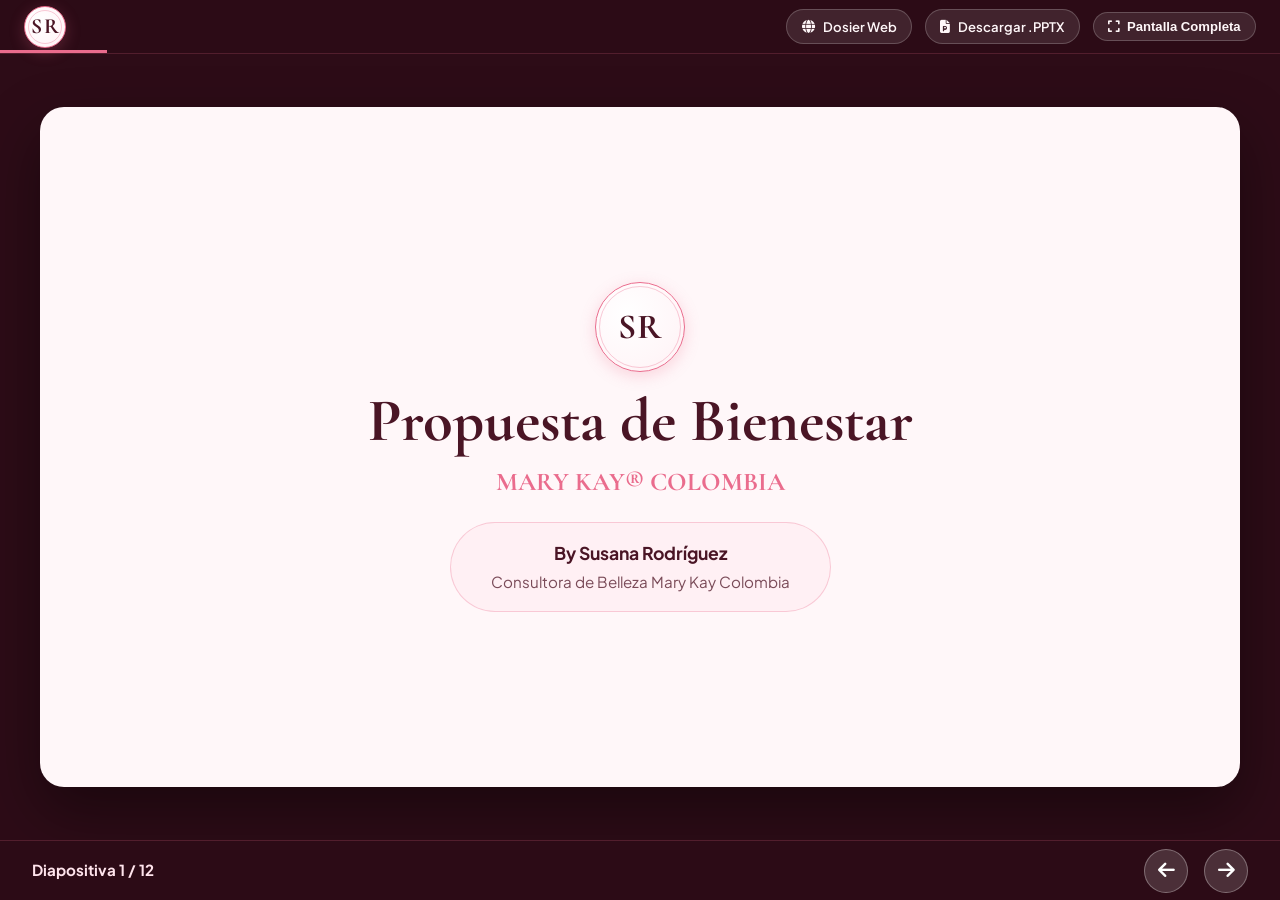
<file: presentacion.html>
<!DOCTYPE html>
<html lang="es-CO">
<head>
  <meta charset="UTF-8">
  <meta name="viewport" content="width=device-width, initial-scale=1.0">
  <title>Presentación Ejecutiva de Bienestar | Susana Rodríguez Mary Kay (Medellín & Bogotá)</title>
  <meta name="description" content="Diapositivas de la propuesta de bienestar laboral y cuidado facial Mary Kay para empresas en Medellín, Bogotá y Colombia, por Susana Rodríguez.">
  <link rel="canonical" href="https://susanarodriguez.club/presentacion.html">

  <!-- Geo Tags & SEO Local (Medellín, Antioquia, Colombia) -->
  <meta name="geo.region" content="CO-ANT" />
  <meta name="geo.placename" content="Medellín, Antioquia, Colombia" />
  <meta name="geo.position" content="6.2442;-75.5812" />
  <meta name="ICBM" content="6.2442, -75.5812" />

  <!-- Open Graph / Redes Sociales (WhatsApp & Social Media Preview Cards) -->
  <meta property="og:locale" content="es_CO" />
  <meta property="og:type" content="article" />
  <meta property="og:title" content="Presentación Ejecutiva de Bienestar | Mary Kay Colombia" />
  <meta property="og:description" content="Diapositivas interactivas de propuestas de bienestar laboral para empresas en Medellín y Bogotá." />
  <meta property="og:url" content="https://susanarodriguez.club/presentacion.html" />
  <meta property="og:image" content="https://susanarodriguez.club/assets/skincare-executive.jpg" />
  <meta property="og:image:secure_url" content="https://susanarodriguez.club/assets/skincare-executive.jpg" />
  <meta property="og:image:width" content="1200" />
  <meta property="og:image:height" content="670" />

  <!-- Twitter Card (Tarjeta de Previsualización) -->
  <meta name="twitter:card" content="summary_large_image" />
  <meta name="twitter:title" content="Presentación Ejecutiva de Bienestar | Mary Kay Colombia" />
  <meta name="twitter:description" content="Diapositivas interactivas de bienestar laboral Mary Kay." />
  <meta name="twitter:image" content="https://susanarodriguez.club/assets/skincare-executive.jpg" />

  <!-- Google Fonts -->
  <link rel="preconnect" href="https://fonts.googleapis.com">
  <link rel="preconnect" href="https://fonts.gstatic.com" crossorigin>
  <link href="https://fonts.googleapis.com/css2?family=Alex+Brush&family=Cormorant+Garamond:ital,wght@0,400;0,600;0,700;1,400;1,600;1,700&family=Playfair+Display:wght@600;700&family=Plus+Jakarta+Sans:wght@300;400;500;600;700;800&display=swap" rel="stylesheet">
  
  <!-- FontAwesome Icons -->
  <link rel="preconnect" href="https://cdnjs.cloudflare.com" crossorigin>
  <link rel="stylesheet" href="https://cdnjs.cloudflare.com/ajax/libs/font-awesome/6.4.0/css/all.min.css">
  
  <!-- Stylesheet -->
  <link rel="stylesheet" href="styles.css?v=3.1">

  <style>
    /* PRESENTATION DECK STYLES */
    body.presentation-mode {
      background-color: #2D0C17;
      color: #FFF7F9;
      font-family: var(--font-sans);
      margin: 0;
      padding: 0;
      overflow: hidden;
      height: 100vh;
      width: 100vw;
      user-select: none;
    }

    .deck-top-bar {
      position: fixed;
      top: 0;
      left: 0;
      right: 0;
      height: 54px;
      background: rgba(45, 12, 23, 0.95);
      backdrop-filter: blur(10px);
      z-index: 2000;
      display: flex;
      justify-content: space-between;
      align-items: center;
      padding: 0 1.5rem;
      border-bottom: 1px solid rgba(234, 108, 141, 0.2);
    }

    .deck-brand {
      display: flex;
      align-items: center;
      gap: 0.8rem;
    }

    .deck-progress-bar {
      position: absolute;
      bottom: 0;
      left: 0;
      height: 3px;
      background: var(--primary-rose);
      transition: width 0.3s ease;
    }

    .deck-controls-top {
      display: flex;
      align-items: center;
      gap: 0.8rem;
    }

    .deck-btn {
      background: rgba(255, 255, 255, 0.1);
      color: #FFF7F9;
      border: 1px solid rgba(255, 255, 255, 0.2);
      padding: 0.4rem 0.9rem;
      border-radius: var(--border-radius-pill);
      font-size: 0.82rem;
      font-weight: 600;
      cursor: pointer;
      display: inline-flex;
      align-items: center;
      gap: 0.5rem;
      transition: var(--transition-fast);
      text-decoration: none;
    }

    .deck-btn:hover {
      background: var(--primary-rose);
      border-color: var(--primary-rose);
      color: #FFFFFF;
    }

    /* SLIDE STAGE */
    .deck-stage {
      position: fixed;
      top: 54px;
      bottom: 60px;
      left: 0;
      right: 0;
      display: flex;
      align-items: center;
      justify-content: center;
      padding: 1.5rem;
    }

    .slide {
      display: none;
      width: 100%;
      max-width: 1200px;
      height: 100%;
      max-height: 680px;
      background: #FFF7F9;
      color: #3B121E;
      border-radius: var(--border-radius-lg);
      box-shadow: 0 25px 60px rgba(0, 0, 0, 0.4);
      padding: 3rem;
      overflow-y: auto;
      position: relative;
      animation: slideFadeIn 0.4s ease;
    }

    .slide.active {
      display: block;
    }

    @keyframes slideFadeIn {
      from { opacity: 0; transform: scale(0.98); }
      to { opacity: 1; transform: scale(1); }
    }

    /* BOTTOM CONTROLS */
    .deck-bottom-bar {
      position: fixed;
      bottom: 0;
      left: 0;
      right: 0;
      height: 60px;
      background: rgba(45, 12, 23, 0.95);
      border-top: 1px solid rgba(234, 108, 141, 0.2);
      display: flex;
      justify-content: space-between;
      align-items: center;
      padding: 0 2rem;
      z-index: 2000;
    }

    .slide-counter {
      font-size: 0.95rem;
      font-weight: 700;
      color: var(--bg-pink-accent);
    }

    .nav-arrow-btns {
      display: flex;
      align-items: center;
      gap: 1rem;
    }

    .arrow-btn {
      width: 44px;
      height: 44px;
      border-radius: 50%;
      background: rgba(255, 255, 255, 0.15);
      border: 1px solid rgba(255, 255, 255, 0.3);
      color: #FFFFFF;
      font-size: 1.2rem;
      cursor: pointer;
      display: flex;
      align-items: center;
      justify-content: center;
      transition: var(--transition-fast);
    }

    .arrow-btn:hover {
      background: var(--primary-rose);
      transform: scale(1.1);
    }

    /* SLIDE COVER DESIGN */
    .slide-cover {
      display: flex;
      flex-direction: column;
      align-items: center;
      justify-content: center;
      text-align: center;
      height: 100%;
    }

    .slide-cover h1 {
      font-family: var(--font-serif);
      font-size: 3.8rem;
      color: var(--dark-plum);
      line-height: 1.1;
      margin-bottom: 0.8rem;
    }

    .slide-cover h2 {
      font-size: 1.6rem;
      color: var(--primary-rose);
      font-weight: 700;
      margin-bottom: 1.5rem;
    }

    .slide-cover-presenter {
      background: var(--bg-soft-pink);
      padding: 1rem 2.5rem;
      border-radius: var(--border-radius-pill);
      border: 1px solid rgba(234, 108, 141, 0.3);
      font-size: 1.1rem;
      color: var(--dark-plum);
    }

    .slide-header-deck {
      margin-bottom: 2rem;
    }

    .slide-header-deck h2 {
      font-family: var(--font-serif);
      font-size: 2.6rem;
      color: var(--dark-plum);
      line-height: 1.1;
    }

    .slide-header-deck p {
      font-size: 1.1rem;
      color: var(--text-muted);
    }

    /* ===== OPTIMIZACIÓN RESPONSIVE (TABLETA / MÓVIL) ===== */
    @media (max-width: 1024px) {
      .slide { padding: 2rem; }
      .slide-cover h1 { font-size: 3rem; }
      .slide-header-deck h2 { font-size: 2.1rem; }
    }

    @media (max-width: 768px) {
      .deck-top-bar { padding: 0 0.7rem; }
      .deck-btn { padding: 0.55rem 0.7rem; font-size: 0.78rem; }
      .deck-btn-text { display: none; }
      .deck-btn i { font-size: 1rem; }

      .deck-stage { padding: 0.6rem; }
      .slide { padding: 1.3rem 1rem; border-radius: var(--border-radius-md); }
      .slide-cover h1 { font-size: 2.2rem; }
      .slide-cover h2 { font-size: 1.15rem; }
      .slide-cover-presenter { padding: 0.8rem 1.2rem; font-size: 0.95rem; }
      .slide-header-deck { margin-bottom: 1.2rem; }
      .slide-header-deck h2 { font-size: 1.7rem; }
      .slide-header-deck p { font-size: 0.98rem; }

      .deck-bottom-bar { height: 54px; padding: 0 0.9rem; }
      .slide-counter { font-size: 0.82rem; }
      .arrow-btn { width: 40px; height: 40px; font-size: 1rem; }

      /* Contenido con estilos en línea dentro de las diapositivas */
      #slide-4 .f-badge { font-size: 0.85rem !important; padding: 0.55rem 0.9rem !important; }
      #slide-5 .profile-bio > div { font-size: 2.2rem !important; }
      #slide-5 .profile-bio p { font-size: 1rem !important; }
      #slide-7 .hr-benefits-grid { grid-template-columns: 1fr !important; }
      #slide-10 .calculator-card > p { font-size: 1.05rem !important; }
      #slide-10 .step-list { font-size: 0.95rem !important; }
      #slide-10 .badge-pill { font-size: 0.82rem !important; padding: 0.6rem 1rem !important; }
      #slide-12 h2 { font-size: 1.6rem !important; }
      #slide-12 .monogram-badge { width: 52px !important; height: 52px !important; }
      #slide-12 .monogram-letters { font-size: 1.3rem !important; }
    }

    @media (max-width: 400px) {
      .slide { padding: 1rem 0.8rem; }
      .slide-cover h1 { font-size: 1.85rem; }
      .slide-header-deck h2 { font-size: 1.5rem; }
      .slide-cover-presenter { font-size: 0.82rem; }
      .deck-bottom-bar { padding: 0 0.6rem; }
    }
  </style>
</head>
<body class="presentation-mode">

  <!-- DECK TOP BAR WITH EXCLUSIVE MONOGRAM LOGO ONLY -->
  <div class="deck-top-bar">
    <div class="deck-brand">
      <div class="monogram-badge" style="width:42px; height:42px; flex-shrink:0;">
        <div class="badge-ring"></div>
        <span class="monogram-letters" style="font-size:1.35rem;">SR</span>
        <span class="badge-sparkle-dot">✦</span>
      </div>
    </div>

    <div class="deck-controls-top">
      <a href="dosier-empresarial.html" class="deck-btn" title="Volver al Dosier Web" aria-label="Volver al Dosier Web">
        <i class="fa-solid fa-globe"></i> <span class="deck-btn-text">Dosier Web</span>
      </a>
      <a href="Propuesta_Bienestar_MaryKay_SusanaRodriguez.pptx" download class="deck-btn text-rose" title="Descargar PowerPoint (.pptx)" aria-label="Descargar PowerPoint">
        <i class="fa-solid fa-file-powerpoint"></i> <span class="deck-btn-text">Descargar .PPTX</span>
      </a>
      <button onclick="toggleFullscreen()" class="deck-btn" id="fullScreenBtn" title="Pantalla Completa" aria-label="Pantalla completa">
        <i class="fa-solid fa-expand"></i> <span class="deck-btn-text">Pantalla Completa</span>
      </button>
    </div>

    <div class="deck-progress-bar" id="progressBar"></div>
  </div>

  <!-- DECK STAGE / SLIDES -->
  <div class="deck-stage">
    
    <!-- SLIDE 1: PORTADA -->
    <div class="slide active" id="slide-1">
      <div class="slide-cover">
        <div class="monogram-badge mb-3" style="width:90px; height:90px;">
          <div class="badge-ring"></div>
          <span class="monogram-letters" style="font-size:2.2rem;">SR</span>
          <span class="badge-sparkle-dot">✦</span>
        </div>
        <h1>Propuesta de Bienestar</h1>
        <h2>MARY KAY® COLOMBIA</h2>
        <div class="slide-cover-presenter">
          <strong>By Susana Rodríguez</strong><br>
          <span style="font-size: 0.95rem; color: var(--text-muted);">Consultora de Belleza Mary Kay Colombia</span>
        </div>
      </div>
    </div>

    <!-- SLIDE 2: MARCA LÍDER -->
    <div class="slide" id="slide-2">
      <div class="slide-header-deck">
        <span class="sub-title"><i class="fa-solid fa-trophy"></i> Trayectoria Internacional</span>
        <h2>MARCA LÍDER GLOBAL</h2>
        <p>Más de 61 años de experiencia en el cuidado de la piel, maquillaje profesional y fragancias.</p>
      </div>

      <div class="brand-stats-grid mt-4">
        <div class="brand-stat-card glass-card">
          <div class="brand-stat-icon"><i class="fa-solid fa-award"></i></div>
          <h3>Marca #1</h3>
          <p>Reconocida por 3 años consecutivos como la marca #1 de belleza y cuidado facial en el mundo.</p>
        </div>
        <div class="brand-stat-card glass-card">
          <div class="brand-stat-icon"><i class="fa-solid fa-location-dot"></i></div>
          <h3>Dallas, Texas</h3>
          <p>Fundada en Estados Unidos con los más altos estándares internacionales de calidad y tecnología.</p>
        </div>
        <div class="brand-stat-card glass-card">
          <div class="brand-stat-icon"><i class="fa-solid fa-shield-halved"></i></div>
          <h3>Alta Cosmética</h3>
          <p>Soluciones probadas dermatológicamente que actúan en las capas superficiales y profundas.</p>
        </div>
        <div class="brand-stat-card glass-card">
          <div class="brand-stat-icon"><i class="fa-solid fa-building-user"></i></div>
          <h3>Bienestar In Situ</h3>
          <p>Experiencias prácticas guiadas para transformar el clima laboral de tu empresa.</p>
        </div>
      </div>
    </div>

    <!-- SLIDE 3: RESPALDO CIENTÍFICO Y PATENTES -->
    <div class="slide" id="slide-3">
      <div class="slide-header-deck">
        <span class="sub-title"><i class="fa-solid fa-microscope"></i> Rigor e Investigación</span>
        <h2>Top 5 Mundial & Patentes Registradas</h2>
      </div>

      <div class="enfoque-grid mt-4">
        <div class="enfoque-card glass-card">
          <h3 class="text-rose mb-3"><i class="fa-solid fa-star"></i> Top 5 a Nivel Mundial</h3>
          <p>Mary Kay® es reconocida globalmente como una de las cinco mejores marcas de cuidado de la piel en todo el planeta.</p>
          
          <h3 class="text-rose mb-3 mt-4"><i class="fa-solid fa-brain"></i> Conciencia del Cuidado</h3>
          <p>Fomentamos sesiones prácticas que enseñan cómo cuidar la piel adecuadamente, promoviendo el autocuidado diario.</p>
        </div>

        <div class="enfoque-card glass-card highlight-enfoque">
          <h3 style="color: var(--dark-plum);"><i class="fa-solid fa-certificate"></i> Más de 1.200 Patentes</h3>
          <p>Mary Kay invierte millones de dólares anualmente en investigación y pruebas científicas para garantizar resultados excepcionales en cada fórmula.</p>
          <div class="stats-banner mt-4" style="padding: 1rem; border-radius: 12px;">
            <div class="stat-item">
              <span class="stat-number">+1.200</span>
              <span class="stat-text">Patentes mundiales activas</span>
            </div>
          </div>
        </div>
      </div>
    </div>

    <!-- SLIDE 4: CARACTERÍSTICAS DE NUESTROS PRODUCTOS -->
    <div class="slide" id="slide-4">
      <div class="slide-header-deck">
        <span class="sub-title"><i class="fa-solid fa-sparkles"></i> Calidad Superior</span>
        <h2>Características de Nuestros Productos</h2>
      </div>

      <div class="product-features-box glass-card">
        <div class="features-pill-list" style="gap: 1.2rem;">
          <span class="f-badge" style="font-size: 1.1rem; padding: 0.9rem 1.6rem;"><i class="fa-solid fa-user-check"></i> Dermatológicamente Probados e Hipoalergénicos</span>
          <span class="f-badge" style="font-size: 1.1rem; padding: 0.9rem 1.6rem;"><i class="fa-solid fa-droplet-slash"></i> No Comedogénicos (Libres de Aceite)</span>
          <span class="f-badge" style="font-size: 1.1rem; padding: 0.9rem 1.6rem;"><i class="fa-solid fa-bolt"></i> Fórmulas Altamente Concentradas</span>
          <span class="f-badge" style="font-size: 1.1rem; padding: 0.9rem 1.6rem;"><i class="fa-solid fa-layer-group"></i> Alta Cosmética: Capas Superficiales y Profundas</span>
          <span class="f-badge" style="font-size: 1.1rem; padding: 0.9rem 1.6rem;"><i class="fa-solid fa-ban"></i> Sin Fragancias Artificiales (Todo Tipo de Piel)</span>
          <span class="f-badge" style="font-size: 1.1rem; padding: 0.9rem 1.6rem;"><i class="fa-solid fa-atom"></i> Innovación Respaldada por Ciencia y Tecnología</span>
        </div>
      </div>
    </div>

    <!-- SLIDE 5: RESPONSABILIDAD SOCIAL -->
    <div class="slide" id="slide-5">
      <div class="slide-header-deck text-center">
        <span class="sub-title"><i class="fa-solid fa-heart-circle-check"></i> Ética y Medio Ambiente</span>
        <h2>Nuestra Responsabilidad Social</h2>
      </div>

      <div class="consultant-profile-card glass-card" style="grid-template-columns: 1fr; text-align: center;">
        <div class="profile-bio">
          <div style="font-size: 3.5rem; color: var(--primary-rose);" class="mb-3"><i class="fa-solid fa-paw"></i></div>
          <h2 style="color: var(--dark-plum);">Mary Kay NO Pruebas en Animales</h2>
          <p style="font-size: 1.25rem; max-width: 800px; margin: 1rem auto; color: var(--text-dark);">
            Somos pioneros en la investigación de pruebas alternativas seguras utilizando nuestro propio laboratorio <strong>In-Vitro</strong>.<br><br>
            Reconocidos internacionalmente como líderes globales en innovación ética dentro de la industria cosmética mundial.
          </p>
        </div>
      </div>
    </div>

    <!-- SLIDE 6: IMPORTANCIA DEL CUIDADO DE LA PIEL -->
    <div class="slide" id="slide-6">
      <div class="slide-header-deck">
        <span class="sub-title"><i class="fa-solid fa-shield-cat"></i> Diagnóstico Cutáneo</span>
        <h2>¿Sabías que el 80% de los Signos de la Edad son Causados por Factores Externos?</h2>
        <p>A partir de los 20 años, la piel reduce la producción de componentes esenciales para mantenerse joven.</p>
      </div>

      <div class="stress-factors-grid mt-4">
        <div class="stress-card">
          <div class="stress-icon"><i class="fa-solid fa-triangle-exclamation"></i></div>
          <h3>Productos Inadecuados</h3>
          <p>Uso de productos no acordes al tipo específico de piel de cada persona.</p>
        </div>
        <div class="stress-card">
          <div class="stress-icon"><i class="fa-solid fa-calendar-xmark"></i></div>
          <h3>Falta de Rutina</h3>
          <p>Ausencia de una rutina básica diaria de limpieza, hidratación y protección.</p>
        </div>
        <div class="stress-card">
          <div class="stress-icon"><i class="fa-solid fa-piggy-bank"></i></div>
          <h3>Falsa Creencia</h3>
          <p>La idea errónea de que cuidarse la piel es algo muy costoso o complicado.</p>
        </div>
        <div class="stress-card">
          <div class="stress-icon"><i class="fa-solid fa-laptop"></i></div>
          <h3>Agresores de Oficina</h3>
          <p>Aire acondicionado continuo, estrés de trabajo y luz azul de pantallas.</p>
        </div>
      </div>
    </div>

    <!-- SLIDE 7: NUESTRO ENFOQUE & BENEFICIOS -->
    <div class="slide" id="slide-7">
      <div class="slide-header-deck">
        <span class="sub-title"><i class="fa-solid fa-bullseye"></i> Propuesta de Valor</span>
        <h2>Nuestro Enfoque: Soluciones Efectivas y Personalizadas</h2>
        <p>Promovemos bienestar laboral a través de tres pilares fundamentales:</p>
      </div>

      <div class="hr-benefits-grid mt-4" style="grid-template-columns: repeat(3, 1fr);">
        <div class="hr-benefit-card">
          <div class="benefit-icon"><i class="fa-solid fa-user-astronaut"></i></div>
          <h3>Imagen Personal</h3>
          <p>Aumenta la autoconfianza, la autoestima y la proyección profesional ante clientes y equipos.</p>
        </div>
        <div class="hr-benefit-card">
          <div class="benefit-icon"><i class="fa-solid fa-users"></i></div>
          <h3>Comportamiento</h3>
          <p>Mejora las relaciones interpersonales, la integración laboral y un ambiente de trabajo positivo.</p>
        </div>
        <div class="hr-benefit-card">
          <div class="benefit-icon"><i class="fa-solid fa-graduation-cap"></i></div>
          <h3>Conocimiento</h3>
          <p>Empodera al colaborador a través de herramientas y hábitos de autocuidado práctico para toda la vida.</p>
        </div>
      </div>
    </div>

    <!-- SLIDE 8: REQUISITOS BÁSICOS & TALLERES -->
    <div class="slide" id="slide-8">
      <div class="slide-header-deck">
        <span class="sub-title"><i class="fa-solid fa-handshake-simple"></i> Organización Sencilla</span>
        <h2>Requisitos Básicos y Talleres Empresariales</h2>
      </div>

      <div class="requisitos-grid">
        <div class="req-info">
          <h3><i class="fa-solid fa-building"></i> La Empresa Únicamente Aporta:</h3>
          <ul>
            <li><i class="fa-solid fa-check text-green"></i> Espacio cómodo para interactuar (sala de juntas, auditorio o descanso).</li>
            <li><i class="fa-solid fa-check text-green"></i> Equipos de <strong>5 a 8 colaboradores por sesión</strong> (30 a 40 minutos).</li>
            <li><i class="fa-solid fa-check text-green"></i> Acceso cercano a un punto de agua para demostraciones prácticas.</li>
          </ul>
        </div>
        <div class="req-cta text-center">
          <span class="req-highlight">$0 Costo Empresa</span>
          <p>Susana Rodríguez proporciona 100% de espejos, manteles, insumos y limpiadoras Mary Kay®.</p>
        </div>
      </div>
    </div>

    <!-- SLIDE 9: LAS 3 PROPUESTAS -->
    <div class="slide" id="slide-9">
      <div class="slide-header-deck">
        <span class="sub-title"><i class="fa-solid fa-layer-group"></i> Opciones de Presentación</span>
        <h2>Nuestras 3 Propuestas Empresariales</h2>
      </div>

      <div class="propuestas-cards-grid mt-3">
        <div class="propuesta-card glass-card">
          <div class="prop-number">1</div>
          <h3>Propuesta Empresarial</h3>
          <p>Sesiones personalizadas de cuidado facial, corporal, maquillaje y fragancias en grupos reducidos de 5 a 8 personas.</p>
        </div>
        <div class="propuesta-card glass-card">
          <div class="prop-number">2</div>
          <h3>Propuesta Comercial</h3>
          <p>Kits de regalo corporativo diseñados y adaptados al presupuesto de tu empresa para fechas especiales.</p>
        </div>
        <div class="propuesta-card glass-card">
          <div class="prop-number">3</div>
          <h3>Propuesta de Exhibición</h3>
          <p>Stands interactivos y Skin Bar de experiencia para que los colaboradores prueben los productos en días de salud.</p>
        </div>
      </div>
    </div>

    <!-- SLIDE 10: NUESTRO OBJETIVO -->
    <div class="slide" id="slide-10">
      <div class="slide-header-deck text-center">
        <span class="sub-title"><i class="fa-solid fa-flag-checkered"></i> Meta Principal</span>
        <h2>Nuestro Objetivo Corporativo</h2>
      </div>

      <div class="calculator-card glass-card text-center" style="max-width: 900px;">
        <p style="font-size: 1.4rem; color: var(--dark-plum); font-weight: 700;" class="mb-4">
          Crear un espacio de bienestar laboral donde tus colaboradores puedan:
        </p>
        <div class="step-list" style="text-align: left; font-size: 1.15rem; max-width: 700px; margin: 0 auto;">
          <p><i class="fa-solid fa-star text-rose"></i> Aprender a cuidar su piel con los mejores productos dermo-cosméticos.</p>
          <p><i class="fa-solid fa-star text-rose"></i> Potenciar su imagen personal y actitud profesional.</p>
          <p><i class="fa-solid fa-star text-rose"></i> Vivir una experiencia única que fomente la productividad y el autocuidado.</p>
        </div>
        <div class="badge-pill mt-4" style="font-size: 1.1rem; padding: 0.8rem 2rem;">
          Llevamos el bienestar y la excelencia de Mary Kay hasta tu empresa sin ningún costo adicional.
        </div>
      </div>
    </div>

    <!-- SLIDE 11: GALERÍA Y CLIENTES -->
    <div class="slide" id="slide-11">
      <div class="slide-header-deck">
        <span class="sub-title"><i class="fa-solid fa-building-circle-check"></i> Experiencia y Confianza</span>
        <h2>Clientes que Han Confiado en la Marca</h2>
      </div>

      <div class="clients-logo-grid mt-3">
        <div class="client-badge">Estelar Hoteles</div>
        <div class="client-badge">Hotel Las Américas</div>
        <div class="client-badge">UNIMINUTO</div>
        <div class="client-badge">Fundación Cardioinfantil</div>
        <div class="client-badge">Banco de Bogotá</div>
        <div class="client-badge">Magic</div>
        <div class="client-badge">Nails LS</div>
        <div class="client-badge">NH Hotels</div>
        <div class="client-badge">Lagoon</div>
        <div class="client-badge">Universidad Nacional</div>
        <div class="client-badge">Umbral Propiedad Raíz</div>
        <div class="client-badge">Asociación Casamata</div>
        <div class="client-badge">Titularizadora Colombiana</div>
        <div class="client-badge">Duwest Colombia</div>
        <div class="client-badge">Grupo Argos</div>
        <div class="client-badge">Radisson Hotels</div>
        <div class="client-badge">Universidad Central</div>
        <div class="client-badge">Caja de la Vivienda Popular</div>
        <div class="client-badge">Thomas Greg & Sons</div>
        <div class="client-badge">Protección Pensiones</div>
        <div class="client-badge">Santa Lucía Laboratorio</div>
      </div>
    </div>

    <!-- SLIDE 12: CONTACTO -->
    <div class="slide" id="slide-12">
      <div class="slide-cover">
        <h2 style="font-family: var(--font-serif); font-size: 3rem; color: var(--dark-plum);" class="mb-3">
          ¡Estamos seguros de que la disfrutarán de principio a fin!
        </h2>
        
        <div class="contact-card-official mt-3" style="max-width: 650px;">
          <div class="monogram-badge" style="width:70px; height:70px; flex-shrink:0;">
            <span class="monogram-letters" style="font-size:1.8rem;">SR</span>
          </div>
          <div class="official-details" style="text-align: left;">
            <h3>Susana Rodríguez</h3>
            <p class="role-title">Consultora de Belleza Mary Kay Colombia</p>
            <p style="margin-top: 0.5rem; font-size: 1rem;"><i class="fa-brands fa-whatsapp text-whatsapp"></i> <strong>WhatsApp:</strong> +57 321 576 6840</p>
            <p style="font-size: 1rem;"><i class="fa-solid fa-envelope text-rose"></i> <strong>Correo:</strong> susirodri815@gmail.com</p>
          </div>
        </div>

        <a href="https://wa.me/573215766840?text=Hola%20Susana,%20deseo%20reservar%20la%20Propuesta%20de%20Bienestar" target="_blank" rel="noopener noreferrer" class="btn btn-whatsapp btn-large btn-glow mt-4">
          <i class="fa-brands fa-whatsapp"></i> Reservar Fecha por WhatsApp
        </a>
      </div>
    </div>

  </div>

  <!-- DECK BOTTOM BAR -->
  <div class="deck-bottom-bar">
    <div class="slide-counter" id="slideCounter">Diapositiva 1 / 12</div>

    <div class="nav-arrow-btns">
      <button class="arrow-btn" onclick="prevSlide()" title="Anterior (Flecha Izquierda)"><i class="fa-solid fa-arrow-left"></i></button>
      <button class="arrow-btn" onclick="nextSlide()" title="Siguiente (Flecha Derecha)"><i class="fa-solid fa-arrow-right"></i></button>
    </div>
  </div>

  <script>
    let currentSlide = 1;
    const totalSlides = 12;

    function showSlide(index) {
      if (index < 1) index = 1;
      if (index > totalSlides) index = totalSlides;

      currentSlide = index;

      document.querySelectorAll('.slide').forEach((s, idx) => {
        s.classList.toggle('active', idx === (currentSlide - 1));
      });

      document.getElementById('slideCounter').textContent = `Diapositiva ${currentSlide} / ${totalSlides}`;
      
      const progressPercent = (currentSlide / totalSlides) * 100;
      document.getElementById('progressBar').style.width = `${progressPercent}%`;
    }

    function nextSlide() {
      if (currentSlide < totalSlides) showSlide(currentSlide + 1);
    }

    function prevSlide() {
      if (currentSlide > 1) showSlide(currentSlide - 1);
    }

    // Keyboard navigation listeners
    document.addEventListener('keydown', function (e) {
      if (e.key === 'ArrowRight' || e.key === 'Space' || e.key === 'PageDown') {
        nextSlide();
      } else if (e.key === 'ArrowLeft' || e.key === 'PageUp') {
        prevSlide();
      }
    });

    // Navegación por deslizamiento (swipe) en móvil
    let touchStartX = 0;
    let touchStartY = 0;

    document.addEventListener('touchstart', function (e) {
      if (e.touches.length !== 1) return;
      touchStartX = e.touches[0].clientX;
      touchStartY = e.touches[0].clientY;
    }, { passive: true });

    document.addEventListener('touchend', function (e) {
      if (e.changedTouches.length !== 1) return;
      const deltaX = e.changedTouches[0].clientX - touchStartX;
      const deltaY = e.changedTouches[0].clientY - touchStartY;
      if (Math.abs(deltaX) > 60 && Math.abs(deltaX) > Math.abs(deltaY) * 1.5) {
        if (deltaX < 0) { nextSlide(); } else { prevSlide(); }
      }
    }, { passive: true });

    // Fullscreen toggle
    function toggleFullscreen() {
      if (!document.fullscreenElement) {
        document.documentElement.requestFullscreen().catch(err => console.log(err));
        document.getElementById('fullScreenBtn').innerHTML = '<i class="fa-solid fa-compress"></i> <span class="deck-btn-text">Salir Pantalla Completa</span>';
      } else {
        document.exitFullscreen();
        document.getElementById('fullScreenBtn').innerHTML = '<i class="fa-solid fa-expand"></i> <span class="deck-btn-text">Pantalla Completa</span>';
      }
    }

    // Initialize progress bar
    showSlide(1);
  </script>
</body>
</html>
</file>
<file: styles.css>
/* ==========================================================================
   SUSANA RODRÍGUEZ - MARY KAY TIMEWISE LANDING PAGE STYLES
   ========================================================================== */

/* --- DESIGN SYSTEM & CSS VARIABLES --- */
:root {
  /* Color Palette - Rosado Alegre, Luminoso y Radiante */
  --bg-main: #FFF7F9;
  --bg-card: #FFFFFF;
  --bg-soft-pink: #FFF0F4;
  --bg-pink-accent: #FFE4EC;
  
  --primary-rose: #EA6C8D;
  --primary-rose-hover: #D85577;
  --rose-gold-glow: rgba(234, 108, 141, 0.35);
  
  --dark-plum: #4A1525;
  --plum-accent: #6E2038;
  --text-dark: #3B121E;
  --text-muted: #7A4B58;
  --text-light: #FFF7F9;
  
  --whatsapp-green: #25D366;
  --whatsapp-dark: #1EBE5B;
  
  /* Typography */
  --font-serif: 'Cormorant Garamond', Georgia, serif;
  --font-sans: 'Plus Jakarta Sans', system-ui, -apple-system, sans-serif;
  
  /* Layout & Shadows */
  --border-radius-sm: 8px;
  --border-radius-md: 16px;
  --border-radius-lg: 24px;
  --border-radius-pill: 999px;
  
  --shadow-subtle: 0 10px 30px rgba(74, 25, 38, 0.05);
  --shadow-medium: 0 15px 35px rgba(74, 25, 38, 0.1);
  --shadow-hover: 0 20px 45px rgba(199, 125, 141, 0.22);
  
  --transition-fast: all 0.25s cubic-bezier(0.4, 0, 0.2, 1);
  --transition-smooth: all 0.4s cubic-bezier(0.16, 1, 0.3, 1);
}

/* --- RESET & BASE STYLES --- */
* {
  margin: 0;
  padding: 0;
  box-sizing: border-box;
}

html {
  scroll-behavior: smooth;
  font-size: 16px;
  -webkit-text-size-adjust: 100%;
  text-size-adjust: 100%;
}

body {
  font-family: var(--font-sans);
  background-color: var(--bg-main);
  color: var(--text-dark);
  line-height: 1.6;
  overflow-x: hidden;
}

img {
  max-width: 100%;
  height: auto;
  display: block;
}

a {
  text-decoration: none;
  color: inherit;
  transition: var(--transition-fast);
}

ul {
  list-style: none;
}

.container {
  width: 100%;
  max-width: 1240px;
  margin: 0 auto;
  padding: 0 1.5rem;
}

/* --- OFFSET PARA ENLACES ANCLA CON CABECERA STICKY --- */
section[id] {
  scroll-margin-top: 96px;
}

/* --- TYPOGRAPHY UTILITIES --- */
h1, h2, h3, h4 {
  font-family: var(--font-serif);
  font-weight: 700;
  color: var(--dark-plum);
  line-height: 1.2;
}

.section-header {
  margin-bottom: 3.5rem;
}

.sub-title {
  display: inline-block;
  font-family: var(--font-sans);
  font-size: 0.85rem;
  font-weight: 700;
  letter-spacing: 2px;
  color: var(--primary-rose);
  text-transform: uppercase;
  margin-bottom: 0.75rem;
}

.section-title {
  font-size: 2.75rem;
  margin-bottom: 1rem;
}

.section-desc {
  font-size: 1.1rem;
  color: var(--text-muted);
  max-width: 680px;
  margin: 0 auto;
}

.highlight-text {
  background: linear-gradient(135deg, var(--dark-plum) 0%, var(--primary-rose) 100%);
  -webkit-background-clip: text;
  -webkit-text-fill-color: transparent;
}

.text-center { text-align: center; }

/* --- BUTTONS --- */
.btn {
  display: inline-flex;
  align-items: center;
  justify-content: center;
  gap: 0.6rem;
  padding: 0.9rem 1.8rem;
  font-family: var(--font-sans);
  font-weight: 600;
  font-size: 1rem;
  border-radius: var(--border-radius-pill);
  border: none;
  cursor: pointer;
  transition: var(--transition-fast);
  white-space: nowrap;
}

.btn-primary {
  background: linear-gradient(135deg, #F07898 0%, #E05A80 100%);
  color: #FFFFFF;
  box-shadow: 0 8px 25px rgba(224, 90, 128, 0.32);
  border: 1px solid rgba(255, 255, 255, 0.5);
  font-weight: 700;
}

.btn-primary:hover {
  background: linear-gradient(135deg, #E26284 0%, #CE476D 100%);
  color: #FFFFFF;
  transform: translateY(-2px);
  box-shadow: 0 12px 30px rgba(224, 90, 128, 0.48);
}

.btn-secondary {
  background-color: #FFF0F4;
  color: #4A1525;
  border: 1.5px solid #F8B4C6;
  font-weight: 700;
}

.btn-secondary:hover {
  background-color: #FFE4EC;
  border-color: #EA6C8D;
  transform: translateY(-2px);
}

.btn-whatsapp {
  background-color: var(--whatsapp-green);
  color: #FFFFFF;
  box-shadow: 0 8px 25px rgba(37, 211, 102, 0.3);
}

.btn-whatsapp:hover {
  background-color: var(--whatsapp-dark);
  transform: translateY(-2px);
  box-shadow: 0 12px 30px rgba(37, 211, 102, 0.4);
}

.btn-large {
  padding: 1.15rem 2.4rem;
  font-size: 1.1rem;
}

.btn-glow {
  animation: subtlePulse 3s infinite;
}

@keyframes subtlePulse {
  0%, 100% { box-shadow: 0 8px 25px var(--rose-gold-glow); }
  50% { box-shadow: 0 12px 35px rgba(199, 125, 141, 0.55); }
}

/* --- GLASSMORPHISM CARDS --- */
.glass-card {
  background: rgba(255, 255, 255, 0.85);
  backdrop-filter: blur(12px);
  -webkit-backdrop-filter: blur(12px);
  border: 1px solid rgba(255, 255, 255, 0.6);
  border-radius: var(--border-radius-lg);
  box-shadow: var(--shadow-subtle);
}

/* --- ANNOUNCEMENT BAR --- */
.announcement-bar {
  background: linear-gradient(90deg, var(--dark-plum) 0%, var(--plum-accent) 100%);
  color: var(--text-light);
  font-size: 0.88rem;
  padding: 0.6rem 0;
}

.announcement-content {
  display: flex;
  justify-content: center;
  align-items: center;
  gap: 1.2rem;
  flex-wrap: wrap;
}

.announcement-link {
  color: var(--bg-pink-accent);
  font-weight: 700;
  display: inline-flex;
  align-items: center;
  gap: 0.4rem;
}

.announcement-link:hover {
  text-decoration: underline;
}

/* --- HEADER / NAVBAR --- */
.site-header {
  position: sticky;
  top: 0;
  z-index: 1000;
  background: rgba(250, 247, 248, 0.92);
  backdrop-filter: blur(15px);
  -webkit-backdrop-filter: blur(15px);
  border-bottom: 1px solid rgba(199, 125, 141, 0.15);
  transition: var(--transition-fast);
}

.header-container {
  display: flex;
  align-items: center;
  justify-content: space-between;
  height: 80px;
}

.brand-logo {
  display: flex;
  align-items: center;
  gap: 0.95rem;
  transition: transform 0.35s cubic-bezier(0.16, 1, 0.3, 1);
}

.brand-logo:hover {
  transform: translateY(-1px) scale(1.03);
}

.monogram-badge {
  position: relative;
  width: 48px;
  height: 48px;
  border-radius: 50%;
  background: radial-gradient(circle at 35% 35%, #FFFFFF 0%, #FFF7F9 60%, #FFF0F4 100%);
  border: 1.5px solid #EA6C8D;
  display: flex;
  align-items: center;
  justify-content: center;
  box-shadow: 0 4px 15px rgba(234, 108, 141, 0.25);
  transition: all 0.3s cubic-bezier(0.16, 1, 0.3, 1);
  flex-shrink: 0;
  cursor: pointer;
  overflow: hidden;
}

.badge-ring {
  position: absolute;
  top: 3px;
  left: 3px;
  right: 3px;
  bottom: 3px;
  border-radius: 50%;
  border: 1px solid rgba(234, 108, 141, 0.35);
  pointer-events: none;
  transition: transform 0.5s ease;
}

.monogram-letters {
  font-family: 'Cormorant Garamond', 'Playfair Display', Georgia, serif;
  font-size: 1.25rem;
  font-weight: 700;
  letter-spacing: 1.5px;
  color: #4A1525;
  line-height: 1;
  text-align: center;
  margin-left: 1.5px; /* Compensa el letter-spacing para centrado óptico */
  position: relative;
  z-index: 2;
}

.badge-sparkle-dot {
  display: none;
}

.brand-logo:hover .monogram-badge {
  transform: translateY(-1px) scale(1.05);
  border-color: #4A1525;
  box-shadow: 0 8px 22px rgba(74, 25, 37, 0.25);
  background: radial-gradient(circle at 35% 35%, #FFFFFF 0%, #FFE4EC 100%);
}

.brand-logo:hover .badge-ring {
  border-color: #EA6C8D;
  transform: scale(0.96);
}

.badge-sparkle-dot {
  position: absolute;
  top: -2px;
  right: -2px;
  font-size: 0.78rem;
  color: #D890A0;
  filter: drop-shadow(0 2px 5px rgba(216, 144, 160, 0.6));
  animation: pulseSparkle 3s infinite ease-in-out;
}

@keyframes pulseSparkle {
  0%, 100% { transform: scale(1); opacity: 0.9; }
  50% { transform: scale(1.25) rotate(12deg); opacity: 1; }
}

.brand-text-wrap {
  display: flex;
  flex-direction: column;
}

.brand-tag {
  font-size: 0.74rem;
  font-weight: 800;
  letter-spacing: 1px;
  text-transform: uppercase;
  color: #42262E;
  max-width: 190px;
  line-height: 1.35;
}

.main-nav ul {
  display: flex;
  gap: 2.2rem;
}

.main-nav a {
  font-size: 0.95rem;
  font-weight: 600;
  color: var(--text-dark);
}

.main-nav a:hover {
  color: var(--primary-rose);
}

/* --- HEADER NAV CORPORATE TAB --- */
.nav-tab-corporate {
  background: linear-gradient(135deg, rgba(234, 108, 141, 0.15), rgba(234, 108, 141, 0.05)) !important;
  border: 1px solid rgba(234, 108, 141, 0.4) !important;
  padding: 0.45rem 1.1rem !important;
  border-radius: var(--border-radius-pill) !important;
  color: var(--primary-rose) !important;
  font-weight: 700 !important;
  display: inline-flex !important;
  align-items: center !important;
  gap: 0.45rem !important;
  transition: var(--transition-fast) !important;
  box-shadow: 0 2px 8px rgba(234, 108, 141, 0.12) !important;
}

.nav-tab-corporate:hover,
.nav-tab-corporate.active-tab {
  background: var(--primary-rose) !important;
  color: #FFFFFF !important;
  transform: translateY(-2px);
  box-shadow: 0 4px 14px rgba(234, 108, 141, 0.35) !important;
}

.nav-tab-corporate i {
  font-size: 0.88rem;
}

/* --- ACCORDION PREGUNTAS FRECUENTES EN SOBRE SUSANA --- */
.susana-faq-accordion {
  margin-top: 1.8rem;
  display: flex;
  flex-direction: column;
  gap: 0.8rem;
}

.susana-faq-item {
  background: #FFFFFF;
  border: 1px solid rgba(234, 108, 141, 0.22);
  border-radius: var(--border-radius-md);
  padding: 0.9rem 1.2rem;
  transition: var(--transition-fast);
}

.susana-faq-item[open] {
  border-color: var(--primary-rose);
  box-shadow: 0 4px 15px rgba(234, 108, 141, 0.12);
}

.susana-faq-summary {
  font-weight: 700;
  font-size: 0.95rem;
  color: var(--dark-plum);
  cursor: pointer;
  list-style: none;
  display: flex;
  justify-content: space-between;
  align-items: center;
}

.susana-faq-summary::-webkit-details-marker {
  display: none;
}

.susana-faq-summary::after {
  content: '+';
  font-size: 1.2rem;
  color: var(--primary-rose);
  font-weight: 700;
  transition: transform 0.3s ease;
}

.susana-faq-item[open] .susana-faq-summary::after {
  content: '−';
}

.susana-faq-content {
  margin-top: 0.6rem;
  font-size: 0.88rem;
  color: var(--text-muted);
  line-height: 1.5;
  border-top: 1px dashed rgba(234, 108, 141, 0.2);
  padding-top: 0.6rem;
}

.header-actions {
  display: flex;
  align-items: center;
  gap: 1rem;
}

.mobile-toggle {
  display: none;
  background: none;
  border: none;
  font-size: 1.5rem;
  color: var(--dark-plum);
  cursor: pointer;
}

/* --- HERO SECTION --- */
.hero-section {
  position: relative;
  padding: 5rem 0 6rem;
  overflow: hidden;
}

.hero-bg-blobs .blob {
  position: absolute;
  border-radius: 50%;
  filter: blur(90px);
  z-index: -1;
}

.blob-1 {
  width: 500px;
  height: 500px;
  background: rgba(249, 228, 232, 0.8);
  top: -100px;
  right: -100px;
}

.blob-2 {
  width: 400px;
  height: 400px;
  background: rgba(235, 203, 211, 0.5);
  bottom: -50px;
  left: -100px;
}

.hero-grid {
  display: grid;
  grid-template-columns: 1fr 1fr;
  gap: 4rem;
  align-items: center;
}

.badge-pill {
  display: inline-flex;
  align-items: center;
  gap: 0.5rem;
  background-color: var(--bg-pink-accent);
  color: var(--dark-plum);
  padding: 0.4rem 1.1rem;
  border-radius: var(--border-radius-pill);
  font-size: 0.82rem;
  font-weight: 700;
  letter-spacing: 1px;
  margin-bottom: 1.5rem;
}

.hero-title {
  font-size: 3.5rem;
  line-height: 1.12;
  margin-bottom: 1.25rem;
}

.hero-description {
  font-size: 1.18rem;
  color: var(--text-muted);
  margin-bottom: 2.2rem;
  max-width: 540px;
}

.hero-cta-group {
  display: flex;
  gap: 1.2rem;
  flex-wrap: wrap;
  margin-bottom: 2.5rem;
}

.hero-trust-badges {
  display: flex;
  gap: 1.5rem;
  flex-wrap: wrap;
  padding-top: 1.5rem;
  border-top: 1px solid rgba(199, 125, 141, 0.2);
}

.trust-item {
  display: flex;
  align-items: center;
  gap: 0.5rem;
  font-size: 0.88rem;
  font-weight: 600;
  color: var(--dark-plum);
}

.trust-item i {
  color: var(--primary-rose);
}

.hero-visual {
  position: relative;
}

.hero-image-wrapper {
  position: relative;
  border-radius: var(--border-radius-lg);
  padding: 12px;
  background: linear-gradient(135deg, rgba(255,255,255,0.9), rgba(249,228,232,0.6));
  box-shadow: var(--shadow-medium);
}

.hero-main-img {
  width: 100%;
  border-radius: var(--border-radius-md);
  object-fit: cover;
}

.floating-badge {
  position: absolute;
  display: flex;
  align-items: center;
  gap: 0.8rem;
  background: rgba(255, 255, 255, 0.95);
  backdrop-filter: blur(10px);
  padding: 0.85rem 1.2rem;
  border-radius: var(--border-radius-md);
  box-shadow: var(--shadow-medium);
  border: 1px solid rgba(199, 125, 141, 0.2);
  z-index: 10;
}

.badge-top-right {
  top: 10%;
  right: -25px;
}

.badge-bottom-left {
  bottom: 8%;
  left: -25px;
}

.badge-icon-box {
  width: 38px;
  height: 38px;
  border-radius: 50%;
  background-color: var(--bg-soft-pink);
  color: var(--primary-rose);
  display: flex;
  align-items: center;
  justify-content: center;
  font-size: 1.1rem;
}

.badge-text strong {
  display: block;
  font-size: 0.9rem;
  color: var(--dark-plum);
}

.badge-text span {
  font-size: 0.78rem;
  color: var(--text-muted);
}

/* --- QUIZ SECTION --- */
.quiz-section {
  padding: 5rem 0;
}

.quiz-card {
  max-width: 780px;
  margin: 0 auto;
  padding: 3rem 2.5rem;
  position: relative;
}

.quiz-progress {
  height: 6px;
  background: var(--bg-pink-accent);
  border-radius: var(--border-radius-pill);
  margin-bottom: 2.5rem;
  overflow: hidden;
}

.progress-bar {
  height: 100%;
  width: 33.33%;
  background: linear-gradient(90deg, var(--primary-rose), var(--plum-accent));
  transition: width 0.4s ease;
}

.quiz-step {
  display: none;
}

.quiz-step.active {
  display: block;
  animation: fadeIn 0.4s ease forwards;
}

@keyframes fadeIn {
  from { opacity: 0; transform: translateY(10px); }
  to { opacity: 1; transform: translateY(0); }
}

.step-indicator {
  display: inline-block;
  font-size: 0.85rem;
  font-weight: 700;
  color: var(--primary-rose);
  margin-bottom: 0.5rem;
}

.quiz-question {
  font-size: 1.8rem;
  margin-bottom: 2rem;
  text-align: center;
}

.quiz-options {
  display: grid;
  gap: 1.2rem;
}

.quiz-option-btn {
  display: flex;
  align-items: center;
  gap: 1.2rem;
  width: 100%;
  padding: 1.25rem 1.5rem;
  background: var(--bg-card);
  border: 1px solid rgba(199, 125, 141, 0.25);
  border-radius: var(--border-radius-md);
  text-align: left;
  cursor: pointer;
  transition: var(--transition-fast);
}

.quiz-option-btn:hover {
  border-color: var(--primary-rose);
  background-color: var(--bg-soft-pink);
  transform: translateX(4px);
}

.option-icon {
  width: 48px;
  height: 48px;
  border-radius: 50%;
  background-color: var(--bg-pink-accent);
  color: var(--dark-plum);
  display: flex;
  align-items: center;
  justify-content: center;
  font-size: 1.2rem;
  flex-shrink: 0;
}

.option-info strong {
  display: block;
  font-size: 1.05rem;
  color: var(--dark-plum);
}

.option-info span {
  font-size: 0.88rem;
  color: var(--text-muted);
}

.result-box {
  text-align: center;
  padding: 1rem 0;
}

.result-icon {
  font-size: 3.5rem;
  color: var(--primary-rose);
  margin-bottom: 1rem;
}

.result-box h3 {
  font-size: 2.2rem;
  margin-bottom: 0.8rem;
}

.result-box p {
  color: var(--text-muted);
  margin-bottom: 2rem;
}

.summary-card {
  background: var(--bg-soft-pink);
  padding: 1.5rem;
  border-radius: var(--border-radius-md);
  margin-bottom: 2rem;
  text-align: left;
  display: grid;
  gap: 0.6rem;
}

.summary-item {
  font-size: 0.95rem;
}

.result-note {
  display: block;
  margin-top: 1.2rem;
  font-size: 0.82rem;
  color: var(--text-muted);
}

/* --- BENEFITS SECTION --- */
.benefits-section {
  padding: 5rem 0;
}

.benefits-grid {
  display: grid;
  grid-template-columns: repeat(3, 1fr);
  gap: 2rem;
  margin-bottom: 4rem;
}

.benefit-card {
  background: var(--bg-card);
  padding: 3rem 2rem;
  border-radius: var(--border-radius-lg);
  box-shadow: var(--shadow-subtle);
  border: 1px solid rgba(199, 125, 141, 0.15);
  position: relative;
  transition: var(--transition-fast);
}

.benefit-card:hover {
  transform: translateY(-6px);
  box-shadow: var(--shadow-hover);
}

.benefit-card.highlighted {
  background: linear-gradient(135deg, var(--dark-plum) 0%, var(--plum-accent) 100%);
  color: var(--text-light);
}

.benefit-card.highlighted h3,
.benefit-card.highlighted .benefit-number {
  color: var(--bg-pink-accent);
}

.benefit-card.highlighted p {
  color: rgba(255, 255, 255, 0.85);
}

.benefit-number {
  font-family: var(--font-serif);
  font-size: 3.5rem;
  font-weight: 700;
  color: rgba(199, 125, 141, 0.25);
  position: absolute;
  top: 1rem;
  right: 1.8rem;
}

.benefit-icon-wrapper {
  width: 56px;
  height: 56px;
  border-radius: 16px;
  background-color: var(--bg-soft-pink);
  color: var(--dark-plum);
  display: flex;
  align-items: center;
  justify-content: center;
  font-size: 1.5rem;
  margin-bottom: 1.8rem;
}

.benefit-card.highlighted .benefit-icon-wrapper {
  background-color: rgba(255, 255, 255, 0.15);
  color: var(--text-light);
}

.benefit-card h3 {
  font-size: 1.8rem;
  margin-bottom: 0.8rem;
}

/* INGREDIENTS BOX */
.ingredients-box {
  padding: 3rem;
}

.ingredients-title {
  font-size: 2rem;
  text-align: center;
  margin-bottom: 2.5rem;
}

.ingredients-grid {
  display: grid;
  grid-template-columns: repeat(3, 1fr);
  gap: 2rem;
}

.ingredient-item {
  display: flex;
  gap: 1.2rem;
}

.ing-badge {
  width: 46px;
  height: 46px;
  border-radius: 50%;
  background: var(--bg-pink-accent);
  color: var(--dark-plum);
  display: flex;
  align-items: center;
  justify-content: center;
  font-size: 1.1rem;
  flex-shrink: 0;
}

.ing-text h4 {
  font-family: var(--font-sans);
  font-size: 1.1rem;
  font-weight: 700;
  margin-bottom: 0.3rem;
}

.ing-text p {
  font-size: 0.9rem;
  color: var(--text-muted);
}

/* --- ROUTINE STEP BY STEP VISUAL SECTION --- */
.products-section {
  padding: 5.5rem 0;
  background: linear-gradient(180deg, #FFF0F4 0%, var(--bg-main) 100%);
}

.routine-toggle-tabs {
  display: flex;
  justify-content: center;
  gap: 1.2rem;
  margin-bottom: 3.5rem;
  flex-wrap: wrap;
}

.routine-tab-btn {
  display: inline-flex;
  align-items: center;
  gap: 0.7rem;
  padding: 1rem 2rem;
  border-radius: var(--border-radius-pill);
  background: #FFFFFF;
  border: 1.5px solid #F8B4C6;
  color: #4A1525;
  font-family: var(--font-sans);
  font-weight: 700;
  font-size: 1.05rem;
  cursor: pointer;
  box-shadow: 0 4px 15px rgba(234, 108, 141, 0.12);
  transition: all 0.3s ease;
}

.routine-tab-btn i {
  color: #EA6C8D;
  font-size: 1.2rem;
}

.routine-tab-btn:hover {
  border-color: #EA6C8D;
  background: #FFF0F4;
  transform: translateY(-2px);
}

.routine-tab-btn.active {
  background: linear-gradient(135deg, #F07898 0%, #E05A80 100%);
  color: #FFFFFF;
  border-color: transparent;
  box-shadow: 0 8px 25px rgba(224, 90, 128, 0.35);
}

.routine-tab-btn.active i {
  color: #FFFFFF;
}

.routine-steps-grid {
  display: grid;
  grid-template-columns: repeat(4, 1fr);
  gap: 1.8rem;
}

.step-visual-card {
  background: #FFFFFF;
  padding: 2.2rem 1.6rem;
  position: relative;
  display: flex;
  flex-direction: column;
  border-radius: var(--border-radius-lg);
  border: 1.5px solid #F8B4C6;
  box-shadow: 0 8px 25px rgba(234, 108, 141, 0.12);
  transition: all 0.35s ease;
}

.step-visual-card:hover {
  transform: translateY(-6px);
  border-color: #EA6C8D;
  box-shadow: 0 16px 40px rgba(234, 108, 141, 0.22);
}

.step-visual-card.highlighted-step {
  border: 2px solid #EA6C8D;
  background: linear-gradient(180deg, #FFFFFF 0%, #FFF0F4 100%);
}

.step-badge {
  position: absolute;
  top: -14px;
  left: 20px;
  background: linear-gradient(135deg, #4A1525 0%, #6E2038 100%);
  color: #FFFFFF;
  font-size: 0.72rem;
  font-weight: 800;
  letter-spacing: 1px;
  padding: 0.3rem 0.9rem;
  border-radius: var(--border-radius-pill);
  box-shadow: 0 4px 10px rgba(74, 21, 37, 0.25);
}

.step-badge.badge-mode {
  background: linear-gradient(135deg, #EA6C8D 0%, #E05A80 100%);
}

.step-image-frame {
  margin-bottom: 1.5rem;
  margin-top: 0.5rem;
}

.step-illustration {
  height: 140px;
  border-radius: var(--border-radius-md);
  background: linear-gradient(135deg, #FFF0F4 0%, #FFE4EC 100%);
  display: flex;
  flex-direction: column;
  align-items: center;
  justify-content: center;
  gap: 0.6rem;
  border: 1px solid rgba(234, 108, 141, 0.18);
  transition: transform 0.3s ease;
}

.step-visual-card:hover .step-illustration {
  transform: scale(1.02);
}

.step-illustration i {
  font-size: 3rem;
  color: #EA6C8D;
  filter: drop-shadow(0 4px 10px rgba(234, 108, 141, 0.3));
}

.step-ill-tag {
  font-size: 0.78rem;
  font-weight: 700;
  color: #4A1525;
  background: rgba(255, 255, 255, 0.85);
  padding: 0.2rem 0.7rem;
  border-radius: var(--border-radius-pill);
}

.step-title {
  font-size: 1.45rem;
  margin-bottom: 0.8rem;
  color: #4A1525;
}

.step-howto {
  font-size: 0.88rem;
  color: #7A4B58;
  background: #FFF7F9;
  padding: 0.85rem;
  border-radius: var(--border-radius-sm);
  border-left: 3px solid #EA6C8D;
  margin-bottom: 1.2rem;
  line-height: 1.5;
}

.step-howto i {
  color: #EA6C8D;
  margin-right: 0.3rem;
}

.step-benefits {
  display: grid;
  gap: 0.5rem;
  margin-top: auto;
}

.step-benefits li {
  font-size: 0.84rem;
  color: #3B121E;
  display: flex;
  align-items: flex-start;
  gap: 0.5rem;
  line-height: 1.35;
}

.step-benefits i {
  color: #EA6C8D;
  font-size: 0.9rem;
  margin-top: 0.15rem;
  flex-shrink: 0;
}

.margin-top-lg {
  margin-top: 3.5rem;
}

/* --- LUXURY LINE SECTION --- */
.luxury-line-section {
  padding: 5.5rem 0;
  background: linear-gradient(180deg, #F7EFF1 0%, var(--bg-main) 100%);
}

.luxury-categories-grid {
  display: grid;
  grid-template-columns: repeat(3, 1fr);
  gap: 2rem;
}

.luxury-category-card {
  background: var(--bg-card);
  padding: 2.8rem 2rem;
  border-radius: var(--border-radius-lg);
  border: 1px solid rgba(199, 125, 141, 0.2);
  display: flex;
  flex-direction: column;
  box-shadow: var(--shadow-subtle);
  position: relative;
  transition: var(--transition-fast);
}

.luxury-category-card:hover {
  transform: translateY(-6px);
  box-shadow: var(--shadow-hover);
}

.luxury-category-card.highlighted-luxury {
  border: 2px solid var(--primary-rose);
  background: linear-gradient(180deg, #FFFFFF 0%, #FDF2F4 100%);
}

.luxury-card-badge {
  display: inline-block;
  align-self: flex-start;
  font-size: 0.75rem;
  font-weight: 800;
  letter-spacing: 1px;
  text-transform: uppercase;
  background: var(--bg-pink-accent);
  color: var(--dark-plum);
  padding: 0.35rem 0.9rem;
  border-radius: var(--border-radius-pill);
  margin-bottom: 1.2rem;
}

.badge-gold {
  background: linear-gradient(135deg, #D49B99 0%, #6B2336 100%);
  color: #FFFFFF;
}

.luxury-card-title {
  font-size: 1.8rem;
  margin-bottom: 0.8rem;
}

.luxury-card-desc {
  font-size: 0.93rem;
  color: var(--text-muted);
  margin-bottom: 1.8rem;
}

.luxury-products-list {
  display: grid;
  gap: 1.2rem;
  margin-bottom: 2.2rem;
  flex-grow: 1;
}

.luxury-products-list li {
  display: flex;
  gap: 0.9rem;
  align-items: flex-start;
}

.luxury-products-list i {
  color: var(--primary-rose);
  font-size: 1.1rem;
  margin-top: 0.2rem;
  flex-shrink: 0;
}

.luxury-products-list strong {
  display: block;
  font-size: 0.95rem;
  color: var(--dark-plum);
  line-height: 1.3;
}

.luxury-products-list span {
  font-size: 0.82rem;
  color: var(--text-muted);
  line-height: 1.4;
}

.btn-full {
  width: 100%;
}

/* --- CONSULTANT SECTION --- */
.consultant-section {
  padding: 6rem 0;
}

.consultant-grid {
  display: grid;
  grid-template-columns: 0.9fr 1.1fr;
  gap: 4rem;
  align-items: center;
}

.consultant-card-frame {
  position: relative;
  background: linear-gradient(135deg, var(--bg-pink-accent) 0%, var(--bg-soft-pink) 100%);
  padding: 3.5rem 2rem;
  border-radius: var(--border-radius-lg);
  text-align: center;
  border: 1px solid rgba(199, 125, 141, 0.3);
}

.consultant-photo-container {
  position: relative;
  width: 230px;
  height: 230px;
  margin: 0 auto 1.8rem;
  border-radius: 50%;
  padding: 6px;
  background: linear-gradient(135deg, #EA6C8D 0%, #F07898 50%, #4A1525 100%);
  box-shadow: 0 16px 40px rgba(234, 108, 141, 0.42);
}

.consultant-img {
  width: 100%;
  height: 100%;
  border-radius: 50%;
  object-fit: cover;
  object-position: center 20%;
  border: 4px solid #FFFFFF;
  /* Radiant, warm & cheerful filter enhancement */
  filter: brightness(1.05) contrast(1.04) saturate(1.06);
  transition: transform 0.4s ease;
}

.consultant-photo-container:hover .consultant-img {
  transform: scale(1.04);
}

.photo-glow-ring {
  position: absolute;
  top: -10px;
  left: -10px;
  right: -10px;
  bottom: -10px;
  border-radius: 50%;
  border: 2px dashed rgba(199, 125, 141, 0.4);
  animation: spinSlow 25s linear infinite;
  pointer-events: none;
}

@keyframes spinSlow {
  from { transform: rotate(0deg); }
  to { transform: rotate(360deg); }
}

.consultant-badge {
  display: inline-flex;
  align-items: center;
  gap: 0.5rem;
  background: var(--bg-card);
  padding: 0.6rem 1.2rem;
  border-radius: var(--border-radius-pill);
  font-weight: 700;
  font-size: 0.9rem;
  color: var(--dark-plum);
  box-shadow: var(--shadow-subtle);
}

.consultant-bio {
  font-size: 1.15rem;
  color: var(--text-muted);
  margin-bottom: 2rem;
}

.consultant-values {
  display: grid;
  gap: 1.2rem;
  margin-bottom: 2.5rem;
}

.value-box {
  display: flex;
  gap: 1rem;
  align-items: flex-start;
}

.val-icon {
  width: 40px;
  height: 40px;
  border-radius: 50%;
  background-color: var(--bg-pink-accent);
  color: var(--dark-plum);
  display: flex;
  align-items: center;
  justify-content: center;
  flex-shrink: 0;
  margin-top: 0.2rem;
}

.val-text h4 {
  font-family: var(--font-sans);
  font-size: 1.05rem;
  font-weight: 700;
}

.val-text p {
  font-size: 0.9rem;
  color: var(--text-muted);
}

/* --- TESTIMONIALS SECTION --- */
.testimonials-section {
  padding: 5rem 0;
  background: var(--bg-main);
}

.testimonials-grid {
  display: grid;
  grid-template-columns: repeat(3, 1fr);
  gap: 2rem;
}

.testimonial-card {
  background: var(--bg-card);
  padding: 2.5rem 2rem;
  border-radius: var(--border-radius-lg);
  box-shadow: var(--shadow-subtle);
  border: 1px solid rgba(199, 125, 141, 0.15);
  display: flex;
  flex-direction: column;
  justify-content: space-between;
}

.testimonial-card.highlighted-test {
  border-color: var(--primary-rose);
  background: var(--bg-soft-pink);
}

.stars {
  color: #FFC107;
  font-size: 1.1rem;
  margin-bottom: 1.2rem;
}

.testimonial-text {
  font-size: 1rem;
  color: var(--text-dark);
  font-style: italic;
  margin-bottom: 1.8rem;
  line-height: 1.6;
}

.author-info {
  display: flex;
  align-items: center;
  gap: 1rem;
}

.author-avatar {
  width: 44px;
  height: 44px;
  border-radius: 50%;
  background: var(--primary-rose);
  color: white;
  display: flex;
  align-items: center;
  justify-content: center;
  font-weight: 700;
  font-size: 0.95rem;
}

.author-details strong {
  display: block;
  font-size: 0.95rem;
  color: var(--dark-plum);
}

.author-details span {
  font-size: 0.8rem;
  color: var(--text-muted);
}

/* --- FAQ SECTION --- */
.faq-section {
  padding: 5rem 0;
}

.faq-accordion {
  max-width: 800px;
  margin: 0 auto;
  display: grid;
  gap: 1rem;
}

.faq-item {
  background: var(--bg-card);
  border-radius: var(--border-radius-md);
  border: 1px solid rgba(199, 125, 141, 0.2);
  overflow: hidden;
  transition: var(--transition-fast);
}

.faq-question {
  width: 100%;
  padding: 1.4rem 1.8rem;
  display: flex;
  justify-content: space-between;
  align-items: center;
  background: none;
  border: none;
  font-family: var(--font-sans);
  font-size: 1.1rem;
  font-weight: 700;
  color: var(--dark-plum);
  text-align: left;
  cursor: pointer;
}

.faq-question i {
  transition: transform 0.3s ease;
  color: var(--primary-rose);
}

.faq-item.active .faq-question i {
  transform: rotate(180deg);
}

.faq-answer {
  max-height: 0;
  overflow: hidden;
  transition: max-height 0.4s cubic-bezier(0, 1, 0, 1);
  padding: 0 1.8rem;
}

.faq-item.active .faq-answer {
  max-height: 300px;
  padding: 0 1.8rem 1.4rem;
}

.faq-answer p {
  color: var(--text-muted);
  font-size: 0.98rem;
}

/* --- FINAL CTA SECTION --- */
.final-cta-section {
  padding: 4rem 0 6rem;
}

.cta-banner-box {
  background: linear-gradient(135deg, var(--dark-plum) 0%, var(--plum-accent) 100%);
  color: white;
  padding: 4.5rem 3rem;
  text-align: center;
  border-radius: var(--border-radius-lg);
  box-shadow: var(--shadow-hover);
}

.cta-title {
  color: white;
  font-size: 3rem;
  margin-bottom: 1rem;
}

.cta-subtitle {
  font-size: 1.2rem;
  color: var(--bg-pink-accent);
  max-width: 650px;
  margin: 0 auto 2.5rem;
}

.cta-actions {
  display: flex;
  justify-content: center;
}

/* --- FOOTER --- */
.site-footer {
  background-color: var(--dark-plum);
  color: rgba(255, 255, 255, 0.7);
  padding: 4rem 0 2.5rem;
  font-size: 0.9rem;
}

.footer-content {
  display: flex;
  flex-direction: column;
  align-items: center;
  gap: 2rem;
  text-align: center;
}

.footer-title {
  font-family: var(--font-serif);
  font-size: 1.8rem;
  color: white;
  letter-spacing: 2px;
}

.footer-links {
  display: flex;
  gap: 2rem;
}

.footer-links a:hover {
  color: var(--bg-pink-accent);
}

.footer-disclaimer {
  max-width: 800px;
  font-size: 0.8rem;
  border-top: 1px solid rgba(255, 255, 255, 0.1);
  padding-top: 2rem;
  line-height: 1.6;
}

/* --- FLOATING WHATSAPP BUTTON --- */
.floating-whatsapp {
  position: fixed;
  bottom: 30px;
  right: 30px;
  width: 62px;
  height: 62px;
  background-color: var(--whatsapp-green);
  color: white;
  border-radius: 50%;
  display: flex;
  align-items: center;
  justify-content: center;
  font-size: 2.2rem;
  box-shadow: 0 8px 25px rgba(37, 211, 102, 0.4);
  z-index: 9999;
  transition: var(--transition-fast);
  animation: pulseGreen 2.5s infinite;
}

.floating-whatsapp:hover {
  transform: scale(1.1);
  background-color: var(--whatsapp-dark);
}

.tooltip-whatsapp {
  position: absolute;
  right: 70px;
  background: var(--dark-plum);
  color: #FFFFFF;
  padding: 0.45rem 0.95rem;
  border-radius: var(--border-radius-pill);
  font-size: 0.82rem;
  font-weight: 700;
  white-space: nowrap;
  box-shadow: 0 4px 18px rgba(74, 25, 37, 0.35);
  border: 1px solid var(--primary-rose);
  opacity: 0;
  pointer-events: none;
  transition: opacity 0.3s ease, transform 0.3s ease;
  transform: translateX(8px);
  z-index: 10000;
}

.floating-whatsapp:hover .tooltip-whatsapp {
  opacity: 1;
  transform: translateX(0);
}

@keyframes pulseGreen {
  0% { box-shadow: 0 0 0 0 rgba(37, 211, 102, 0.6); }
  70% { box-shadow: 0 0 0 18px rgba(37, 211, 102, 0); }
  100% { box-shadow: 0 0 0 0 rgba(37, 211, 102, 0); }
}

/* --- RESPONSIVE MEDIA QUERIES --- */
/* Portátiles estrechos: compacta la navegación para que no desborde */
@media (max-width: 1200px) {
  .main-nav ul { gap: 1.35rem; }
  .main-nav a { font-size: 0.9rem; }
  .brand-tag { max-width: 165px; }
  .header-btn { padding: 0.65rem; border-radius: 50%; width: 44px; height: 44px; justify-content: center; }
  .header-btn span { display: none; }
}

/* Tabletas y móviles en horizontal: menú hamburguesa */
@media (max-width: 1024px) {
  .header-container { height: 70px; }
  .main-nav {
    position: absolute;
    top: 70px;
    left: 0;
    width: 100%;
    max-height: calc(100vh - 70px);
    overflow-y: auto;
    background: var(--bg-card);
    padding: 2rem 1.5rem;
    box-shadow: 0 15px 35px rgba(74, 21, 37, 0.15);
    display: none;
    border-bottom: 2px solid #F8B4C6;
  }
  .main-nav.active { display: block; }
  .main-nav ul { flex-direction: column; gap: 1.2rem; }
  .main-nav a { font-size: 0.95rem; }
  .mobile-toggle { display: block; font-size: 1.6rem; color: #4A1525; }
  .header-btn { padding: 0.6rem 0.9rem; border-radius: 50%; width: 42px; height: 42px; justify-content: center; }
  .header-btn span { display: none; }

  .hero-title { font-size: 2.8rem; }
  .products-grid, .routine-steps-grid { grid-template-columns: repeat(2, 1fr); }
  .benefits-grid, .ingredients-grid, .testimonials-grid, .luxury-categories-grid { grid-template-columns: repeat(2, 1fr); }
}

@media (max-width: 768px) {
  .announcement-bar { font-size: 0.8rem; text-align: center; }
  .announcement-content { gap: 0.5rem; justify-content: center; }

  .hero-section { padding: 3rem 0 4rem; }
  .hero-grid, .consultant-grid { grid-template-columns: 1fr; gap: 2.5rem; }
  .hero-title { font-size: 2.2rem; line-height: 1.2; }
  .hero-description { font-size: 1.05rem; }
  .floating-badge { display: none; }

  .hero-cta-group { flex-direction: column; gap: 0.9rem; }
  .hero-cta-group .btn { width: 100%; }

  .quiz-section { padding: 3.5rem 0; }
  .quiz-card { padding: 2rem 1.2rem; border-radius: 18px; }
  .quiz-question { font-size: 1.35rem; }
  .quiz-option-btn { padding: 1rem 1.1rem; gap: 0.9rem; }

  .benefits-grid, .ingredients-grid, .testimonials-grid, .products-grid, .luxury-categories-grid, .routine-steps-grid { 
    grid-template-columns: 1fr; 
    gap: 1.5rem;
  }

  .routine-toggle-tabs { flex-direction: column; gap: 0.8rem; }
  .routine-tab-btn { width: 100%; justify-content: center; padding: 0.85rem 1.2rem; font-size: 0.95rem; }

  .consultant-section { padding: 4rem 0; }
  .consultant-photo-container { width: 190px; height: 190px; }

  .cta-banner-box { padding: 3rem 1.5rem; border-radius: 20px; }
  .cta-title { font-size: 2rem; }
  .cta-subtitle { font-size: 1.05rem; }

  .footer-links { flex-wrap: wrap; justify-content: center; gap: 1rem; }

  .floating-whatsapp {
    bottom: 20px;
    right: 20px;
    width: 56px;
    height: 56px;
    font-size: 1.9rem;
  }

  /* --- AJUSTES MÓVILES: ANCHO, TEXTO Y ESPACIADOS --- */
  section[id] { scroll-margin-top: 84px; }
  .container { padding: 0 1.15rem; }

  /* Los botones ya no fuerzan una sola línea (evita desbordes horizontales) */
  .btn { white-space: normal; text-align: center; line-height: 1.35; }
  .btn-large { padding: 1rem 1.4rem; font-size: 1rem; }

  .section-title { font-size: 2.2rem; }
  .section-header { margin-bottom: 2.5rem; }
  .section-desc { font-size: 1rem; }

  .benefit-card { padding: 2.2rem 1.4rem; }
  .ingredients-box { padding: 2rem 1.3rem; }
  .ingredients-title { font-size: 1.6rem; }

  .cta-actions .btn { width: 100%; }

  .faq-question { padding: 1.1rem 1.2rem; font-size: 1rem; gap: 0.8rem; }
  .faq-answer { padding: 0 1.2rem; }
  .faq-item.active .faq-answer { max-height: 700px; padding: 0 1.2rem 1.2rem; }

  .consultant-card-frame { padding: 2.4rem 1.3rem; }
  .consultant-bio { font-size: 1.05rem; }

  .hero-trust-badges { gap: 1rem 1.4rem; }
}

@media (max-width: 480px) {
  .section-title { font-size: 2rem; }
  .monogram-badge { width: 44px; height: 44px; }
  .monogram-letters { font-size: 1.2rem; }
  .brand-tag { font-size: 0.65rem; max-width: 150px; }

  .hero-title { font-size: 2rem; }
  .hero-section { padding: 2.5rem 0 3.5rem; }

  .step-visual-card { padding: 1.8rem 1.2rem; }
  .step-title { font-size: 1.3rem; }
  .step-illustration { height: 118px; }

  .benefit-number { font-size: 2.6rem; right: 1.2rem; }
  .quiz-card { padding: 1.8rem 1rem; }
  .quiz-option-btn { padding: 1rem 1rem; gap: 0.9rem; }
  .option-icon { width: 42px; height: 42px; font-size: 1rem; }

  .cta-banner-box { padding: 2.5rem 1.2rem; }
  .cta-title { font-size: 1.75rem; }
  .cta-subtitle { font-size: 1rem; }

  .footer-links { flex-direction: column; gap: 0.8rem; }
  .result-box h3 { font-size: 1.8rem; }
}

/* --- PANTALLAS MUY PEQUEÑAS (iPhone SE / 360px) --- */
@media (max-width: 400px) {
  .container { padding: 0 1rem; }

  .monogram-badge { width: 40px; height: 40px; }
  .monogram-letters { font-size: 1.05rem; }
  .brand-tag { font-size: 0.58rem; max-width: 108px; letter-spacing: 0.5px; }

  .hero-title { font-size: 1.85rem; }
  .section-title { font-size: 1.7rem; }
  .section-desc { font-size: 0.95rem; }

  .btn { font-size: 0.95rem; }
  .btn-large { padding: 0.9rem 1rem; font-size: 0.95rem; }

  .quiz-card { padding: 1.5rem 0.9rem; }
  .quiz-question { font-size: 1.35rem; }
  .summary-card { padding: 1.1rem; }

  .consultant-photo-container { width: 165px; height: 165px; }
  .consultant-card-frame { padding: 2rem 1rem; }

  .faq-question { font-size: 0.95rem; padding: 1rem; }
  .cta-title { font-size: 1.6rem; }
  .footer-title { font-size: 1.5rem; }
}

/* ==========================================================================
   DOSIER CORPORATIVO - ESTILOS EJECUTIVOS (MARY KAY BIENESTAR EMPRESARIAL)
   ========================================================================== */

/* --- GENERAL DOSSIER STYLES --- */
.dossier-page {
  background-color: var(--bg-main);
  color: var(--text-dark);
}

.section-padding {
  padding: 5rem 0;
}

.bg-soft {
  background-color: var(--bg-soft-pink);
}

.text-rose { color: var(--primary-rose); }
.text-green { color: var(--whatsapp-green); }
.text-whatsapp { color: var(--whatsapp-green); }
.mt-2 { margin-top: 0.5rem; }
.mt-3 { margin-top: 1rem; }
.mt-4 { margin-top: 1.5rem; }
.mt-5 { margin-top: 2.5rem; }
.mb-3 { margin-bottom: 1rem; }
.mb-4 { margin-bottom: 1.5rem; }

/* --- UTILIDADES VARIAS --- */
.badge-icon { color: var(--primary-rose); }
.btn-sm { padding: 0.7rem 1.3rem; font-size: 0.9rem; }
.highlight-enfoque { border: 2px solid var(--primary-rose); background: linear-gradient(180deg, #FFFFFF 0%, #FDF2F4 100%); }

/* --- DOSSIER HERO SECTION --- */
.dossier-hero {
  padding: 4rem 0 5rem;
  position: relative;
  overflow: hidden;
}

.dossier-hero-grid {
  display: grid;
  grid-template-columns: 1.1fr 0.9fr;
  gap: 3.5rem;
  align-items: center;
}

.badge-pill {
  display: inline-flex;
  align-items: center;
  gap: 0.5rem;
  padding: 0.45rem 1.2rem;
  background: var(--bg-pink-accent);
  color: var(--dark-plum);
  font-size: 0.85rem;
  font-weight: 700;
  border-radius: var(--border-radius-pill);
  border: 1px solid rgba(234, 108, 141, 0.3);
}

.dossier-hero-title {
  font-size: 3.2rem;
  font-family: var(--font-serif);
  color: var(--dark-plum);
  line-height: 1.15;
  margin-bottom: 1.2rem;
}

.dossier-hero-subtitle {
  font-size: 1.18rem;
  color: var(--text-muted);
  line-height: 1.6;
  margin-bottom: 2rem;
}

.dossier-kpi-grid {
  display: grid;
  grid-template-columns: repeat(2, 1fr);
  gap: 1.2rem;
  margin-bottom: 2.5rem;
}

.kpi-card {
  display: flex;
  align-items: center;
  gap: 1rem;
  padding: 1rem 1.2rem;
  background: #FFFFFF;
  border-radius: var(--border-radius-md);
  box-shadow: var(--shadow-subtle);
  border: 1px solid rgba(199, 125, 141, 0.15);
}

.kpi-icon {
  width: 44px;
  height: 44px;
  border-radius: 12px;
  background: var(--bg-soft-pink);
  color: var(--primary-rose);
  display: flex;
  align-items: center;
  justify-content: center;
  font-size: 1.25rem;
}

.kpi-data {
  display: flex;
  flex-direction: column;
}

.kpi-value {
  font-weight: 800;
  font-size: 1.1rem;
  color: var(--dark-plum);
}

.kpi-label {
  font-size: 0.82rem;
  color: var(--text-muted);
}

.dossier-hero-actions {
  display: flex;
  gap: 1rem;
  flex-wrap: wrap;
}

/* HERO MEDIA & GLASS CARD */
.hero-image-frame {
  position: relative;
  border-radius: var(--border-radius-lg);
  overflow: hidden;
  box-shadow: var(--shadow-hover);
  border: 4px solid #FFFFFF;
}

.dossier-main-img {
  width: 100%;
  height: 480px;
  object-fit: cover;
  display: block;
}

.image-glass-card {
  position: absolute;
  bottom: 20px;
  left: 20px;
  right: 20px;
  background: rgba(255, 255, 255, 0.9);
  backdrop-filter: blur(12px);
  -webkit-backdrop-filter: blur(12px);
  padding: 1.2rem;
  border-radius: var(--border-radius-md);
  border: 1px solid rgba(255, 255, 255, 0.8);
  box-shadow: 0 10px 25px rgba(74, 25, 38, 0.12);
}

.glass-author {
  display: flex;
  align-items: center;
  gap: 0.8rem;
  margin-bottom: 0.6rem;
}

.author-avatar {
  width: 44px;
  height: 44px;
  border-radius: 50%;
  object-fit: cover;
  border: 2px solid var(--primary-rose);
}

.glass-author strong {
  display: block;
  font-size: 0.95rem;
  color: var(--dark-plum);
}

.glass-author span {
  font-size: 0.8rem;
  color: var(--primary-rose);
}

.glass-quote {
  font-size: 0.88rem;
  font-style: italic;
  color: var(--text-dark);
  line-height: 1.4;
}

/* --- STRESS FACTORS GRID --- */
.stress-factors-grid {
  display: grid;
  grid-template-columns: repeat(4, 1fr);
  gap: 1.5rem;
}

.stress-card {
  background: #FFFFFF;
  padding: 1.8rem 1.4rem;
  border-radius: var(--border-radius-md);
  box-shadow: var(--shadow-subtle);
  border: 1px solid rgba(199, 125, 141, 0.12);
  transition: var(--transition-fast);
}

.stress-card:hover {
  transform: translateY(-5px);
  box-shadow: var(--shadow-medium);
  border-color: var(--primary-rose);
}

.stress-icon {
  width: 52px;
  height: 52px;
  border-radius: 14px;
  background: var(--bg-soft-pink);
  color: var(--primary-rose);
  display: flex;
  align-items: center;
  justify-content: center;
  font-size: 1.4rem;
  margin-bottom: 1.2rem;
}

.stress-card h3 {
  font-size: 1.25rem;
  margin-bottom: 0.6rem;
  color: var(--dark-plum);
}

.stress-card p {
  font-size: 0.92rem;
  color: var(--text-muted);
  line-height: 1.5;
}

/* STATS BANNER */
.stats-banner {
  display: grid;
  grid-template-columns: 1fr auto 1fr auto 1fr;
  align-items: center;
  padding: 2.2rem 2.5rem;
}

.stat-item {
  display: flex;
  flex-direction: column;
  align-items: center;
  text-align: center;
}

.stat-number {
  font-size: 2.8rem;
  font-family: var(--font-serif);
  font-weight: 700;
  color: var(--primary-rose);
  line-height: 1;
  margin-bottom: 0.5rem;
}

.stat-text {
  font-size: 0.9rem;
  color: var(--text-dark);
  max-width: 250px;
}

.stat-divider {
  width: 1px;
  height: 60px;
  background: rgba(199, 125, 141, 0.25);
}

/* --- HR BENEFITS GRID --- */
.hr-benefits-grid {
  display: grid;
  grid-template-columns: repeat(4, 1fr);
  gap: 1.5rem;
}

.hr-benefit-card {
  position: relative;
  background: #FFFFFF;
  padding: 2.2rem 1.5rem;
  border-radius: var(--border-radius-lg);
  box-shadow: var(--shadow-subtle);
  border: 1px solid rgba(199, 125, 141, 0.15);
  overflow: hidden;
  transition: var(--transition-fast);
}

.hr-benefit-card:hover {
  transform: translateY(-6px);
  box-shadow: var(--shadow-hover);
}

.benefit-number {
  position: absolute;
  top: 15px;
  right: 20px;
  font-family: var(--font-serif);
  font-size: 3.5rem;
  font-weight: 700;
  color: rgba(234, 108, 141, 0.12);
  line-height: 1;
}

.benefit-icon {
  width: 56px;
  height: 56px;
  border-radius: 50%;
  background: linear-gradient(135deg, var(--bg-soft-pink) 0%, var(--bg-pink-accent) 100%);
  color: var(--dark-plum);
  display: flex;
  align-items: center;
  justify-content: center;
  font-size: 1.5rem;
  margin-bottom: 1.2rem;
}

.hr-benefit-card h3 {
  font-size: 1.25rem;
  margin-bottom: 0.8rem;
  color: var(--dark-plum);
}

.hr-benefit-card p {
  font-size: 0.92rem;
  color: var(--text-muted);
  line-height: 1.55;
}

/* --- TIMELINE CONTAINER --- */
.timeline-container {
  display: flex;
  flex-direction: column;
  gap: 1.8rem;
  max-width: 900px;
  margin: 0 auto;
}

.timeline-step {
  display: grid;
  grid-template-columns: 90px 1fr;
  gap: 1.5rem;
  align-items: start;
}

.step-badge {
  background: var(--dark-plum);
  color: var(--bg-main);
  font-family: var(--font-serif);
  font-size: 1.1rem;
  font-weight: 700;
  padding: 0.6rem 1rem;
  border-radius: var(--border-radius-pill);
  text-align: center;
  box-shadow: var(--shadow-subtle);
}

.step-content {
  padding: 1.8rem 2rem;
}

.step-header {
  display: flex;
  justify-content: space-between;
  align-items: center;
  margin-bottom: 0.8rem;
  flex-wrap: wrap;
  gap: 0.5rem;
}

.step-header h3 {
  font-size: 1.35rem;
  color: var(--dark-plum);
  display: flex;
  align-items: center;
  gap: 0.6rem;
}

.step-time {
  font-size: 0.85rem;
  font-weight: 700;
  color: var(--primary-rose);
  background: var(--bg-soft-pink);
  padding: 0.3rem 0.8rem;
  border-radius: var(--border-radius-pill);
}

.step-list {
  margin-top: 1rem;
  display: flex;
  flex-direction: column;
  gap: 0.5rem;
}

.step-list li {
  display: flex;
  align-items: center;
  gap: 0.6rem;
  font-size: 0.95rem;
  color: var(--text-dark);
}

.step-list i {
  color: var(--primary-rose);
}

/* --- PRODUCT PORTFOLIO --- */
.product-portfolio-grid {
  display: grid;
  grid-template-columns: 0.9fr 1.1fr;
  gap: 3rem;
  align-items: center;
}

.portfolio-media {
  border-radius: var(--border-radius-lg);
  overflow: hidden;
  box-shadow: var(--shadow-medium);
  border: 4px solid #FFFFFF;
}

.portfolio-img {
  width: 100%;
  height: 480px;
  object-fit: cover;
}

.portfolio-card {
  padding: 2rem;
  position: relative;
}

.portfolio-badge {
  display: inline-block;
  padding: 0.3rem 0.9rem;
  background: var(--primary-rose);
  color: #FFFFFF;
  font-size: 0.75rem;
  font-weight: 700;
  text-transform: uppercase;
  letter-spacing: 1px;
  border-radius: var(--border-radius-pill);
  margin-bottom: 0.8rem;
}

.badge-plum {
  background: var(--dark-plum);
}

.portfolio-card h3 {
  font-size: 1.6rem;
  margin-bottom: 0.6rem;
}

.pillars-mini-grid {
  display: grid;
  grid-template-columns: repeat(3, 1fr);
  gap: 0.8rem;
  margin-top: 1.2rem;
}

.pillar-box {
  background: #FFFFFF;
  padding: 0.8rem;
  border-radius: var(--border-radius-sm);
  border: 1px solid rgba(199, 125, 141, 0.2);
  text-align: center;
}

.pillar-box strong {
  display: block;
  font-size: 0.9rem;
  color: var(--dark-plum);
}

.pillar-box span {
  font-size: 0.75rem;
  color: var(--text-muted);
}

.portfolio-guarantees {
  display: flex;
  gap: 1.2rem;
  flex-wrap: wrap;
  margin-top: 1.5rem;
}

.guarantee-item {
  display: flex;
  align-items: center;
  gap: 0.5rem;
  font-size: 0.88rem;
  font-weight: 600;
  color: var(--dark-plum);
  background: #FFFFFF;
  padding: 0.6rem 1.1rem;
  border-radius: var(--border-radius-pill);
  box-shadow: var(--shadow-subtle);
}

.guarantee-item i {
  color: var(--primary-rose);
}

/* --- CALCULATOR CARD --- */
.calculator-card {
  padding: 3rem;
  max-width: 1050px;
  margin: 0 auto;
}

.calculator-grid {
  display: grid;
  grid-template-columns: 1fr 1fr;
  gap: 3rem;
  align-items: center;
}

.calc-label {
  display: flex;
  justify-content: space-between;
  align-items: center;
  font-size: 1.05rem;
  font-weight: 600;
  margin-bottom: 0.8rem;
}

.calc-label strong {
  font-size: 1.3rem;
  color: var(--primary-rose);
}

.calc-range {
  width: 100%;
  accent-color: var(--primary-rose);
  height: 8px;
  cursor: pointer;
}

.range-preset-buttons {
  display: flex;
  gap: 0.5rem;
  flex-wrap: wrap;
}

.btn-preset {
  padding: 0.4rem 0.85rem;
  background: #FFFFFF;
  border: 1px solid #F8B4C6;
  border-radius: var(--border-radius-pill);
  font-size: 0.82rem;
  font-weight: 600;
  color: var(--dark-plum);
  cursor: pointer;
  transition: var(--transition-fast);
}

.btn-preset:hover {
  background: var(--bg-pink-accent);
  border-color: var(--primary-rose);
}

.calc-sublabel {
  display: block;
  font-size: 0.95rem;
  font-weight: 600;
  margin-bottom: 0.6rem;
}

.option-radios {
  display: flex;
  flex-direction: column;
  gap: 0.6rem;
}

.radio-card {
  display: flex;
  align-items: center;
  gap: 0.8rem;
  padding: 0.8rem 1.2rem;
  background: #FFFFFF;
  border: 1.5px solid rgba(199, 125, 141, 0.2);
  border-radius: var(--border-radius-md);
  cursor: pointer;
  font-size: 0.92rem;
  transition: var(--transition-fast);
}

.radio-card input {
  accent-color: var(--primary-rose);
}

.calculator-results {
  background: #FFFFFF;
  padding: 2.2rem;
  border-radius: var(--border-radius-lg);
  box-shadow: var(--shadow-medium);
  border: 1px solid rgba(199, 125, 141, 0.2);
}

.results-title {
  font-size: 1.4rem;
  color: var(--dark-plum);
  margin-bottom: 1.4rem;
  border-bottom: 1.5px solid var(--bg-pink-accent);
  padding-bottom: 0.8rem;
}

.results-list {
  display: flex;
  flex-direction: column;
  gap: 1rem;
}

.result-row {
  display: flex;
  justify-content: space-between;
  align-items: center;
  font-size: 0.95rem;
  gap: 1rem;
}

.result-row span {
  display: flex;
  align-items: center;
  gap: 0.5rem;
  color: var(--text-muted);
}

.result-row strong {
  color: var(--dark-plum);
  text-align: right;
}

.highlight-row {
  background: var(--bg-soft-pink);
  padding: 0.9rem 1.2rem;
  border-radius: var(--border-radius-md);
}

.btn-full {
  width: 100%;
}

/* --- LOGISTICS COMPARISON --- */
.logistics-comparison-grid {
  display: grid;
  grid-template-columns: repeat(2, 1fr);
  gap: 2rem;
  max-width: 1050px;
  margin: 0 auto;
}

.logistic-box {
  background: #FFFFFF;
  border-radius: var(--border-radius-lg);
  padding: 2.5rem;
  box-shadow: var(--shadow-subtle);
  border: 2px solid transparent;
}

.company-box {
  border-color: rgba(37, 211, 102, 0.3);
}

.consultant-box {
  border-color: rgba(234, 108, 141, 0.3);
}

.logistic-header {
  display: flex;
  align-items: center;
  gap: 1rem;
  margin-bottom: 1.5rem;
}

.logistic-header i {
  font-size: 2rem;
}

.company-box .logistic-header i { color: var(--whatsapp-green); }
.consultant-box .logistic-header i { color: var(--primary-rose); }

.logistic-header h3 {
  font-size: 1.4rem;
  color: var(--dark-plum);
}

.logistic-list {
  display: flex;
  flex-direction: column;
  gap: 1rem;
}

.logistic-list li {
  display: flex;
  align-items: flex-start;
  gap: 0.8rem;
  font-size: 0.98rem;
  color: var(--text-dark);
}

/* --- CONSULTANT PROFILE CARD --- */
.consultant-profile-card {
  display: grid;
  grid-template-columns: 300px 1fr;
  gap: 3rem;
  padding: 3rem;
  align-items: center;
  max-width: 1050px;
  margin: 0 auto;
}

.profile-media {
  border-radius: var(--border-radius-lg);
  overflow: hidden;
  box-shadow: var(--shadow-medium);
  border: 4px solid #FFFFFF;
}

.profile-img {
  width: 100%;
  height: 360px;
  object-fit: cover;
}

.profile-tagline {
  font-size: 1.1rem;
  font-weight: 700;
  color: var(--primary-rose);
  margin-bottom: 1rem;
}

.profile-stats {
  display: flex;
  gap: 1.5rem;
  flex-wrap: wrap;
}

.p-stat {
  background: #FFFFFF;
  padding: 0.8rem 1.4rem;
  border-radius: var(--border-radius-md);
  box-shadow: var(--shadow-subtle);
  border: 1px solid rgba(199, 125, 141, 0.15);
}

.p-stat strong {
  display: block;
  font-size: 1.2rem;
  color: var(--dark-plum);
}

.p-stat span {
  font-size: 0.78rem;
  color: var(--text-muted);
}

/* --- BOOKING SECTION WRAPPER --- */
.booking-section-wrapper {
  padding: 3.5rem;
  max-width: 1100px;
  margin: 0 auto;
}

.booking-grid {
  display: grid;
  grid-template-columns: 1fr 1.1fr;
  gap: 3.5rem;
  align-items: center;
}

.booking-info h2 {
  font-size: 2.2rem;
  margin-bottom: 1rem;
}

.contact-direct-list {
  display: flex;
  flex-direction: column;
  gap: 1.2rem;
}

.contact-direct-item {
  display: flex;
  align-items: center;
  gap: 1rem;
  background: #FFFFFF;
  padding: 1rem 1.4rem;
  border-radius: var(--border-radius-md);
  box-shadow: var(--shadow-subtle);
}

.contact-direct-item i {
  font-size: 1.8rem;
}

.booking-form-box {
  background: #FFFFFF;
  padding: 2.5rem;
  border-radius: var(--border-radius-lg);
  box-shadow: var(--shadow-medium);
  border: 1px solid rgba(199, 125, 141, 0.2);
}

.form-group label {
  display: block;
  font-size: 0.88rem;
  font-weight: 700;
  color: var(--dark-plum);
  margin-bottom: 0.4rem;
}

.form-group input {
  width: 100%;
  padding: 0.85rem 1.1rem;
  border: 1.5px solid rgba(199, 125, 141, 0.25);
  border-radius: var(--border-radius-sm);
  font-family: var(--font-sans);
  font-size: 0.95rem;
  outline: none;
  transition: var(--transition-fast);
}

.form-group input:focus {
  border-color: var(--primary-rose);
  box-shadow: 0 0 0 4px var(--rose-gold-glow);
}

.form-row {
  display: grid;
  grid-template-columns: 1fr 1fr;
  gap: 1rem;
}

/* --- BRAND STATS GRID (PDF PAGE 2-5) --- */
.brand-stats-grid {
  display: grid;
  grid-template-columns: repeat(4, 1fr);
  gap: 1.5rem;
}

.brand-stat-card {
  padding: 2rem 1.4rem;
  text-align: center;
  transition: var(--transition-fast);
}

.brand-stat-card:hover {
  transform: translateY(-6px);
  border-color: var(--primary-rose);
}

.brand-stat-icon {
  width: 56px;
  height: 56px;
  border-radius: 50%;
  background: var(--bg-pink-accent);
  color: var(--primary-rose);
  display: flex;
  align-items: center;
  justify-content: center;
  font-size: 1.5rem;
  margin: 0 auto 1.2rem;
}

.brand-stat-card h3 {
  font-size: 1.2rem;
  color: var(--dark-plum);
  margin-bottom: 0.6rem;
}

.brand-stat-card p {
  font-size: 0.88rem;
  color: var(--text-muted);
  line-height: 1.5;
}

.product-features-box {
  padding: 2.5rem;
}

.features-pill-list {
  display: flex;
  flex-wrap: wrap;
  gap: 0.8rem;
  justify-content: center;
}

.f-badge {
  background: #FFFFFF;
  color: var(--dark-plum);
  padding: 0.6rem 1.2rem;
  border-radius: var(--border-radius-pill);
  font-size: 0.9rem;
  font-weight: 600;
  border: 1px solid rgba(199, 125, 141, 0.25);
  box-shadow: var(--shadow-subtle);
  display: flex;
  align-items: center;
  gap: 0.5rem;
}

.f-badge i {
  color: var(--primary-rose);
}

/* --- ENFOQUE GRID (PDF PAGE 6-7) --- */
.enfoque-grid {
  display: grid;
  grid-template-columns: 1fr 1.2fr;
  gap: 2.5rem;
  align-items: stretch;
}

.enfoque-card {
  padding: 2.5rem;
  position: relative;
}

.enfoque-badge {
  display: inline-block;
  padding: 0.35rem 1rem;
  background: var(--dark-plum);
  color: #FFFFFF;
  font-size: 0.8rem;
  font-weight: 700;
  border-radius: var(--border-radius-pill);
  margin-bottom: 1.2rem;
}

.badge-rose {
  background: var(--primary-rose);
}

.enfoque-list {
  display: flex;
  flex-direction: column;
  gap: 1.2rem;
}

.enfoque-list li {
  display: flex;
  align-items: flex-start;
  gap: 0.8rem;
  font-size: 0.98rem;
  color: var(--text-dark);
}

.pilares-colaborador {
  display: flex;
  flex-direction: column;
  gap: 1rem;
  margin-top: 1.2rem;
}

.pilar-item {
  display: flex;
  align-items: center;
  gap: 1rem;
  background: #FFFFFF;
  padding: 1rem 1.2rem;
  border-radius: var(--border-radius-md);
  border: 1px solid rgba(199, 125, 141, 0.2);
}

.pilar-item i {
  font-size: 1.6rem;
  color: var(--primary-rose);
}

.pilar-item strong {
  display: block;
  font-size: 0.95rem;
  color: var(--dark-plum);
}

.pilar-item span {
  font-size: 0.83rem;
  color: var(--text-muted);
}

/* --- PROPUESTAS CARDS GRID (PDF PAGE 8-10) --- */
.propuestas-cards-grid {
  display: grid;
  grid-template-columns: repeat(3, 1fr);
  gap: 2rem;
}

.propuesta-card {
  position: relative;
  padding: 2.5rem 1.8rem;
  transition: var(--transition-fast);
}

.propuesta-card:hover {
  transform: translateY(-6px);
  box-shadow: var(--shadow-hover);
}

.prop-number {
  position: absolute;
  top: 15px;
  right: 20px;
  font-family: var(--font-serif);
  font-size: 3.8rem;
  font-weight: 700;
  color: rgba(234, 108, 141, 0.15);
  line-height: 1;
}

.prop-icon {
  width: 52px;
  height: 52px;
  border-radius: 14px;
  background: var(--bg-soft-pink);
  color: var(--primary-rose);
  display: flex;
  align-items: center;
  justify-content: center;
  font-size: 1.4rem;
  margin-bottom: 1.2rem;
}

.propuesta-card h3 {
  font-size: 1.3rem;
  color: var(--dark-plum);
  margin-bottom: 0.8rem;
}

.propuesta-card p {
  font-size: 0.92rem;
  color: var(--text-muted);
  line-height: 1.55;
}

.talleres-sublist {
  background: #FFFFFF;
  padding: 1rem;
  border-radius: var(--border-radius-md);
  border: 1px solid rgba(199, 125, 141, 0.2);
}

.talleres-sublist strong {
  display: block;
  font-size: 0.85rem;
  color: var(--dark-plum);
  margin-bottom: 0.5rem;
}

.talleres-sublist ul {
  display: flex;
  flex-direction: column;
  gap: 0.4rem;
}

.talleres-sublist li {
  font-size: 0.82rem;
  color: var(--text-dark);
}

.prop-check-list {
  display: flex;
  flex-direction: column;
  gap: 0.5rem;
}

.prop-check-list li {
  font-size: 0.88rem;
  display: flex;
  align-items: center;
  gap: 0.5rem;
}

/* REQUISITOS BOX */
.requisitos-box {
  padding: 2.5rem;
}

.requisitos-grid {
  display: grid;
  grid-template-columns: 1fr 300px;
  gap: 2.5rem;
  align-items: center;
}

.req-info ul {
  display: flex;
  flex-direction: column;
  gap: 0.8rem;
  margin-top: 1rem;
}

.req-info li {
  display: flex;
  align-items: center;
  gap: 0.8rem;
  font-size: 0.95rem;
}

.req-cta {
  background: var(--bg-soft-pink);
  padding: 1.8rem;
  border-radius: var(--border-radius-lg);
  border: 1.5px dashed var(--primary-rose);
}

.req-highlight {
  display: block;
  font-size: 1.4rem;
  font-weight: 800;
  color: var(--primary-rose);
  margin-bottom: 0.5rem;
}

/* --- CAMPAIGNS GALLERY (PDF PAGE 11) --- */
.campaigns-gallery-grid {
  display: grid;
  grid-template-columns: repeat(3, 1fr);
  gap: 1.8rem;
}

.gallery-item {
  position: relative;
  border-radius: var(--border-radius-lg);
  overflow: hidden;
  box-shadow: var(--shadow-medium);
  border: 4px solid #FFFFFF;
}

.gallery-item img {
  width: 100%;
  height: 280px;
  object-fit: cover;
  transition: var(--transition-fast);
}

.gallery-item:hover img {
  transform: scale(1.05);
}

.gallery-caption {
  position: absolute;
  bottom: 0;
  left: 0;
  right: 0;
  background: linear-gradient(to top, rgba(74, 25, 38, 0.9) 0%, transparent 100%);
  color: #FFFFFF;
  padding: 1.2rem 1rem 0.8rem;
  font-size: 0.9rem;
  font-weight: 600;
  text-align: center;
}

/* --- CLIENTS LOGO GRID (PDF PAGE 12) --- */
.clients-logo-grid {
  display: flex;
  flex-wrap: wrap;
  gap: 0.9rem;
  justify-content: center;
  max-width: 1100px;
  margin: 0 auto;
}

.client-badge {
  background: #FFFFFF;
  color: var(--dark-plum);
  padding: 0.75rem 1.4rem;
  border-radius: var(--border-radius-pill);
  font-size: 0.92rem;
  font-weight: 700;
  box-shadow: var(--shadow-subtle);
  border: 1px solid rgba(199, 125, 141, 0.18);
  display: flex;
  align-items: center;
  gap: 0.6rem;
  transition: var(--transition-fast);
}

.client-badge:hover {
  transform: translateY(-3px);
  border-color: var(--primary-rose);
  color: var(--primary-rose);
}

.client-badge i {
  color: var(--primary-rose);
}

/* --- OFFICIAL CONTACT CARD (PDF PAGE 12) --- */
.contact-card-official {
  display: flex;
  align-items: center;
  gap: 1.5rem;
  background: #FFFFFF;
  padding: 1.8rem;
  border-radius: var(--border-radius-lg);
  box-shadow: var(--shadow-medium);
  border: 1.5px solid var(--bg-pink-accent);
}

.official-avatar {
  width: 90px;
  height: 90px;
  border-radius: 50%;
  object-fit: cover;
  border: 3px solid var(--primary-rose);
}

.official-details h3 {
  font-size: 1.35rem;
  color: var(--dark-plum);
}

.role-title {
  font-size: 0.88rem;
  font-weight: 700;
  color: var(--primary-rose);
}

.contact-items-list {
  display: flex;
  flex-direction: column;
  gap: 0.5rem;
}

/* --- ACCORDION CORPORATIVO (RESPALDO, ENFOQUE Y CLIENTES) --- */
.corporate-accordion-box {
  display: flex;
  flex-direction: column;
  gap: 1rem;
  max-width: 960px;
  margin: 0 auto;
}

.corporate-accordion-item {
  background: #FFFFFF;
  border: 1.5px solid rgba(234, 108, 141, 0.25);
  border-radius: var(--border-radius-md);
  padding: 1.2rem 1.6rem;
  box-shadow: var(--shadow-subtle);
  transition: var(--transition-fast);
}

.corporate-accordion-item[open] {
  border-color: var(--primary-rose);
  box-shadow: var(--shadow-medium);
}

.corporate-accordion-summary {
  font-family: var(--font-serif);
  font-size: 1.25rem;
  font-weight: 700;
  color: var(--dark-plum);
  cursor: pointer;
  list-style: none;
  display: flex;
  justify-content: space-between;
  align-items: center;
}

.corporate-accordion-summary::-webkit-details-marker {
  display: none;
}

.corporate-accordion-summary::after {
  content: '\f078';
  font-family: 'Font Awesome 6 Free';
  font-weight: 900;
  font-size: 1rem;
  color: var(--primary-rose);
  transition: transform 0.3s ease;
}

.corporate-accordion-item[open] .corporate-accordion-summary::after {
  transform: rotate(180deg);
}

.corporate-accordion-content {
  margin-top: 1.2rem;
  border-top: 1px dashed rgba(234, 108, 141, 0.25);
  padding-top: 1.2rem;
}

/* --- PRODUCTOS CORPORATIVOS GRID --- */
.corporate-products-grid {
  display: grid;
  grid-template-columns: repeat(auto-fit, minmax(270px, 1fr));
  gap: 2rem;
}

.corp-product-card {
  background: #FFFFFF;
  border-radius: var(--border-radius-lg);
  border: 1.5px solid rgba(234, 108, 141, 0.22);
  overflow: hidden;
  display: flex;
  flex-direction: column;
  box-shadow: var(--shadow-subtle);
  transition: var(--transition-fast);
  position: relative;
}

.corp-product-card:hover {
  transform: translateY(-6px);
  box-shadow: var(--shadow-hover);
  border-color: var(--primary-rose);
}

.corp-product-badge {
  position: absolute;
  top: 12px;
  right: 12px;
  z-index: 2;
  background: var(--primary-rose);
  color: #FFFFFF;
  font-size: 0.72rem;
  font-weight: 800;
  padding: 0.3rem 0.85rem;
  border-radius: var(--border-radius-pill);
  text-transform: uppercase;
  letter-spacing: 0.5px;
  box-shadow: 0 4px 10px rgba(74, 25, 38, 0.2);
}

.corp-product-img-wrapper {
  position: relative;
  width: 100%;
  height: 220px;
  overflow: hidden;
  background: var(--bg-soft-pink);
}

.corp-product-img-wrapper img {
  width: 100%;
  height: 100%;
  object-fit: cover;
  transition: var(--transition-fast);
}

.corp-product-card:hover .corp-product-img-wrapper img {
  transform: scale(1.06);
}

.corp-product-body {
  padding: 1.6rem;
  display: flex;
  flex-direction: column;
  flex-grow: 1;
}

.corp-product-title {
  font-family: var(--font-serif);
  font-size: 1.35rem;
  margin-bottom: 0.5rem;
  color: var(--dark-plum);
}

.corp-product-desc {
  font-size: 0.9rem;
  color: var(--text-muted);
  line-height: 1.5;
  margin-bottom: 1.2rem;
}

.corp-product-features {
  list-style: none;
  margin-bottom: 1.4rem;
  display: flex;
  flex-direction: column;
  gap: 0.5rem;
}

.corp-product-features li {
  font-size: 0.86rem;
  color: var(--text-dark);
  display: flex;
  align-items: center;
  gap: 0.5rem;
}

.corp-product-features i {
  color: var(--primary-rose);
}

.corp-product-footer {
  margin-top: auto;
}

.contact-line {
  display: flex;
  align-items: center;
  gap: 0.6rem;
  font-size: 0.92rem;
  color: var(--text-dark);
}


/* --- MEDIA QUERIES RESPONSIVE DOSSIER --- */
@media (max-width: 992px) {
  .dossier-hero-grid,
  .stress-factors-grid,
  .hr-benefits-grid,
  .product-portfolio-grid,
  .calculator-grid,
  .logistics-comparison-grid,
  .consultant-profile-card,
  .booking-grid,
  .enfoque-grid,
  .requisitos-grid {
    grid-template-columns: 1fr;
    gap: 2rem;
  }

  .brand-stats-grid { grid-template-columns: repeat(2, 1fr); gap: 1.2rem; }
  .propuestas-cards-grid { grid-template-columns: repeat(2, 1fr); gap: 1.5rem; }
  .campaigns-gallery-grid { grid-template-columns: repeat(2, 1fr); gap: 1.2rem; }

  .dossier-hero-title { font-size: 2.5rem; }
  .stats-banner { grid-template-columns: 1fr; gap: 1.5rem; }
  .stat-divider { display: none; }
  .pillars-mini-grid { grid-template-columns: 1fr; }
}

@media (max-width: 600px) {
  .dossier-kpi-grid { grid-template-columns: 1fr; }
  .timeline-step { grid-template-columns: 1fr; }
  .step-badge { justify-self: start; }
  .form-row { grid-template-columns: 1fr; }

  .brand-stats-grid,
  .propuestas-cards-grid,
  .campaigns-gallery-grid { grid-template-columns: 1fr; gap: 1.2rem; }
  .gallery-item img { height: 200px; }

  .contact-card-official { flex-direction: column; text-align: center; gap: 1rem; padding: 1.4rem; }
  .contact-card-official .official-details { text-align: center !important; }
  .contact-line { justify-content: center; }

  .req-cta { padding: 1.2rem; }
  .req-highlight { font-size: 1.2rem; }
  .client-badge { font-size: 0.82rem; padding: 0.6rem 1rem; }
  .propuesta-card, .enfoque-card { padding: 1.6rem 1.2rem; }
  .brand-stat-card { padding: 1.5rem 1.1rem; }

  .booking-section-wrapper { padding: 1.2rem; }
  .calculator-card { padding: 1.2rem; }
  .calculator-results { padding: 1.4rem; }
  .result-row { flex-wrap: wrap; }
  .dossier-hero-title { font-size: 1.9rem; }
  .dossier-main-img { height: 260px; }
  .kpi-card { padding: 0.8rem 0.9rem; }
  .dossier-hero-actions .btn { width: 100%; }
}

/* --- PRINT OPTIMIZATION (@media print) --- */
@media print {
  .no-print,
  .announcement-bar,
  .site-header,
  .floating-whatsapp,
  .dossier-hero-actions,
  #calculadora {
    display: none !important;
  }

  body {
    background: #FFFFFF !important;
    color: #000000 !important;
    font-size: 11pt;
  }

  .container {
    max-width: 100% !important;
    width: 100% !important;
    padding: 0 !important;
  }

  .dossier-hero-title {
    font-size: 24pt !important;
    color: #4A1525 !important;
  }

  .dossier-main-img, .portfolio-img, .profile-img {
    max-height: 250px !important;
    object-fit: cover !important;
  }

  .glass-card, .stress-card, .hr-benefit-card, .logistic-box {
    box-shadow: none !important;
    border: 1px solid #CCCCCC !important;
    background: #FFFFFF !important;
    break-inside: avoid;
  }

  .section-padding {
    padding: 1.5rem 0 !important;
  }
}
</file>
